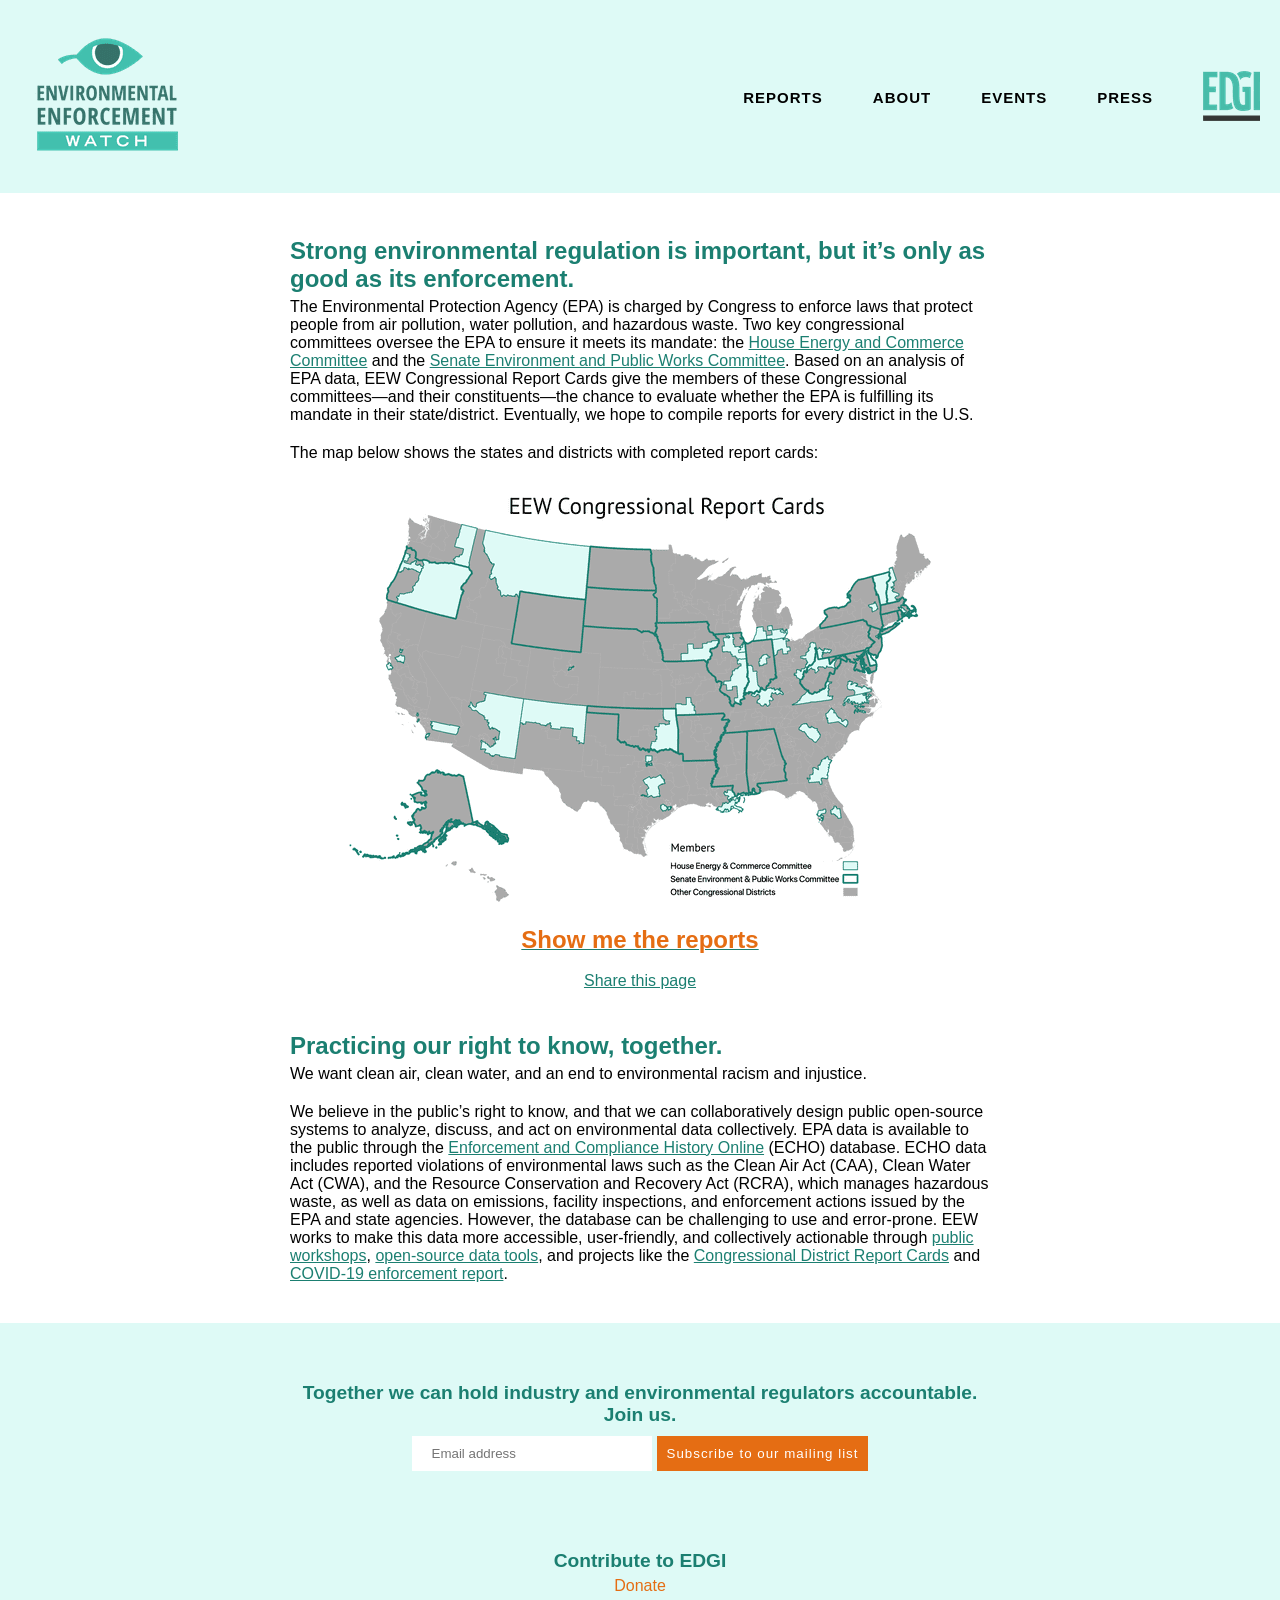
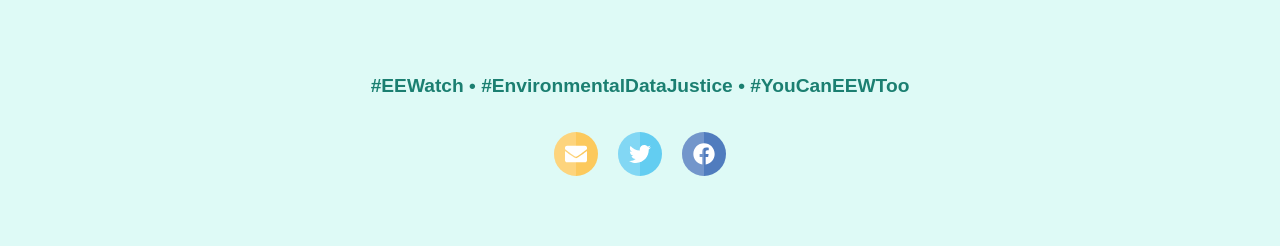
<file: index.html>
<!DOCTYPE html><html lang="en"><head><meta charSet="utf-8"/><meta http-equiv="x-ua-compatible" content="ie=edge"/><meta name="viewport" content="width=device-width, initial-scale=1, shrink-to-fit=no"/><style data-href="/styles.851127333c9728c1b866.css" id="gatsby-global-css">input{color:#2a2a2a;border:none}button,input{padding:1rem 2rem;margin-top:.5rem}button{display:inline-block;padding:1rem;margin-left:.5rem;border:none;background-image:none;background-color:#e56d13;color:#fff;letter-spacing:1px;transition:all .1s linear}button:hover{cursor:pointer;background:darken(#dd0505,15%)}.react-tabs{-webkit-tap-highlight-color:transparent}.react-tabs__tab-list{border-bottom:1px solid #aaa;margin:0 0 10px;padding:0}.react-tabs__tab{display:inline-block;border:1px solid transparent;border-bottom:none;bottom:-1px;position:relative;list-style:none;padding:6px 12px;cursor:pointer}.react-tabs__tab--selected{background:#fff;border-color:#aaa;color:#000;border-radius:5px 5px 0 0}.react-tabs__tab--disabled{color:GrayText;cursor:default}.react-tabs__tab:focus{box-shadow:0 0 5px #0188fe;border-color:#0188fe;outline:none}.react-tabs__tab:focus:after{content:"";position:absolute;height:5px;left:-4px;right:-4px;bottom:-5px;background:#fff}.react-tabs__tab-panel{display:none}.react-tabs__tab-panel--selected{display:block}.congress-module--container--3V65L{position:relative;display:flex;flex-flow:column wrap;width:400px;margin:20px;background-color:#fff}.congress-module--title--31VjE{font:20px sans-serif;font-weight:bolder;margin:7px;background-color:#fff}.congress-module--rep--1u4Kw{width:30px;padding:0 10px}.congress-module--chair--3QEgV,.congress-module--rep--1u4Kw{stroke:#ccc;stroke-width:2px;flex-wrap:wrap;height:50px;margin:2px;color:#fff;text-align:center;display:flex;align-items:center;justify-content:center}.congress-module--chair--3QEgV{width:158px}.congress-module--ranking--39ZAB{stroke:#ccc;stroke-width:2px;flex-wrap:wrap;width:105px;height:50px;margin:2px;color:#fff;text-align:center;display:flex;align-items:center;justify-content:center}.congress-module--repOnHover--2TgYT{outline:2px solid #55c0ad;cursor:pointer}.congress-module--viz--2b3fY{display:flex;flex-flow:row wrap;align-content:flex-start;position:relative;top:0;padding:5px;overflow:visible}.congress-module--unselectable--3vScr{-webkit-touch-callout:none;-webkit-user-select:none;-ms-user-select:none;user-select:none}.congress-module--tip--1y6zu{width:-webkit-fit-content;width:-moz-fit-content;width:fit-content;height:-webkit-fit-content;height:-moz-fit-content;height:fit-content;padding:7px;border:2px solid #55c0ad;white-space:pre-line;z-index:10;background:#fff}</style><meta name="generator" content="Gatsby 2.28.2"/><style data-styled="sdSme hCXlXO cajMKt jWVaeu jRoIXw hvUhmP ccQwRQ" data-styled-version="4.4.1">
/* sc-component-id: sc-bdVaJa */
.sdSme{display:-webkit-box;display:-webkit-flex;display:-ms-flexbox;display:flex;-webkit-box-pack:justify;-webkit-justify-content:space-between;-ms-flex-pack:justify;justify-content:space-between;-webkit-align-items:center;-webkit-box-align:center;-ms-flex-align:center;align-items:center;padding:2rem;background-color:#defaf6;} .sdSme a{color:#000000;-webkit-transition:color 0.2s ease;transition:color 0.2s ease;-webkit-text-decoration:none;text-decoration:none;} .sdSme a:hover{color:#e56d13;} .sdSme,.sdSme gray{color:#;}
/* sc-component-id: sc-bwzfXH */
@media only screen and (max-width:600px){.hCXlXO ul{-webkit-align-items:flex-end;-webkit-box-align:flex-end;-ms-flex-align:flex-end;align-items:flex-end;-webkit-flex-flow:column wrap;-ms-flex-flow:column wrap;flex-flow:column wrap;}.hCXlXO ul li{margin-bottom:1rem;}.hCXlXO .gatsby-image-wrapper{display:none !important;}} @media only screen and (min-width:600px){.hCXlXO ul{-webkit-align-items:center;-webkit-box-align:center;-ms-flex-align:center;align-items:center;}.hCXlXO li{font-size:1.3rem;}.hCXlXO li + li{margin-left:5rem;}.hCXlXO .text{display:none;}} .hCXlXO ul{display:-webkit-box;display:-webkit-flex;display:-ms-flexbox;display:flex;list-style:none;padding:0;} .hCXlXO ul li{margin-top:2px;text-transform:uppercase;font-size:1.5rem;font-weight:550;-webkit-letter-spacing:1px;-moz-letter-spacing:1px;-ms-letter-spacing:1px;letter-spacing:1px;}
/* sc-component-id: sc-htpNat */
.jWVaeu{display:-webkit-box;display:-webkit-flex;display:-ms-flexbox;display:flex;-webkit-box-pack:center;-webkit-justify-content:center;-ms-flex-pack:center;justify-content:center;-webkit-align-items:center;-webkit-box-align:center;-ms-flex-align:center;align-items:center;padding:4rem;background-color:#defaf6;-webkit-flex-flow:column;-ms-flex-flow:column;flex-flow:column;text-align:center;} .jWVaeu #contribute{padding:2rem;margin:4rem;width:400px;-webkit-flex-shrink:1;-ms-flex-negative:1;flex-shrink:1;} .jWVaeu #socials{margin:2rem;} .jWVaeu p{font-weight:700;} .jWVaeu a{color:#e56d13;-webkit-transition:color 0.2s ease;transition:color 0.2s ease;-webkit-text-decoration:none;text-decoration:none;} .jWVaeu a:hover{color:inherit;} .jWVaeu,.jWVaeu gray{color:#;}
/* sc-component-id: sc-bxivhb */
.jRoIXw{display:-webkit-box;display:-webkit-flex;display:-ms-flexbox;display:flex;-webkit-flex-flow:row nowrap;-ms-flex-flow:row nowrap;flex-flow:row nowrap;-webkit-align-items:center;-webkit-box-align:center;-ms-flex-align:center;align-items:center;-webkit-box-pack:center;-webkit-justify-content:center;-ms-flex-pack:center;justify-content:center;margin-left:auto;margin-right:auto;}
/* sc-component-id: sc-ifAKCX */
.hvUhmP{min-width:200px;display:block;color:#2a2a2a;}
/* sc-component-id: sc-global-1192994750 */
html,body,div,span,applet,object,iframe,h1,h2,h3,h4,h5,h6,p,blockquote,pre,a,abbr,acronym,address,big,cite,code,del,dfn,em,img,ins,kbd,q,s,samp,small,strike,strong,sub,sup,tt,var,b,u,i,center,dl,dt,dd,ol,ul,li,fieldset,form,label,legend,table,caption,tbody,tfoot,thead,tr,th,td,article,aside,canvas,details,embed,figure,figcaption,footer,header,hgroup,menu,nav,output,ruby,section,summary,time,mark,audio,video{margin:0;border:0;font-size:100%;vertical-align:baseline;} h1{font-size:150%;font-weight:bold;color:#1B7F71;padding-bottom:0.5rem;padding-top:1em;} h2{font-size:120%;font-weight:bold;color:#1B7F71;padding-bottom:0.5rem;padding-top:1em;} h3{font-size:110%;font-weight:bold;color:#1B7F71;padding-bottom:0.5rem;padding-top:1em;} article,aside,details,figcaption,figure,footer,header,hgroup,menu,nav,section{display:block;} html{font-size:62.5%;} body{font-family:-apple-system,BlinkMacSystemFont,"Segoe UI",Helvetica,Arial,sans-serif,"Apple Color Emoji","Segoe UI Emoji","Segoe UI Symbol";font-size:1.6rem;color:#000;background-color:white;-webkit-text-size-adjust:100%;-webkit-font-smoothing:antialiased;-moz-osx-font-smoothing:grayscale;text-rendering:optimizeLegibility;-webkit-font-feature-settings:"pnum";font-feature-settings:"pnum";font-variant-numeric:proportional-nums;} blockquote,q{quotes:none;} blockquote:before,blockquote:after,q:before,q:after{content:'';content:none;} table{border-collapse:collapse;border-spacing:0;} a{color:#1B7F71;} pre{display:block;padding:2rem;margin-top:4rem;overflow:auto;font-size:85%;line-height:1.45;border-radius:5px;color:#e56d13;border:1px solid #ddd;font-family:"SFMono-Regular",Consolas,"Liberation Mono",Menlo,Courier,monospace;} video{max-width:100%;} p{margin-bottom:2rem;} big{font-size:150%;font-weight:bold;color:#e56d13;}
/* sc-component-id: sc-EHOje */
.cajMKt{padding:2rem 4rem;max-width:700px;margin-left:auto;margin-right:auto;}
/* sc-component-id: sc-bZQynM */
@media only screen and (max-width:600px){.ccQwRQ .react-tabs__tab{width:50px;}} @media only screen and (min-width:600px){.ccQwRQ .react-tabs__tab{-webkit-flex:1 1 auto;-ms-flex:1 1 auto;flex:1 1 auto;max-width:100px;}} .ccQwRQ .react-tabs__tab-list{display:-webkit-box;display:-webkit-flex;display:-ms-flexbox;display:flex;-webkit-box-pack:justify;-webkit-justify-content:space-between;-ms-flex-pack:justify;justify-content:space-between;margin:0;} .ccQwRQ li figure{position:relative;top:50%;-webkit-transform:translateY(-50%);-ms-transform:translateY(-50%);transform:translateY(-50%);} .ccQwRQ .react-tabs__tab--selected{background-color:#defaf6;} .ccQwRQ .react-tabs__tab-panel{background-color:#defaf6;border:1px solid #aaa;border-top:none;padding:1.5rem 2rem;} .ccQwRQ .react-tabs__tab-panel p{margin-bottom:0;}</style><title data-react-helmet="true">Environmental Enforcement Watch: Home</title><link data-react-helmet="true" rel="canonical" href="https://environmentalenforcementwatch.org/"/><link data-react-helmet="true" href="/manifest.json" rel="manifest"/><link data-react-helmet="true" href="/icons/apple-touch-icon-57x57.png" rel="apple-touch-icon" sizes="57x57"/><link data-react-helmet="true" href="/icons/apple-touch-icon-60x60.png" rel="apple-touch-icon" sizes="60x60"/><link data-react-helmet="true" href="/icons/apple-touch-icon-72x72.png" rel="apple-touch-icon" sizes="72x72"/><link data-react-helmet="true" href="/icons/apple-touch-icon-76x76.png" rel="apple-touch-icon" sizes="76x76"/><link data-react-helmet="true" href="/icons/apple-touch-icon-114x114.png" rel="apple-touch-icon" sizes="114x114"/><link data-react-helmet="true" href="/icons/apple-touch-icon-120x120.png" rel="apple-touch-icon" sizes="120x120"/><link data-react-helmet="true" href="/icons/apple-touch-icon-144x144.png" rel="apple-touch-icon" sizes="144x144"/><link data-react-helmet="true" href="/icons/apple-touch-icon-152x152.png" rel="apple-touch-icon" sizes="152x152"/><link data-react-helmet="true" href="/icons/apple-touch-icon-167x167.png" rel="apple-touch-icon" sizes="167x167"/><link data-react-helmet="true" href="/icons/apple-touch-icon-180x180.png" rel="icon" sizes="180x180" type="image/png"/><link data-react-helmet="true" href="/icons/favicon-32x32.png" rel="icon" sizes="32x32" type="image/png"/><link data-react-helmet="true" href="/icons/favicon-16x16.png" rel="icon" sizes="16x16" type="image/png"/><link data-react-helmet="true" rel="shortcut icon" type="image/x-icon" href="favicon.ico"/><meta data-react-helmet="true" content="IE=edge" http-equiv="X-UA-Compatible"/><meta data-react-helmet="true" content="width=device-width,initial-scale=1.0,user-scalable=yes" name="viewport"/><meta data-react-helmet="true" content="Environmental Enforcement Watch" name="apple-mobile-web-app-title"/><meta data-react-helmet="true" content="Environmental Enforcement Watch: Home" property="og:title"/><meta data-react-helmet="true" content="Environmental Enforcement Watch: Home" name="twitter:title"/><meta data-react-helmet="true" content="Practicing our right to know, together." name="description"/><meta data-react-helmet="true" content="Practicing our right to know, together." property="og:description"/><meta data-react-helmet="true" content="Practicing our right to know, together." name="twitter:description"/><meta data-react-helmet="true" content="yes" name="apple-mobile-web-app-capable"/><meta data-react-helmet="true" content="black-translucent" name="apple-mobile-web-app-status-bar-style"/><meta data-react-helmet="true" content="#000" name="theme-color"/><meta data-react-helmet="true" content="Environmental Enforcement Watch" name="application-name"/><meta data-react-helmet="true" content="website" property="og:type"/><meta data-react-helmet="true" content="Environmental Enforcement Watch" property="og:site_name"/><meta data-react-helmet="true" content="summary_large_image" name="twitter:card"/><meta data-react-helmet="true" content="@EEW_Network" name="twitter:site"/><meta data-react-helmet="true" content="@EEW_Network" name="twitter:creator"/><meta data-react-helmet="true" content="Environmental Enforcement Watch: Home" name="twitter:text:title"/><meta data-react-helmet="true" content="https://environmentalenforcementwatch.org/" property="og:url"/><meta data-react-helmet="true" content="https://environmentalenforcementwatch.org/" name="twitter:url"/><meta data-react-helmet="true" content="https://environmentalenforcementwatch.org/social.png" property="og:image"/><meta data-react-helmet="true" content="1024" property="og:image:width"/><meta data-react-helmet="true" content="512" property="og:image:height"/><meta data-react-helmet="true" content="https://environmentalenforcementwatch.org/social.png" name="twitter:image"/><meta data-react-helmet="true" content="1024" name="twitter:image:width"/><meta data-react-helmet="true" content="512" name="twitter:image:height"/><meta data-react-helmet="true" content="https://environmentalenforcementwatch.org/social.png" property="og:image"/><meta data-react-helmet="true" content="1024" property="og:image:width"/><meta data-react-helmet="true" content="512" property="og:image:height"/><meta data-react-helmet="true" content="#000" name="msapplication-TileColor"/><meta data-react-helmet="true" content="/icons/mstile-70x70.png" name="msapplication-square70x70"/><meta data-react-helmet="true" content="/icons/mstile-144x144.png" name="msapplication-square144x144"/><meta data-react-helmet="true" content="/icons/mstile-150x150.png" name="msapplication-square150x150"/><meta data-react-helmet="true" content="/icons/mstile-310x150.png" name="msapplication-wide310x150"/><meta data-react-helmet="true" content="/icons/mstile-310x310.png" name="msapplication-square310x310"/><script data-react-helmet="true" type="application/ld+json">[{"@context":"http://schema.org","@type":"WebSite","url":"https://environmentalenforcementwatch.org/","name":"Environmental Enforcement Watch","alternateName":"Environmental Enforcement Watch"}]</script><script data-react-helmet="true" src="https://secure.actblue.com/cf/assets/actblue.js" async=""></script><script data-react-helmet="true" type="application/ld+json">[{"@context":"http://schema.org","@type":"WebSite","url":"https://environmentalenforcementwatch.org/","name":"Home","alternateName":"Environmental Enforcement Watch: Home"}]</script><script data-react-helmet="true" async="" src="https://www.googletagmanager.com/gtag/js?id=G-S89JKXR1BK"></script><script data-react-helmet="true">
        window.dataLayer = window.dataLayer || [];
        function gtag(){dataLayer.push(arguments);}
        gtag('js', new Date());
        gtag('config', "G-S89JKXR1BK");
      </script><link rel="icon" href="/favicon-32x32.png?v=211f6b0160bab61b70bb893449cc301e" type="image/png"/><link rel="manifest" href="/manifest.webmanifest" crossorigin="use-credentials"/><meta name="theme-color" content="#1B7F71"/><link rel="apple-touch-icon" sizes="48x48" href="/icons/icon-48x48.png?v=211f6b0160bab61b70bb893449cc301e"/><link rel="apple-touch-icon" sizes="72x72" href="/icons/icon-72x72.png?v=211f6b0160bab61b70bb893449cc301e"/><link rel="apple-touch-icon" sizes="96x96" href="/icons/icon-96x96.png?v=211f6b0160bab61b70bb893449cc301e"/><link rel="apple-touch-icon" sizes="144x144" href="/icons/icon-144x144.png?v=211f6b0160bab61b70bb893449cc301e"/><link rel="apple-touch-icon" sizes="192x192" href="/icons/icon-192x192.png?v=211f6b0160bab61b70bb893449cc301e"/><link rel="apple-touch-icon" sizes="256x256" href="/icons/icon-256x256.png?v=211f6b0160bab61b70bb893449cc301e"/><link rel="apple-touch-icon" sizes="384x384" href="/icons/icon-384x384.png?v=211f6b0160bab61b70bb893449cc301e"/><link rel="apple-touch-icon" sizes="512x512" href="/icons/icon-512x512.png?v=211f6b0160bab61b70bb893449cc301e"/><link rel="sitemap" type="application/xml" href="/sitemap.xml"/><style type="text/css">
    .anchor.before {
      position: absolute;
      top: 0;
      left: 0;
      transform: translateX(-100%);
      padding-right: 4px;
    }
    .anchor.after {
      display: inline-block;
      padding-left: 4px;
    }
    h1 .anchor svg,
    h2 .anchor svg,
    h3 .anchor svg,
    h4 .anchor svg,
    h5 .anchor svg,
    h6 .anchor svg {
      visibility: hidden;
    }
    h1:hover .anchor svg,
    h2:hover .anchor svg,
    h3:hover .anchor svg,
    h4:hover .anchor svg,
    h5:hover .anchor svg,
    h6:hover .anchor svg,
    h1 .anchor:focus svg,
    h2 .anchor:focus svg,
    h3 .anchor:focus svg,
    h4 .anchor:focus svg,
    h5 .anchor:focus svg,
    h6 .anchor:focus svg {
      visibility: visible;
    }
  </style><script>
    document.addEventListener("DOMContentLoaded", function(event) {
      var hash = window.decodeURI(location.hash.replace('#', ''))
      if (hash !== '') {
        var element = document.getElementById(hash)
        if (element) {
          var scrollTop = window.pageYOffset || document.documentElement.scrollTop || document.body.scrollTop
          var clientTop = document.documentElement.clientTop || document.body.clientTop || 0
          var offset = element.getBoundingClientRect().top + scrollTop - clientTop
          // Wait for the browser to finish rendering before scrolling.
          setTimeout((function() {
            window.scrollTo(0, offset - 0)
          }), 0)
        }
      }
    })
  </script><link as="script" rel="preload" href="/webpack-runtime-0bb987a326cf061d200b.js"/><link as="script" rel="preload" href="/framework-093277442ae50afb9478.js"/><link as="script" rel="preload" href="/app-e3657d940ddbfcd6321c.js"/><link as="script" rel="preload" href="/styles-7d4153d260c0197f0043.js"/><link as="script" rel="preload" href="/1bfc9850-0e5e1bb21ff7ce1169bc.js"/><link as="script" rel="preload" href="/4f41a045741744803247f65aff5ad1fe201cf8a1-67c18761f7e3ebc54424.js"/><link as="script" rel="preload" href="/component---src-pages-index-js-810624b8549603631310.js"/><link as="fetch" rel="preload" href="/page-data/index/page-data.json" crossorigin="anonymous"/><link as="fetch" rel="preload" href="/page-data/sq/d/1711471402.json" crossorigin="anonymous"/><link as="fetch" rel="preload" href="/page-data/sq/d/2459348571.json" crossorigin="anonymous"/><link as="fetch" rel="preload" href="/page-data/sq/d/3682878853.json" crossorigin="anonymous"/><link as="fetch" rel="preload" href="/page-data/sq/d/806416311.json" crossorigin="anonymous"/><link as="fetch" rel="preload" href="/page-data/app-data.json" crossorigin="anonymous"/></head><body><div id="___gatsby"><div style="outline:none" tabindex="-1" id="gatsby-focus-wrapper"><div><div><div><header class="sc-bdVaJa sdSme"><a aria-current="page" class="" href="/"><div class=" gatsby-image-wrapper" style="position:relative;overflow:hidden;display:inline-block;width:175px;height:149px"><img aria-hidden="true" src="[data-uri]" alt="EEW Logo" style="position:absolute;top:0;left:0;width:100%;height:100%;object-fit:cover;object-position:center;opacity:1;transition-delay:500ms"/><noscript><picture><source srcset="/static/bf7ebd06042a6474924e9b35fcf4d374/d4144/eew-logo.png 1x,
/static/bf7ebd06042a6474924e9b35fcf4d374/90171/eew-logo.png 1.5x,
/static/bf7ebd06042a6474924e9b35fcf4d374/a5370/eew-logo.png 2x" /><img loading="lazy" width="175" height="149" srcset="/static/bf7ebd06042a6474924e9b35fcf4d374/d4144/eew-logo.png 1x,
/static/bf7ebd06042a6474924e9b35fcf4d374/90171/eew-logo.png 1.5x,
/static/bf7ebd06042a6474924e9b35fcf4d374/a5370/eew-logo.png 2x" src="/static/bf7ebd06042a6474924e9b35fcf4d374/d4144/eew-logo.png" alt="EEW Logo" style="position:absolute;top:0;left:0;opacity:1;width:100%;height:100%;object-fit:cover;object-position:center"/></picture></noscript></div></a><nav class="sc-bwzfXH hCXlXO"><ul><li><a href="/reports">Reports</a></li><li><a href="/about">About</a></li><li><a href="/events">Events</a></li><li><a href="/press">Press</a></li><li><a href="https://www.envirodatagov.org"><div class="text">EDGI</div><div class=" gatsby-image-wrapper" style="position:relative;overflow:hidden;display:inline-block;width:57px;height:50px"><img aria-hidden="true" src="[data-uri]" alt="EDGI Logo" style="position:absolute;top:0;left:0;width:100%;height:100%;object-fit:cover;object-position:center;opacity:1;transition-delay:500ms"/><noscript><picture><source srcset="/static/dbe6f91a153d278e7ce0cba0571228bd/ff907/edgi-sq-logo.png 1x,
/static/dbe6f91a153d278e7ce0cba0571228bd/77150/edgi-sq-logo.png 1.5x,
/static/dbe6f91a153d278e7ce0cba0571228bd/6c838/edgi-sq-logo.png 2x" /><img loading="lazy" width="57" height="50" srcset="/static/dbe6f91a153d278e7ce0cba0571228bd/ff907/edgi-sq-logo.png 1x,
/static/dbe6f91a153d278e7ce0cba0571228bd/77150/edgi-sq-logo.png 1.5x,
/static/dbe6f91a153d278e7ce0cba0571228bd/6c838/edgi-sq-logo.png 2x" src="/static/dbe6f91a153d278e7ce0cba0571228bd/ff907/edgi-sq-logo.png" alt="EDGI Logo" style="position:absolute;top:0;left:0;opacity:1;width:100%;height:100%;object-fit:cover;object-position:center"/></picture></noscript></div></a></li></ul></nav></header></div><div class="sc-EHOje cajMKt"><div><!--This is the main content file to edit for this page. It is embedded in src/pages/index.js, which adds additional content-->
<h1 id="strong-environmental-regulation-is-important-but-its-only-as-good-as-its-enforcement" style="position:relative;">Strong environmental regulation is important, but it’s only as good as its enforcement.<a href="#strong-environmental-regulation-is-important-but-its-only-as-good-as-its-enforcement" aria-label="strong environmental regulation is important but its only as good as its enforcement permalink" class="anchor after"><svg aria-hidden="true" focusable="false" height="16" version="1.1" viewBox="0 0 16 16" width="16"><path fill-rule="evenodd" d="M4 9h1v1H4c-1.5 0-3-1.69-3-3.5S2.55 3 4 3h4c1.45 0 3 1.69 3 3.5 0 1.41-.91 2.72-2 3.25V8.59c.58-.45 1-1.27 1-2.09C10 5.22 8.98 4 8 4H4c-.98 0-2 1.22-2 2.5S3 9 4 9zm9-3h-1v1h1c1 0 2 1.22 2 2.5S13.98 12 13 12H9c-.98 0-2-1.22-2-2.5 0-.83.42-1.64 1-2.09V6.25c-1.09.53-2 1.84-2 3.25C6 11.31 7.55 13 9 13h4c1.45 0 3-1.69 3-3.5S14.5 6 13 6z"></path></svg></a></h1>
<p>The Environmental Protection Agency (EPA) is charged by Congress to enforce laws that protect people from air pollution, water pollution, and hazardous waste. Two key congressional committees oversee the EPA to ensure it meets its mandate: the <a href="https://energycommerce.house.gov/" target=_blank rel=noopener >House Energy and Commerce Committee</a> and the <a href="https://www.epw.senate.gov/public/" target=_blank rel=noopener >Senate Environment and Public Works Committee</a>. Based on an analysis of EPA data, EEW Congressional Report Cards give the members of these Congressional committees—and their constituents—the chance to evaluate whether the EPA is fulfilling its mandate in their state/district. Eventually, we hope to compile reports for every district in the U.S.</p>
<p>The map below shows the states and districts with completed report cards:</p>
<p><a href="/reports" title="EEW&#x27;s Reports Page"><span
      class="gatsby-resp-image-wrapper"
      style="position: relative; display: block; margin-left: auto; margin-right: auto; max-width: 600px; "
    >
      <span
    class="gatsby-resp-image-background-image"
    style="padding-bottom: 70.66666666666667%; position: relative; bottom: 0; left: 0; background-image: url('[data-uri]'); background-size: cover; display: block;"
  ></span>
  <img
        class="gatsby-resp-image-image"
        alt="Map of representatives on EPA oversight committees, covered by EEW Congressional Report Cards project"
        title="Map of representatives on EPA oversight committees, covered by EEW Congressional Report Cards project"
        src="/static/1feb4bbc18d765ec6cdb6040183e2820/0a47e/eew-map.png"
        srcset="/static/1feb4bbc18d765ec6cdb6040183e2820/8a4e8/eew-map.png 150w,
/static/1feb4bbc18d765ec6cdb6040183e2820/5a46d/eew-map.png 300w,
/static/1feb4bbc18d765ec6cdb6040183e2820/0a47e/eew-map.png 600w,
/static/1feb4bbc18d765ec6cdb6040183e2820/1cfc2/eew-map.png 900w,
/static/1feb4bbc18d765ec6cdb6040183e2820/c1b63/eew-map.png 1200w,
/static/1feb4bbc18d765ec6cdb6040183e2820/876e5/eew-map.png 3507w"
        sizes="(max-width: 600px) 100vw, 600px"
        style="width:100%;height:100%;margin:0;vertical-align:middle;position:absolute;top:0;left:0;"
        loading="lazy"
      />
    </span></a></p>
<center><a href="/reports"><big>Show me the reports</big></a></center>
<br />
<!--handy encoder if you want to change the tweet text: https://meyerweb.com/eric/tools/dencoder/ -->
<center><a href="https://twitter.com/intent/tweet?text=EPA%20is%20overseen%20by%20two%20congressional%20committees.%20%40EnviroDGI%20took%20a%20look%20at%20environmental%20enforcement%20in%20committee%20members%27%20home%20districts%3A%20environmentalenforcementwatch.org%20%23EEWatch" target=_blank rel=noopener >Share this page</a></center>
<br />
<h1 id="practicing-our-right-to-know-together" style="position:relative;">Practicing our right to know, together.<a href="#practicing-our-right-to-know-together" aria-label="practicing our right to know together permalink" class="anchor after"><svg aria-hidden="true" focusable="false" height="16" version="1.1" viewBox="0 0 16 16" width="16"><path fill-rule="evenodd" d="M4 9h1v1H4c-1.5 0-3-1.69-3-3.5S2.55 3 4 3h4c1.45 0 3 1.69 3 3.5 0 1.41-.91 2.72-2 3.25V8.59c.58-.45 1-1.27 1-2.09C10 5.22 8.98 4 8 4H4c-.98 0-2 1.22-2 2.5S3 9 4 9zm9-3h-1v1h1c1 0 2 1.22 2 2.5S13.98 12 13 12H9c-.98 0-2-1.22-2-2.5 0-.83.42-1.64 1-2.09V6.25c-1.09.53-2 1.84-2 3.25C6 11.31 7.55 13 9 13h4c1.45 0 3-1.69 3-3.5S14.5 6 13 6z"></path></svg></a></h1>
<p>We want clean air, clean water, and an end to environmental racism and injustice. </p>
<p>We believe in the public’s right to know, and that we can collaboratively design public open-source systems to analyze, discuss, and act on environmental data collectively. EPA data is available to the public through the <a href="https://echo.epa.gov/" target=_blank rel=noopener >Enforcement and Compliance History Online</a> (ECHO) database. ECHO data includes reported violations of environmental laws such as the Clean Air Act (CAA), Clean Water Act (CWA), and the Resource Conservation and Recovery Act (RCRA), which manages hazardous waste, as well as data on emissions, facility inspections, and enforcement actions issued by the EPA and state agencies. However, the database can be challenging to use and error-prone. EEW works to make this data more accessible, user-friendly, and collectively actionable through <a href="/events">public workshops</a>, <a href="https://github.com/edgi-govdata-archiving" target=_blank rel=noopener >open-source data tools</a>, and projects like the <a href="/reports">Congressional District Report Cards</a> and <a href="https://envirodatagov.org/more-permission-to-pollute-the-decline-of-epa-enforcement-and-industry-compliance-during-covid/" target=_blank rel=noopener >COVID-19 enforcement report</a>.</p></div></div><footer class="sc-htpNat jWVaeu"><div id="get-involved"><form><h2>Together we can hold industry and environmental regulators accountable.<br/>Join us.</h2><div class="sc-bxivhb jRoIXw"><input type="email" aria-label="Email address" name="email" placeholder="Email address" class="sc-ifAKCX hvUhmP"/><button type="submit">Subscribe to our mailing list</button></div></form></div><div id="contribute"><h2>Contribute to EDGI</h2><div data-ab-button="true" data-ab-token="MtYXR6eU4AKeV3oqqj3pdmuK" data-ab-amounts="5,10,25,50,100,250,n" data-ab-style="background-color: #4FBBA9;"><a href="https://secure.actblue.com/donate/edgi_eew">Donate</a></div></div><div id="hashtags"><h2>#EEWatch • #EnvironmentalDataJustice • #YouCanEEWToo</h2></div><div id="EDGI-logo"></div><div id="socials"><div class="css-1qq1qhc"><div class=" rcs-buttons"><button class="css-12x30ry rcs-button" aria-label="Share on Email"><svg stroke="currentColor" fill="currentColor" stroke-width="0" viewBox="0 0 512 512" height="1em" width="1em" xmlns="http://www.w3.org/2000/svg"><path d="M502.3 190.8c3.9-3.1 9.7-.2 9.7 4.7V400c0 26.5-21.5 48-48 48H48c-26.5 0-48-21.5-48-48V195.6c0-5 5.7-7.8 9.7-4.7 22.4 17.4 52.1 39.5 154.1 113.6 21.1 15.4 56.7 47.8 92.2 47.6 35.7.3 72-32.8 92.3-47.6 102-74.1 131.6-96.3 154-113.7zM256 320c23.2.4 56.6-29.2 73.4-41.4 132.7-96.3 142.8-104.7 173.4-128.7 5.8-4.5 9.2-11.5 9.2-18.9v-19c0-26.5-21.5-48-48-48H48C21.5 64 0 85.5 0 112v19c0 7.4 3.4 14.3 9.2 18.9 30.6 23.9 40.7 32.4 173.4 128.7 16.8 12.2 50.2 41.8 73.4 41.4z"></path></svg></button><button class="css-1vbh74l rcs-button" aria-label="Share on Twitter"><svg stroke="currentColor" fill="currentColor" stroke-width="0" viewBox="0 0 512 512" height="1em" width="1em" xmlns="http://www.w3.org/2000/svg"><path d="M459.37 151.716c.325 4.548.325 9.097.325 13.645 0 138.72-105.583 298.558-298.558 298.558-59.452 0-114.68-17.219-161.137-47.106 8.447.974 16.568 1.299 25.34 1.299 49.055 0 94.213-16.568 130.274-44.832-46.132-.975-84.792-31.188-98.112-72.772 6.498.974 12.995 1.624 19.818 1.624 9.421 0 18.843-1.3 27.614-3.573-48.081-9.747-84.143-51.98-84.143-102.985v-1.299c13.969 7.797 30.214 12.67 47.431 13.319-28.264-18.843-46.781-51.005-46.781-87.391 0-19.492 5.197-37.36 14.294-52.954 51.655 63.675 129.3 105.258 216.365 109.807-1.624-7.797-2.599-15.918-2.599-24.04 0-57.828 46.782-104.934 104.934-104.934 30.213 0 57.502 12.67 76.67 33.137 23.715-4.548 46.456-13.32 66.599-25.34-7.798 24.366-24.366 44.833-46.132 57.827 21.117-2.273 41.584-8.122 60.426-16.243-14.292 20.791-32.161 39.308-52.628 54.253z"></path></svg></button><button class="css-1ynib7a rcs-button" aria-label="Share on Facebook"><svg stroke="currentColor" fill="currentColor" stroke-width="0" viewBox="0 0 512 512" height="1em" width="1em" xmlns="http://www.w3.org/2000/svg"><path d="M504 256C504 119 393 8 256 8S8 119 8 256c0 123.78 90.69 226.38 209.25 245V327.69h-63V256h63v-54.64c0-62.15 37-96.48 93.67-96.48 27.14 0 55.52 4.84 55.52 4.84v61h-31.28c-30.8 0-40.41 19.12-40.41 38.73V256h68.78l-11 71.69h-57.78V501C413.31 482.38 504 379.78 504 256z"></path></svg></button></div></div></div></footer></div></div></div><div id="gatsby-announcer" style="position:absolute;top:0;width:1px;height:1px;padding:0;overflow:hidden;clip:rect(0, 0, 0, 0);white-space:nowrap;border:0" aria-live="assertive" aria-atomic="true"></div></div><script id="gatsby-script-loader">/*<![CDATA[*/window.pagePath="/";/*]]>*/</script><script id="gatsby-chunk-mapping">/*<![CDATA[*/window.___chunkMapping={"polyfill":["/polyfill-25b73876df0a2c080a82.js"],"app":["/app-e3657d940ddbfcd6321c.js"],"component---node-modules-gatsby-plugin-offline-app-shell-js":["/component---node-modules-gatsby-plugin-offline-app-shell-js-1019110dddd354e6e07c.js"],"component---src-pages-404-js":["/component---src-pages-404-js-476bf108261aee73250d.js"],"component---src-pages-about-js":["/component---src-pages-about-js-f5a8346987d6978b4293.js"],"component---src-pages-events-js":["/component---src-pages-events-js-4fd74c48a3d008304b6f.js"],"component---src-pages-index-js":["/component---src-pages-index-js-810624b8549603631310.js"],"component---src-pages-press-js":["/component---src-pages-press-js-09d24c33d05b204df43a.js"],"component---src-pages-reports-js":["/component---src-pages-reports-js-4f9b58ddc95a1807764b.js"]};/*]]>*/</script><script src="/polyfill-25b73876df0a2c080a82.js" nomodule=""></script><script src="/component---src-pages-index-js-810624b8549603631310.js" async=""></script><script src="/4f41a045741744803247f65aff5ad1fe201cf8a1-67c18761f7e3ebc54424.js" async=""></script><script src="/1bfc9850-0e5e1bb21ff7ce1169bc.js" async=""></script><script src="/styles-7d4153d260c0197f0043.js" async=""></script><script src="/app-e3657d940ddbfcd6321c.js" async=""></script><script src="/framework-093277442ae50afb9478.js" async=""></script><script src="/webpack-runtime-0bb987a326cf061d200b.js" async=""></script></body></html>
</file>
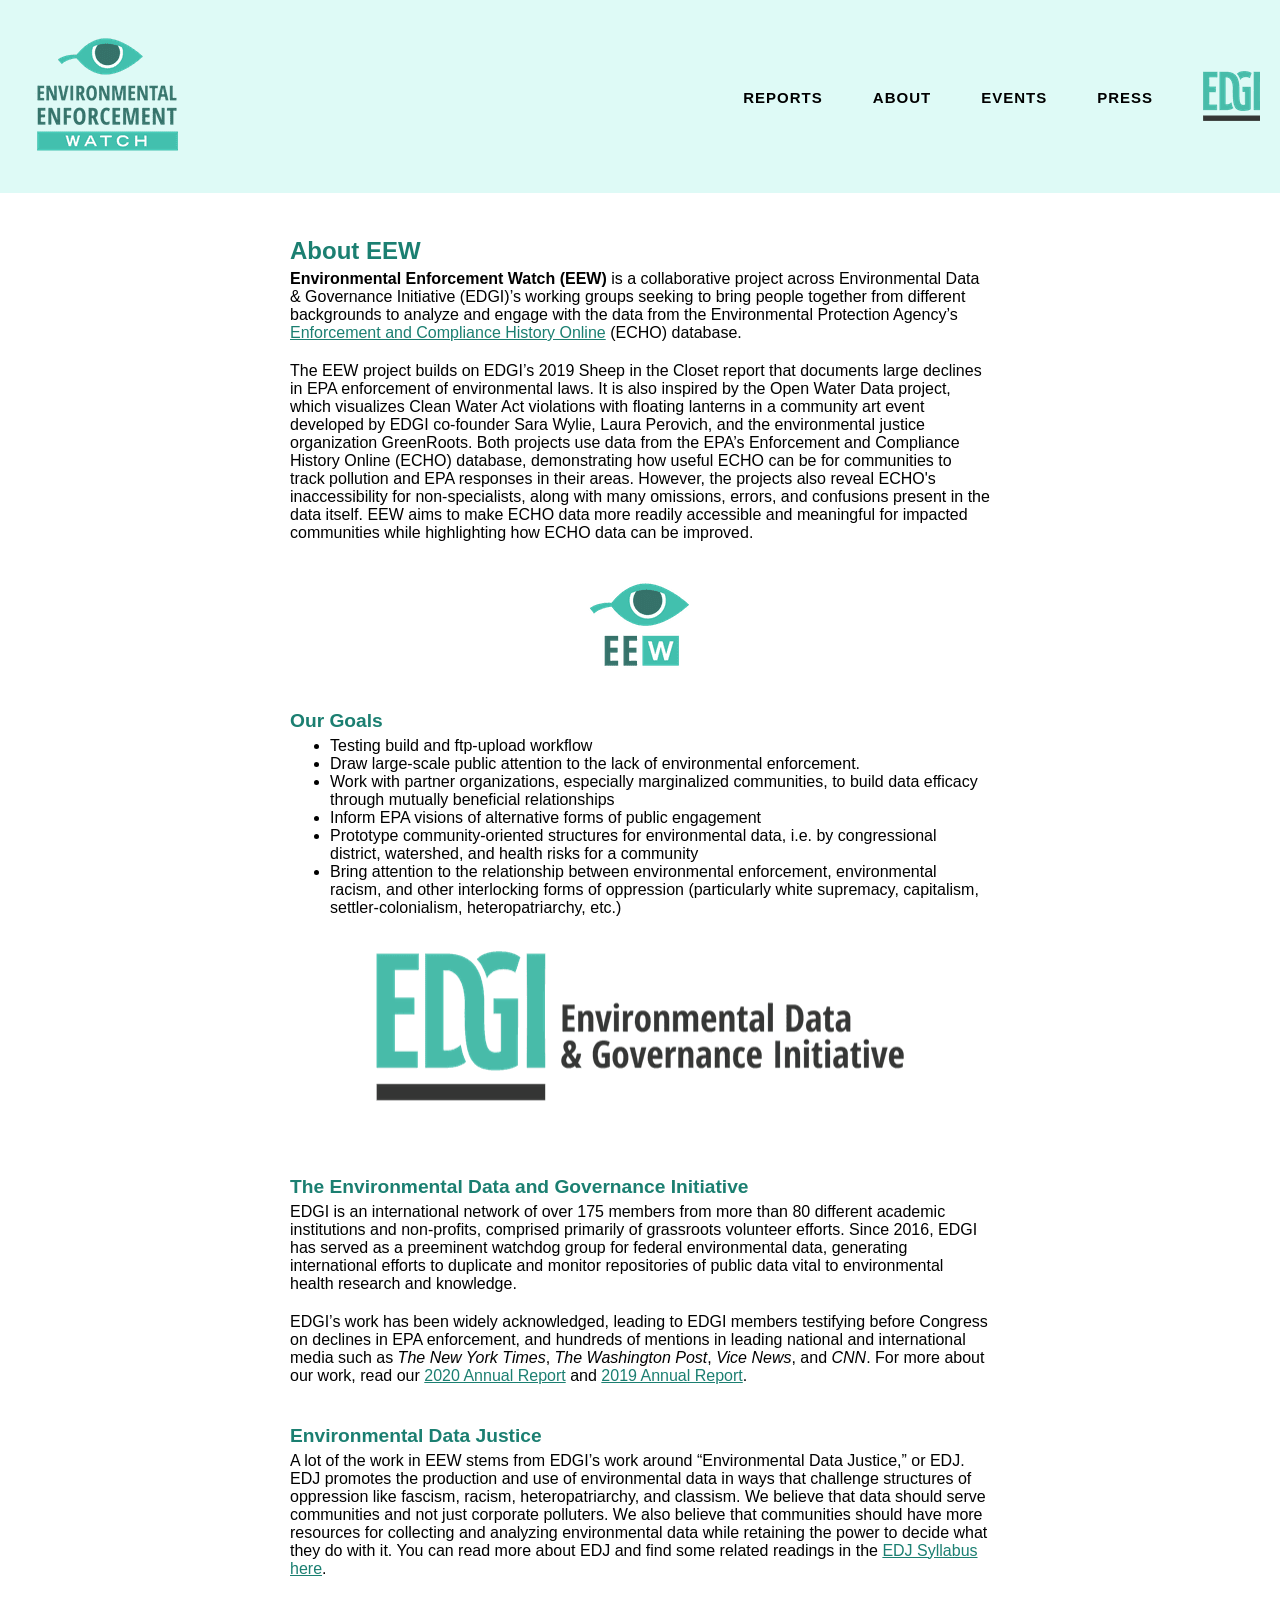
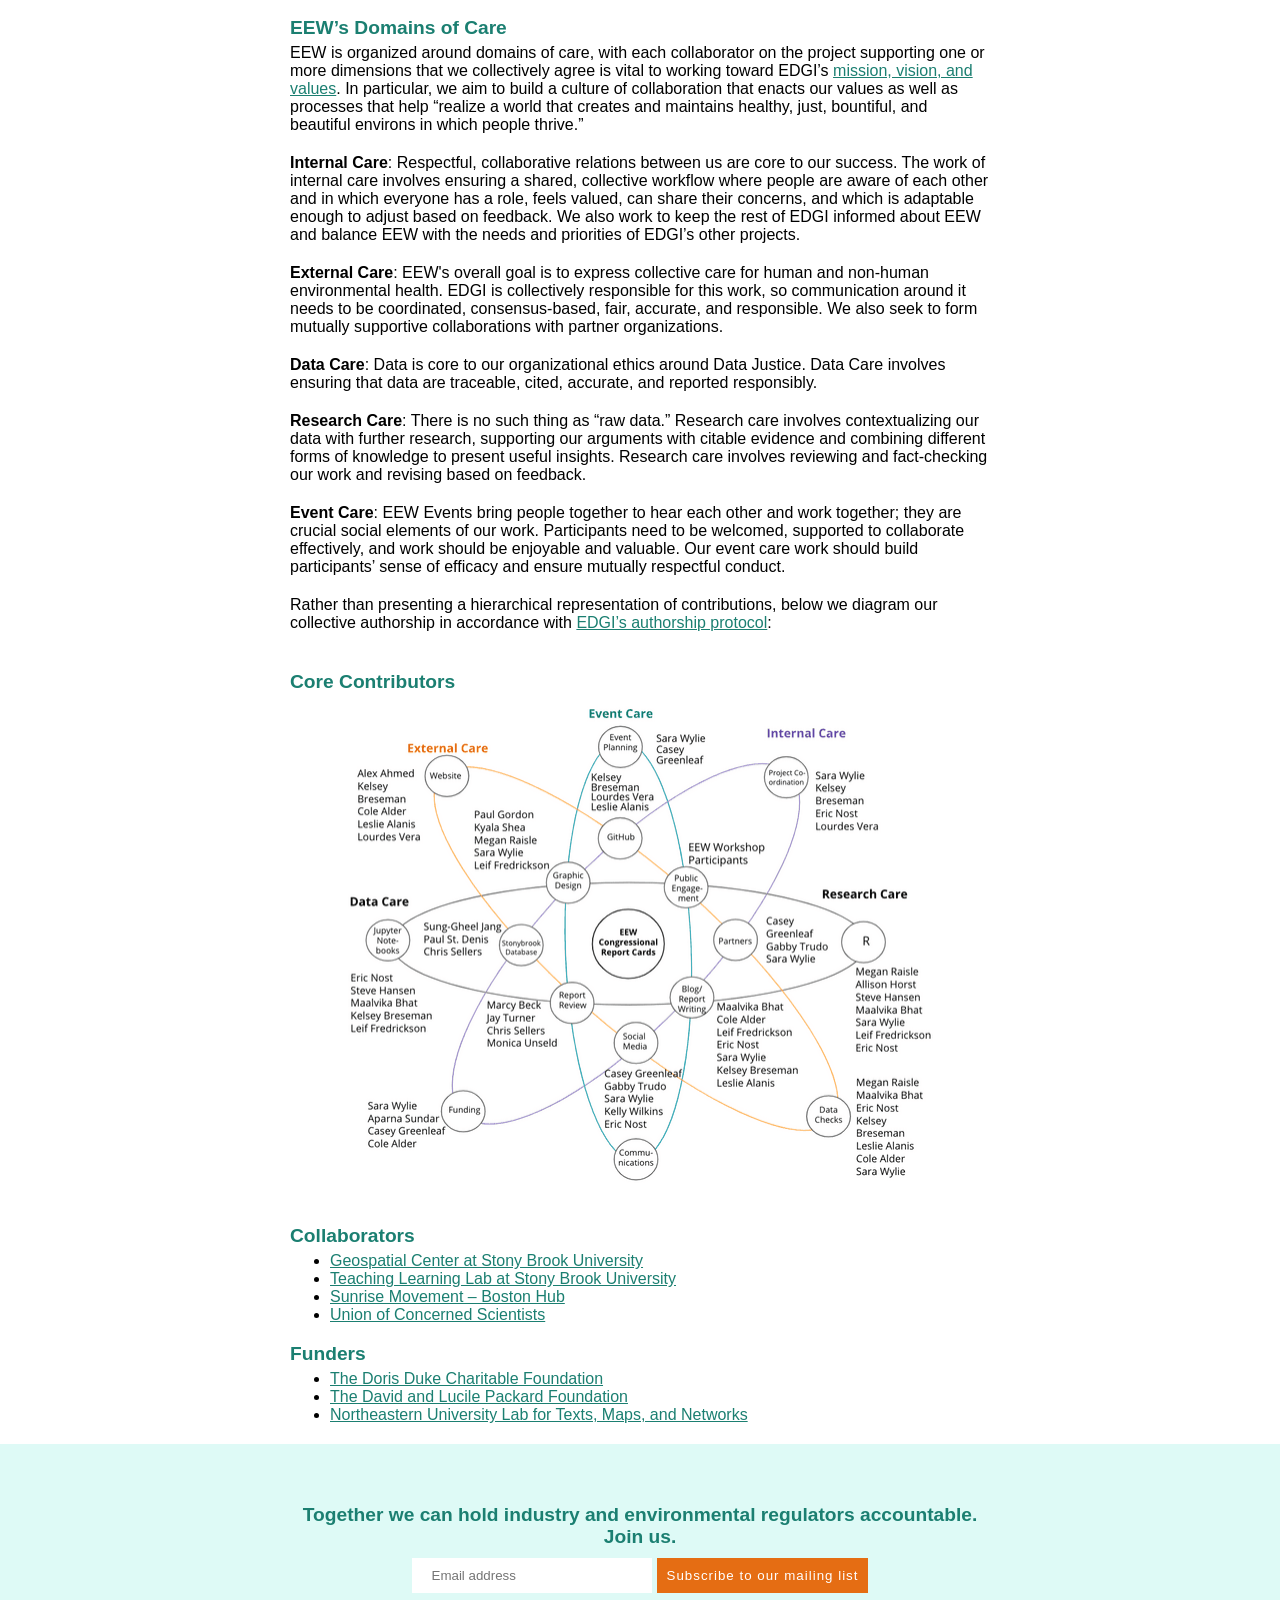
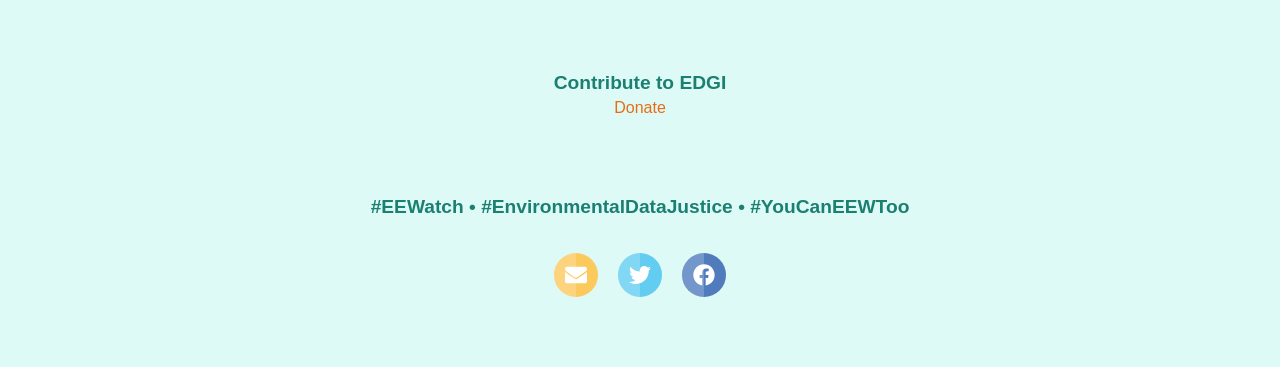
<file: about/index.html>
<!DOCTYPE html><html lang="en"><head><meta charSet="utf-8"/><meta http-equiv="x-ua-compatible" content="ie=edge"/><meta name="viewport" content="width=device-width, initial-scale=1, shrink-to-fit=no"/><style data-href="/styles.851127333c9728c1b866.css" id="gatsby-global-css">input{color:#2a2a2a;border:none}button,input{padding:1rem 2rem;margin-top:.5rem}button{display:inline-block;padding:1rem;margin-left:.5rem;border:none;background-image:none;background-color:#e56d13;color:#fff;letter-spacing:1px;transition:all .1s linear}button:hover{cursor:pointer;background:darken(#dd0505,15%)}.react-tabs{-webkit-tap-highlight-color:transparent}.react-tabs__tab-list{border-bottom:1px solid #aaa;margin:0 0 10px;padding:0}.react-tabs__tab{display:inline-block;border:1px solid transparent;border-bottom:none;bottom:-1px;position:relative;list-style:none;padding:6px 12px;cursor:pointer}.react-tabs__tab--selected{background:#fff;border-color:#aaa;color:#000;border-radius:5px 5px 0 0}.react-tabs__tab--disabled{color:GrayText;cursor:default}.react-tabs__tab:focus{box-shadow:0 0 5px #0188fe;border-color:#0188fe;outline:none}.react-tabs__tab:focus:after{content:"";position:absolute;height:5px;left:-4px;right:-4px;bottom:-5px;background:#fff}.react-tabs__tab-panel{display:none}.react-tabs__tab-panel--selected{display:block}.congress-module--container--3V65L{position:relative;display:flex;flex-flow:column wrap;width:400px;margin:20px;background-color:#fff}.congress-module--title--31VjE{font:20px sans-serif;font-weight:bolder;margin:7px;background-color:#fff}.congress-module--rep--1u4Kw{width:30px;padding:0 10px}.congress-module--chair--3QEgV,.congress-module--rep--1u4Kw{stroke:#ccc;stroke-width:2px;flex-wrap:wrap;height:50px;margin:2px;color:#fff;text-align:center;display:flex;align-items:center;justify-content:center}.congress-module--chair--3QEgV{width:158px}.congress-module--ranking--39ZAB{stroke:#ccc;stroke-width:2px;flex-wrap:wrap;width:105px;height:50px;margin:2px;color:#fff;text-align:center;display:flex;align-items:center;justify-content:center}.congress-module--repOnHover--2TgYT{outline:2px solid #55c0ad;cursor:pointer}.congress-module--viz--2b3fY{display:flex;flex-flow:row wrap;align-content:flex-start;position:relative;top:0;padding:5px;overflow:visible}.congress-module--unselectable--3vScr{-webkit-touch-callout:none;-webkit-user-select:none;-ms-user-select:none;user-select:none}.congress-module--tip--1y6zu{width:-webkit-fit-content;width:-moz-fit-content;width:fit-content;height:-webkit-fit-content;height:-moz-fit-content;height:fit-content;padding:7px;border:2px solid #55c0ad;white-space:pre-line;z-index:10;background:#fff}</style><meta name="generator" content="Gatsby 2.28.2"/><style data-styled="sdSme hCXlXO cajMKt jWVaeu jRoIXw hvUhmP" data-styled-version="4.4.1">
/* sc-component-id: sc-bdVaJa */
.sdSme{display:-webkit-box;display:-webkit-flex;display:-ms-flexbox;display:flex;-webkit-box-pack:justify;-webkit-justify-content:space-between;-ms-flex-pack:justify;justify-content:space-between;-webkit-align-items:center;-webkit-box-align:center;-ms-flex-align:center;align-items:center;padding:2rem;background-color:#defaf6;} .sdSme a{color:#000000;-webkit-transition:color 0.2s ease;transition:color 0.2s ease;-webkit-text-decoration:none;text-decoration:none;} .sdSme a:hover{color:#e56d13;} .sdSme,.sdSme gray{color:#;}
/* sc-component-id: sc-bwzfXH */
@media only screen and (max-width:600px){.hCXlXO ul{-webkit-align-items:flex-end;-webkit-box-align:flex-end;-ms-flex-align:flex-end;align-items:flex-end;-webkit-flex-flow:column wrap;-ms-flex-flow:column wrap;flex-flow:column wrap;}.hCXlXO ul li{margin-bottom:1rem;}.hCXlXO .gatsby-image-wrapper{display:none !important;}} @media only screen and (min-width:600px){.hCXlXO ul{-webkit-align-items:center;-webkit-box-align:center;-ms-flex-align:center;align-items:center;}.hCXlXO li{font-size:1.3rem;}.hCXlXO li + li{margin-left:5rem;}.hCXlXO .text{display:none;}} .hCXlXO ul{display:-webkit-box;display:-webkit-flex;display:-ms-flexbox;display:flex;list-style:none;padding:0;} .hCXlXO ul li{margin-top:2px;text-transform:uppercase;font-size:1.5rem;font-weight:550;-webkit-letter-spacing:1px;-moz-letter-spacing:1px;-ms-letter-spacing:1px;letter-spacing:1px;}
/* sc-component-id: sc-htpNat */
.jWVaeu{display:-webkit-box;display:-webkit-flex;display:-ms-flexbox;display:flex;-webkit-box-pack:center;-webkit-justify-content:center;-ms-flex-pack:center;justify-content:center;-webkit-align-items:center;-webkit-box-align:center;-ms-flex-align:center;align-items:center;padding:4rem;background-color:#defaf6;-webkit-flex-flow:column;-ms-flex-flow:column;flex-flow:column;text-align:center;} .jWVaeu #contribute{padding:2rem;margin:4rem;width:400px;-webkit-flex-shrink:1;-ms-flex-negative:1;flex-shrink:1;} .jWVaeu #socials{margin:2rem;} .jWVaeu p{font-weight:700;} .jWVaeu a{color:#e56d13;-webkit-transition:color 0.2s ease;transition:color 0.2s ease;-webkit-text-decoration:none;text-decoration:none;} .jWVaeu a:hover{color:inherit;} .jWVaeu,.jWVaeu gray{color:#;}
/* sc-component-id: sc-bxivhb */
.jRoIXw{display:-webkit-box;display:-webkit-flex;display:-ms-flexbox;display:flex;-webkit-flex-flow:row nowrap;-ms-flex-flow:row nowrap;flex-flow:row nowrap;-webkit-align-items:center;-webkit-box-align:center;-ms-flex-align:center;align-items:center;-webkit-box-pack:center;-webkit-justify-content:center;-ms-flex-pack:center;justify-content:center;margin-left:auto;margin-right:auto;}
/* sc-component-id: sc-ifAKCX */
.hvUhmP{min-width:200px;display:block;color:#2a2a2a;}
/* sc-component-id: sc-global-1192994750 */
html,body,div,span,applet,object,iframe,h1,h2,h3,h4,h5,h6,p,blockquote,pre,a,abbr,acronym,address,big,cite,code,del,dfn,em,img,ins,kbd,q,s,samp,small,strike,strong,sub,sup,tt,var,b,u,i,center,dl,dt,dd,ol,ul,li,fieldset,form,label,legend,table,caption,tbody,tfoot,thead,tr,th,td,article,aside,canvas,details,embed,figure,figcaption,footer,header,hgroup,menu,nav,output,ruby,section,summary,time,mark,audio,video{margin:0;border:0;font-size:100%;vertical-align:baseline;} h1{font-size:150%;font-weight:bold;color:#1B7F71;padding-bottom:0.5rem;padding-top:1em;} h2{font-size:120%;font-weight:bold;color:#1B7F71;padding-bottom:0.5rem;padding-top:1em;} h3{font-size:110%;font-weight:bold;color:#1B7F71;padding-bottom:0.5rem;padding-top:1em;} article,aside,details,figcaption,figure,footer,header,hgroup,menu,nav,section{display:block;} html{font-size:62.5%;} body{font-family:-apple-system,BlinkMacSystemFont,"Segoe UI",Helvetica,Arial,sans-serif,"Apple Color Emoji","Segoe UI Emoji","Segoe UI Symbol";font-size:1.6rem;color:#000;background-color:white;-webkit-text-size-adjust:100%;-webkit-font-smoothing:antialiased;-moz-osx-font-smoothing:grayscale;text-rendering:optimizeLegibility;-webkit-font-feature-settings:"pnum";font-feature-settings:"pnum";font-variant-numeric:proportional-nums;} blockquote,q{quotes:none;} blockquote:before,blockquote:after,q:before,q:after{content:'';content:none;} table{border-collapse:collapse;border-spacing:0;} a{color:#1B7F71;} pre{display:block;padding:2rem;margin-top:4rem;overflow:auto;font-size:85%;line-height:1.45;border-radius:5px;color:#e56d13;border:1px solid #ddd;font-family:"SFMono-Regular",Consolas,"Liberation Mono",Menlo,Courier,monospace;} video{max-width:100%;} p{margin-bottom:2rem;} big{font-size:150%;font-weight:bold;color:#e56d13;}
/* sc-component-id: sc-EHOje */
.cajMKt{padding:2rem 4rem;max-width:700px;margin-left:auto;margin-right:auto;}</style><title data-react-helmet="true">Environmental Enforcement Watch: About EEW</title><link data-react-helmet="true" rel="canonical" href="https://environmentalenforcementwatch.org/about/"/><link data-react-helmet="true" href="/manifest.json" rel="manifest"/><link data-react-helmet="true" href="/icons/apple-touch-icon-57x57.png" rel="apple-touch-icon" sizes="57x57"/><link data-react-helmet="true" href="/icons/apple-touch-icon-60x60.png" rel="apple-touch-icon" sizes="60x60"/><link data-react-helmet="true" href="/icons/apple-touch-icon-72x72.png" rel="apple-touch-icon" sizes="72x72"/><link data-react-helmet="true" href="/icons/apple-touch-icon-76x76.png" rel="apple-touch-icon" sizes="76x76"/><link data-react-helmet="true" href="/icons/apple-touch-icon-114x114.png" rel="apple-touch-icon" sizes="114x114"/><link data-react-helmet="true" href="/icons/apple-touch-icon-120x120.png" rel="apple-touch-icon" sizes="120x120"/><link data-react-helmet="true" href="/icons/apple-touch-icon-144x144.png" rel="apple-touch-icon" sizes="144x144"/><link data-react-helmet="true" href="/icons/apple-touch-icon-152x152.png" rel="apple-touch-icon" sizes="152x152"/><link data-react-helmet="true" href="/icons/apple-touch-icon-167x167.png" rel="apple-touch-icon" sizes="167x167"/><link data-react-helmet="true" href="/icons/apple-touch-icon-180x180.png" rel="icon" sizes="180x180" type="image/png"/><link data-react-helmet="true" href="/icons/favicon-32x32.png" rel="icon" sizes="32x32" type="image/png"/><link data-react-helmet="true" href="/icons/favicon-16x16.png" rel="icon" sizes="16x16" type="image/png"/><link data-react-helmet="true" rel="shortcut icon" type="image/x-icon" href="favicon.ico"/><meta data-react-helmet="true" content="IE=edge" http-equiv="X-UA-Compatible"/><meta data-react-helmet="true" content="width=device-width,initial-scale=1.0,user-scalable=yes" name="viewport"/><meta data-react-helmet="true" content="Environmental Enforcement Watch" name="apple-mobile-web-app-title"/><meta data-react-helmet="true" content="Environmental Enforcement Watch: About EEW" property="og:title"/><meta data-react-helmet="true" content="Environmental Enforcement Watch: About EEW" name="twitter:title"/><meta data-react-helmet="true" content="Practicing our right to know, together." name="description"/><meta data-react-helmet="true" content="Practicing our right to know, together." property="og:description"/><meta data-react-helmet="true" content="Practicing our right to know, together." name="twitter:description"/><meta data-react-helmet="true" content="yes" name="apple-mobile-web-app-capable"/><meta data-react-helmet="true" content="black-translucent" name="apple-mobile-web-app-status-bar-style"/><meta data-react-helmet="true" content="#000" name="theme-color"/><meta data-react-helmet="true" content="Environmental Enforcement Watch" name="application-name"/><meta data-react-helmet="true" content="website" property="og:type"/><meta data-react-helmet="true" content="Environmental Enforcement Watch" property="og:site_name"/><meta data-react-helmet="true" content="summary_large_image" name="twitter:card"/><meta data-react-helmet="true" content="@EEW_Network" name="twitter:site"/><meta data-react-helmet="true" content="@EEW_Network" name="twitter:creator"/><meta data-react-helmet="true" content="Environmental Enforcement Watch: About EEW" name="twitter:text:title"/><meta data-react-helmet="true" content="https://environmentalenforcementwatch.org/about/" property="og:url"/><meta data-react-helmet="true" content="https://environmentalenforcementwatch.org/about/" name="twitter:url"/><meta data-react-helmet="true" content="https://environmentalenforcementwatch.org/social.png" property="og:image"/><meta data-react-helmet="true" content="1024" property="og:image:width"/><meta data-react-helmet="true" content="512" property="og:image:height"/><meta data-react-helmet="true" content="https://environmentalenforcementwatch.org/social.png" name="twitter:image"/><meta data-react-helmet="true" content="1024" name="twitter:image:width"/><meta data-react-helmet="true" content="512" name="twitter:image:height"/><meta data-react-helmet="true" content="https://environmentalenforcementwatch.org/social.png" property="og:image"/><meta data-react-helmet="true" content="1024" property="og:image:width"/><meta data-react-helmet="true" content="512" property="og:image:height"/><meta data-react-helmet="true" content="#000" name="msapplication-TileColor"/><meta data-react-helmet="true" content="/icons/mstile-70x70.png" name="msapplication-square70x70"/><meta data-react-helmet="true" content="/icons/mstile-144x144.png" name="msapplication-square144x144"/><meta data-react-helmet="true" content="/icons/mstile-150x150.png" name="msapplication-square150x150"/><meta data-react-helmet="true" content="/icons/mstile-310x150.png" name="msapplication-wide310x150"/><meta data-react-helmet="true" content="/icons/mstile-310x310.png" name="msapplication-square310x310"/><script data-react-helmet="true" type="application/ld+json">[{"@context":"http://schema.org","@type":"WebSite","url":"https://environmentalenforcementwatch.org/about/","name":"Environmental Enforcement Watch","alternateName":"Environmental Enforcement Watch"}]</script><script data-react-helmet="true" src="https://secure.actblue.com/cf/assets/actblue.js" async=""></script><script data-react-helmet="true" type="application/ld+json">[{"@context":"http://schema.org","@type":"WebSite","url":"https://environmentalenforcementwatch.org/about/","name":"About EEW","alternateName":"Environmental Enforcement Watch: About EEW"},{"@context":"http://schema.org","@type":"BreadcrumbList","itemListElement":[{"@type":"ListItem","position":1,"item":{"@id":"https://environmentalenforcementwatch.org","name":"Environmental Enforcement Watch"}},{"@type":"ListItem","position":2,"item":{"@id":"https://environmentalenforcementwatch.org/about/","name":"About EEW"}}]}]</script><script data-react-helmet="true" async="" src="https://www.googletagmanager.com/gtag/js?id=G-S89JKXR1BK"></script><script data-react-helmet="true">
        window.dataLayer = window.dataLayer || [];
        function gtag(){dataLayer.push(arguments);}
        gtag('js', new Date());
        gtag('config', "G-S89JKXR1BK");
      </script><link rel="icon" href="/favicon-32x32.png?v=211f6b0160bab61b70bb893449cc301e" type="image/png"/><link rel="manifest" href="/manifest.webmanifest" crossorigin="use-credentials"/><meta name="theme-color" content="#1B7F71"/><link rel="apple-touch-icon" sizes="48x48" href="/icons/icon-48x48.png?v=211f6b0160bab61b70bb893449cc301e"/><link rel="apple-touch-icon" sizes="72x72" href="/icons/icon-72x72.png?v=211f6b0160bab61b70bb893449cc301e"/><link rel="apple-touch-icon" sizes="96x96" href="/icons/icon-96x96.png?v=211f6b0160bab61b70bb893449cc301e"/><link rel="apple-touch-icon" sizes="144x144" href="/icons/icon-144x144.png?v=211f6b0160bab61b70bb893449cc301e"/><link rel="apple-touch-icon" sizes="192x192" href="/icons/icon-192x192.png?v=211f6b0160bab61b70bb893449cc301e"/><link rel="apple-touch-icon" sizes="256x256" href="/icons/icon-256x256.png?v=211f6b0160bab61b70bb893449cc301e"/><link rel="apple-touch-icon" sizes="384x384" href="/icons/icon-384x384.png?v=211f6b0160bab61b70bb893449cc301e"/><link rel="apple-touch-icon" sizes="512x512" href="/icons/icon-512x512.png?v=211f6b0160bab61b70bb893449cc301e"/><link rel="sitemap" type="application/xml" href="/sitemap.xml"/><style type="text/css">
    .anchor.before {
      position: absolute;
      top: 0;
      left: 0;
      transform: translateX(-100%);
      padding-right: 4px;
    }
    .anchor.after {
      display: inline-block;
      padding-left: 4px;
    }
    h1 .anchor svg,
    h2 .anchor svg,
    h3 .anchor svg,
    h4 .anchor svg,
    h5 .anchor svg,
    h6 .anchor svg {
      visibility: hidden;
    }
    h1:hover .anchor svg,
    h2:hover .anchor svg,
    h3:hover .anchor svg,
    h4:hover .anchor svg,
    h5:hover .anchor svg,
    h6:hover .anchor svg,
    h1 .anchor:focus svg,
    h2 .anchor:focus svg,
    h3 .anchor:focus svg,
    h4 .anchor:focus svg,
    h5 .anchor:focus svg,
    h6 .anchor:focus svg {
      visibility: visible;
    }
  </style><script>
    document.addEventListener("DOMContentLoaded", function(event) {
      var hash = window.decodeURI(location.hash.replace('#', ''))
      if (hash !== '') {
        var element = document.getElementById(hash)
        if (element) {
          var scrollTop = window.pageYOffset || document.documentElement.scrollTop || document.body.scrollTop
          var clientTop = document.documentElement.clientTop || document.body.clientTop || 0
          var offset = element.getBoundingClientRect().top + scrollTop - clientTop
          // Wait for the browser to finish rendering before scrolling.
          setTimeout((function() {
            window.scrollTo(0, offset - 0)
          }), 0)
        }
      }
    })
  </script><link as="script" rel="preload" href="/webpack-runtime-0bb987a326cf061d200b.js"/><link as="script" rel="preload" href="/framework-093277442ae50afb9478.js"/><link as="script" rel="preload" href="/app-e3657d940ddbfcd6321c.js"/><link as="script" rel="preload" href="/styles-7d4153d260c0197f0043.js"/><link as="script" rel="preload" href="/1bfc9850-0e5e1bb21ff7ce1169bc.js"/><link as="script" rel="preload" href="/4f41a045741744803247f65aff5ad1fe201cf8a1-67c18761f7e3ebc54424.js"/><link as="script" rel="preload" href="/component---src-pages-about-js-f5a8346987d6978b4293.js"/><link as="fetch" rel="preload" href="/page-data/about/page-data.json" crossorigin="anonymous"/><link as="fetch" rel="preload" href="/page-data/sq/d/1711471402.json" crossorigin="anonymous"/><link as="fetch" rel="preload" href="/page-data/sq/d/2459348571.json" crossorigin="anonymous"/><link as="fetch" rel="preload" href="/page-data/sq/d/3682878853.json" crossorigin="anonymous"/><link as="fetch" rel="preload" href="/page-data/sq/d/806416311.json" crossorigin="anonymous"/><link as="fetch" rel="preload" href="/page-data/app-data.json" crossorigin="anonymous"/></head><body><div id="___gatsby"><div style="outline:none" tabindex="-1" id="gatsby-focus-wrapper"><div><div><div><header class="sc-bdVaJa sdSme"><a href="/"><div class=" gatsby-image-wrapper" style="position:relative;overflow:hidden;display:inline-block;width:175px;height:149px"><img aria-hidden="true" src="[data-uri]" alt="EEW Logo" style="position:absolute;top:0;left:0;width:100%;height:100%;object-fit:cover;object-position:center;opacity:1;transition-delay:500ms"/><noscript><picture><source srcset="/static/bf7ebd06042a6474924e9b35fcf4d374/d4144/eew-logo.png 1x,
/static/bf7ebd06042a6474924e9b35fcf4d374/90171/eew-logo.png 1.5x,
/static/bf7ebd06042a6474924e9b35fcf4d374/a5370/eew-logo.png 2x" /><img loading="lazy" width="175" height="149" srcset="/static/bf7ebd06042a6474924e9b35fcf4d374/d4144/eew-logo.png 1x,
/static/bf7ebd06042a6474924e9b35fcf4d374/90171/eew-logo.png 1.5x,
/static/bf7ebd06042a6474924e9b35fcf4d374/a5370/eew-logo.png 2x" src="/static/bf7ebd06042a6474924e9b35fcf4d374/d4144/eew-logo.png" alt="EEW Logo" style="position:absolute;top:0;left:0;opacity:1;width:100%;height:100%;object-fit:cover;object-position:center"/></picture></noscript></div></a><nav class="sc-bwzfXH hCXlXO"><ul><li><a href="/reports">Reports</a></li><li><a href="/about">About</a></li><li><a href="/events">Events</a></li><li><a href="/press">Press</a></li><li><a href="https://www.envirodatagov.org"><div class="text">EDGI</div><div class=" gatsby-image-wrapper" style="position:relative;overflow:hidden;display:inline-block;width:57px;height:50px"><img aria-hidden="true" src="[data-uri]" alt="EDGI Logo" style="position:absolute;top:0;left:0;width:100%;height:100%;object-fit:cover;object-position:center;opacity:1;transition-delay:500ms"/><noscript><picture><source srcset="/static/dbe6f91a153d278e7ce0cba0571228bd/ff907/edgi-sq-logo.png 1x,
/static/dbe6f91a153d278e7ce0cba0571228bd/77150/edgi-sq-logo.png 1.5x,
/static/dbe6f91a153d278e7ce0cba0571228bd/6c838/edgi-sq-logo.png 2x" /><img loading="lazy" width="57" height="50" srcset="/static/dbe6f91a153d278e7ce0cba0571228bd/ff907/edgi-sq-logo.png 1x,
/static/dbe6f91a153d278e7ce0cba0571228bd/77150/edgi-sq-logo.png 1.5x,
/static/dbe6f91a153d278e7ce0cba0571228bd/6c838/edgi-sq-logo.png 2x" src="/static/dbe6f91a153d278e7ce0cba0571228bd/ff907/edgi-sq-logo.png" alt="EDGI Logo" style="position:absolute;top:0;left:0;opacity:1;width:100%;height:100%;object-fit:cover;object-position:center"/></picture></noscript></div></a></li></ul></nav></header></div><div class="sc-EHOje cajMKt"><h1>About EEW</h1><div><!--This snippet goes above the main content in `about-content.md` in this folder-->
<p><strong>Environmental Enforcement Watch (EEW)</strong> is a collaborative project across Environmental Data &#x26; Governance Initiative (EDGI)’s working groups seeking to bring people together from different backgrounds to analyze and engage with the data from the Environmental Protection Agency’s <a href="https://echo.epa.gov/" target=_blank rel=noopener >Enforcement and Compliance History Online</a> (ECHO) database.</p>
<p>The EEW project builds on EDGI’s 2019 Sheep in the Closet report that documents large declines in EPA enforcement of environmental laws. It is also inspired by the Open Water Data project, which visualizes Clean Water Act violations with floating lanterns in a community art event developed by EDGI co-founder Sara Wylie, Laura Perovich, and the environmental justice organization GreenRoots. Both projects use data from the EPA’s Enforcement and Compliance History Online (ECHO) database, demonstrating how useful ECHO can be for communities to track pollution and EPA responses in their areas. However, the projects also reveal ECHO's inaccessibility for non-specialists, along with many omissions, errors, and confusions present in the data itself. EEW aims to make ECHO data more readily accessible and meaningful for impacted communities while highlighting how ECHO data can be improved.</p></div><center><div class=" gatsby-image-wrapper" style="position:relative;overflow:hidden;display:inline-block;width:125px;height:125px"><img aria-hidden="true" src="[data-uri]" alt="" style="position:absolute;top:0;left:0;width:100%;height:100%;object-fit:cover;object-position:center;opacity:1;transition-delay:500ms"/><noscript><picture><source srcset="/static/211f6b0160bab61b70bb893449cc301e/905ea/eew-icon-web.png 1x,
/static/211f6b0160bab61b70bb893449cc301e/f26d1/eew-icon-web.png 1.5x,
/static/211f6b0160bab61b70bb893449cc301e/1b5b9/eew-icon-web.png 2x" /><img loading="lazy" width="125" height="125" srcset="/static/211f6b0160bab61b70bb893449cc301e/905ea/eew-icon-web.png 1x,
/static/211f6b0160bab61b70bb893449cc301e/f26d1/eew-icon-web.png 1.5x,
/static/211f6b0160bab61b70bb893449cc301e/1b5b9/eew-icon-web.png 2x" src="/static/211f6b0160bab61b70bb893449cc301e/905ea/eew-icon-web.png" alt="" style="position:absolute;top:0;left:0;opacity:1;width:100%;height:100%;object-fit:cover;object-position:center"/></picture></noscript></div></center><div><!--This is the main content file to edit for this page. It is embedded in src/pages/about.js. The page title comes from the .json in this same folder.-->
<!--The text at the top of this page is pulled from `eew-desc.md` in this folder-->
<h2 id="our-goals" style="position:relative;">Our Goals<a href="#our-goals" aria-label="our goals permalink" class="anchor after"><svg aria-hidden="true" focusable="false" height="16" version="1.1" viewBox="0 0 16 16" width="16"><path fill-rule="evenodd" d="M4 9h1v1H4c-1.5 0-3-1.69-3-3.5S2.55 3 4 3h4c1.45 0 3 1.69 3 3.5 0 1.41-.91 2.72-2 3.25V8.59c.58-.45 1-1.27 1-2.09C10 5.22 8.98 4 8 4H4c-.98 0-2 1.22-2 2.5S3 9 4 9zm9-3h-1v1h1c1 0 2 1.22 2 2.5S13.98 12 13 12H9c-.98 0-2-1.22-2-2.5 0-.83.42-1.64 1-2.09V6.25c-1.09.53-2 1.84-2 3.25C6 11.31 7.55 13 9 13h4c1.45 0 3-1.69 3-3.5S14.5 6 13 6z"></path></svg></a></h2>
<ul>
<li>Testing build and ftp-upload workflow</li>
<li>Draw large-scale public attention to the lack of environmental enforcement.</li>
<li>Work with partner organizations, especially marginalized communities, to build data efficacy through mutually beneficial relationships</li>
<li>Inform EPA visions of alternative forms of public engagement</li>
<li>Prototype community-oriented structures for environmental data, i.e. by congressional district, watershed, and health risks for a community</li>
<li>Bring attention to the relationship between environmental enforcement, environmental racism, and other interlocking forms of oppression (particularly white supremacy, capitalism, settler-colonialism, heteropatriarchy, etc.)</li>
</ul>
<p><span
      class="gatsby-resp-image-wrapper"
      style="position: relative; display: block; margin-left: auto; margin-right: auto; max-width: 600px; "
    >
      <a
    class="gatsby-resp-image-link"
    href="/static/7d9c6fc570ac68ba09490863863fe628/294fc/EDGI-logo.png"
    style="display: block"
    target="_blank"
    rel="noopener"
  >
    <span
    class="gatsby-resp-image-background-image"
    style="padding-bottom: 36.66666666666667%; position: relative; bottom: 0; left: 0; background-image: url('[data-uri]'); background-size: cover; display: block;"
  ></span>
  <img
        class="gatsby-resp-image-image"
        alt="Environmental Data and Governance Initiative logo"
        title="Environmental Data and Governance Initiative logo"
        src="/static/7d9c6fc570ac68ba09490863863fe628/0a47e/EDGI-logo.png"
        srcset="/static/7d9c6fc570ac68ba09490863863fe628/8a4e8/EDGI-logo.png 150w,
/static/7d9c6fc570ac68ba09490863863fe628/5a46d/EDGI-logo.png 300w,
/static/7d9c6fc570ac68ba09490863863fe628/0a47e/EDGI-logo.png 600w,
/static/7d9c6fc570ac68ba09490863863fe628/1cfc2/EDGI-logo.png 900w,
/static/7d9c6fc570ac68ba09490863863fe628/c1b63/EDGI-logo.png 1200w,
/static/7d9c6fc570ac68ba09490863863fe628/294fc/EDGI-logo.png 4500w"
        sizes="(max-width: 600px) 100vw, 600px"
        style="width:100%;height:100%;margin:0;vertical-align:middle;position:absolute;top:0;left:0;"
        loading="lazy"
      />
  </a>
    </span></p>
<h2 id="the-environmental-data-and-governance-initiative" style="position:relative;">The Environmental Data and Governance Initiative<a href="#the-environmental-data-and-governance-initiative" aria-label="the environmental data and governance initiative permalink" class="anchor after"><svg aria-hidden="true" focusable="false" height="16" version="1.1" viewBox="0 0 16 16" width="16"><path fill-rule="evenodd" d="M4 9h1v1H4c-1.5 0-3-1.69-3-3.5S2.55 3 4 3h4c1.45 0 3 1.69 3 3.5 0 1.41-.91 2.72-2 3.25V8.59c.58-.45 1-1.27 1-2.09C10 5.22 8.98 4 8 4H4c-.98 0-2 1.22-2 2.5S3 9 4 9zm9-3h-1v1h1c1 0 2 1.22 2 2.5S13.98 12 13 12H9c-.98 0-2-1.22-2-2.5 0-.83.42-1.64 1-2.09V6.25c-1.09.53-2 1.84-2 3.25C6 11.31 7.55 13 9 13h4c1.45 0 3-1.69 3-3.5S14.5 6 13 6z"></path></svg></a></h2>
<p>EDGI is an international network of over 175 members from more than 80 different academic institutions and non-profits, comprised primarily of grassroots volunteer efforts. Since 2016, EDGI has served as a preeminent watchdog group for federal environmental data, generating international efforts to duplicate and monitor repositories of public data vital to environmental health research and knowledge.</p>
<p>EDGI’s work has been widely acknowledged, leading to EDGI members testifying before Congress on declines in EPA enforcement, and hundreds of mentions in leading national and international media such as <em>The New York Times</em>, <em>The Washington Post</em>, <em>Vice News</em>, and <em>CNN</em>. For more about our work, read our <a href="https://envirodatagov.org/publication/edgi-annual-report-2020/" target=_blank rel=noopener >2020 Annual Report</a> and <a href="https://envirodatagov.org/publication/edgi-annual-report-2019/" target=_blank rel=noopener >2019 Annual Report</a>. </p>
<h2 id="environmental-data-justice" style="position:relative;">Environmental Data Justice<a href="#environmental-data-justice" aria-label="environmental data justice permalink" class="anchor after"><svg aria-hidden="true" focusable="false" height="16" version="1.1" viewBox="0 0 16 16" width="16"><path fill-rule="evenodd" d="M4 9h1v1H4c-1.5 0-3-1.69-3-3.5S2.55 3 4 3h4c1.45 0 3 1.69 3 3.5 0 1.41-.91 2.72-2 3.25V8.59c.58-.45 1-1.27 1-2.09C10 5.22 8.98 4 8 4H4c-.98 0-2 1.22-2 2.5S3 9 4 9zm9-3h-1v1h1c1 0 2 1.22 2 2.5S13.98 12 13 12H9c-.98 0-2-1.22-2-2.5 0-.83.42-1.64 1-2.09V6.25c-1.09.53-2 1.84-2 3.25C6 11.31 7.55 13 9 13h4c1.45 0 3-1.69 3-3.5S14.5 6 13 6z"></path></svg></a></h2>
<p>A lot of the work in EEW stems from EDGI’s work around “Environmental Data Justice,” or EDJ. EDJ promotes the production and use of environmental data in ways that challenge structures of oppression like fascism, racism, heteropatriarchy, and classism. We believe that data should serve communities and not just corporate polluters. We also believe that communities should have more resources for collecting and analyzing environmental data while retaining the power to decide what they do with it. You can read more about EDJ and find some related readings in the <a href="https://drive.google.com/drive/folders/1F0N3NOxcZBmlDW57IyAnSTQ8XZtESEn1" target=_blank rel=noopener >EDJ Syllabus here</a>.</p>
<h2 id="eews-domains-of-care" style="position:relative;">EEW’s Domains of Care<a href="#eews-domains-of-care" aria-label="eews domains of care permalink" class="anchor after"><svg aria-hidden="true" focusable="false" height="16" version="1.1" viewBox="0 0 16 16" width="16"><path fill-rule="evenodd" d="M4 9h1v1H4c-1.5 0-3-1.69-3-3.5S2.55 3 4 3h4c1.45 0 3 1.69 3 3.5 0 1.41-.91 2.72-2 3.25V8.59c.58-.45 1-1.27 1-2.09C10 5.22 8.98 4 8 4H4c-.98 0-2 1.22-2 2.5S3 9 4 9zm9-3h-1v1h1c1 0 2 1.22 2 2.5S13.98 12 13 12H9c-.98 0-2-1.22-2-2.5 0-.83.42-1.64 1-2.09V6.25c-1.09.53-2 1.84-2 3.25C6 11.31 7.55 13 9 13h4c1.45 0 3-1.69 3-3.5S14.5 6 13 6z"></path></svg></a></h2>
<p>EEW is organized around domains of care, with each collaborator on the project supporting one or more dimensions that we collectively agree is vital to working toward EDGI’s <a href="https://envirodatagov.org/about/mission-vision-values/#:~:text=EDGI%20fosters%20the%20stewardship%20and,enable%20government%20and%20industry%20accountability." target=_blank rel=noopener >mission, vision, and values</a>. In particular, we aim to build a culture of collaboration that enacts our values as well as processes that help “realize a world that creates and maintains healthy, just, bountiful, and beautiful environs in which people thrive.” </p>
<p><strong>Internal Care</strong>: Respectful, collaborative relations between us are core to our success. The work of internal care involves ensuring a shared, collective workflow where people are aware of each other and in which everyone has a role, feels valued, can share their concerns, and which is adaptable enough to adjust based on feedback. We also work to keep the rest of EDGI informed about EEW and balance EEW with the needs and priorities of EDGI’s other projects.</p>
<p><strong>External Care</strong>: EEW's overall goal is to express collective care for human and non-human environmental health. EDGI is collectively responsible for this work, so communication around it needs to be coordinated, consensus-based, fair, accurate, and responsible. We also seek to form mutually supportive collaborations with partner organizations.</p>
<p><strong>Data Care</strong>: Data is core to our organizational ethics around Data Justice. Data Care involves ensuring that data are traceable, cited, accurate, and reported responsibly.</p>
<p><strong>Research Care</strong>: There is no such thing as “raw data.” Research care involves contextualizing our data with further research, supporting our arguments with citable evidence and combining different forms of knowledge to present useful insights. Research care involves reviewing and fact-checking our work and revising based on feedback.</p>
<p><strong>Event Care</strong>: EEW Events bring people together to hear each other and work together; they are crucial social elements of our work. Participants need to be welcomed, supported to collaborate effectively, and work should be enjoyable and valuable. Our event care work should build participants’ sense of efficacy and ensure mutually respectful conduct.</p>
<p>Rather than presenting a hierarchical representation of contributions, below we diagram our collective authorship in accordance with <a href="https://docs.google.com/document/d/1SZeIVuJ4kjosq9GXTx8AauEF4RJYOftYyuPsj68kVck/edit#heading=h.k0ozbm3wj762" target=_blank rel=noopener >EDGI’s authorship protocol</a>: </p>
<h2 id="core-contributors" style="position:relative;">Core Contributors<a href="#core-contributors" aria-label="core contributors permalink" class="anchor after"><svg aria-hidden="true" focusable="false" height="16" version="1.1" viewBox="0 0 16 16" width="16"><path fill-rule="evenodd" d="M4 9h1v1H4c-1.5 0-3-1.69-3-3.5S2.55 3 4 3h4c1.45 0 3 1.69 3 3.5 0 1.41-.91 2.72-2 3.25V8.59c.58-.45 1-1.27 1-2.09C10 5.22 8.98 4 8 4H4c-.98 0-2 1.22-2 2.5S3 9 4 9zm9-3h-1v1h1c1 0 2 1.22 2 2.5S13.98 12 13 12H9c-.98 0-2-1.22-2-2.5 0-.83.42-1.64 1-2.09V6.25c-1.09.53-2 1.84-2 3.25C6 11.31 7.55 13 9 13h4c1.45 0 3-1.69 3-3.5S14.5 6 13 6z"></path></svg></a></h2>
<p><span
      class="gatsby-resp-image-wrapper"
      style="position: relative; display: block; margin-left: auto; margin-right: auto; max-width: 600px; "
    >
      <a
    class="gatsby-resp-image-link"
    href="/static/4145c0e335a7014537f21e447e79031f/302a4/EEW-Authorship.png"
    style="display: block"
    target="_blank"
    rel="noopener"
  >
    <span
    class="gatsby-resp-image-background-image"
    style="padding-bottom: 81.33333333333333%; position: relative; bottom: 0; left: 0; background-image: url('[data-uri]'); background-size: cover; display: block;"
  ></span>
  <img
        class="gatsby-resp-image-image"
        alt="Diagram listing the names of core contributors on the EEW project, arranged by fields of care (data care, external care, event care, internal care, and research care)"
        title="Diagram listing the names of core contributors on the EEW project, arranged by fields of care (data care, external care, event care, internal care, and research care)"
        src="/static/4145c0e335a7014537f21e447e79031f/0a47e/EEW-Authorship.png"
        srcset="/static/4145c0e335a7014537f21e447e79031f/8a4e8/EEW-Authorship.png 150w,
/static/4145c0e335a7014537f21e447e79031f/5a46d/EEW-Authorship.png 300w,
/static/4145c0e335a7014537f21e447e79031f/0a47e/EEW-Authorship.png 600w,
/static/4145c0e335a7014537f21e447e79031f/1cfc2/EEW-Authorship.png 900w,
/static/4145c0e335a7014537f21e447e79031f/302a4/EEW-Authorship.png 1080w"
        sizes="(max-width: 600px) 100vw, 600px"
        style="width:100%;height:100%;margin:0;vertical-align:middle;position:absolute;top:0;left:0;"
        loading="lazy"
      />
  </a>
    </span></p>
<h2 id="collaborators" style="position:relative;">Collaborators<a href="#collaborators" aria-label="collaborators permalink" class="anchor after"><svg aria-hidden="true" focusable="false" height="16" version="1.1" viewBox="0 0 16 16" width="16"><path fill-rule="evenodd" d="M4 9h1v1H4c-1.5 0-3-1.69-3-3.5S2.55 3 4 3h4c1.45 0 3 1.69 3 3.5 0 1.41-.91 2.72-2 3.25V8.59c.58-.45 1-1.27 1-2.09C10 5.22 8.98 4 8 4H4c-.98 0-2 1.22-2 2.5S3 9 4 9zm9-3h-1v1h1c1 0 2 1.22 2 2.5S13.98 12 13 12H9c-.98 0-2-1.22-2-2.5 0-.83.42-1.64 1-2.09V6.25c-1.09.53-2 1.84-2 3.25C6 11.31 7.55 13 9 13h4c1.45 0 3-1.69 3-3.5S14.5 6 13 6z"></path></svg></a></h2>
<ul>
<li><a href="https://www.stonybrook.edu/commcms/gss/" target=_blank rel=noopener >Geospatial Center at Stony Brook University</a></li>
<li><a href="http://apps.tlt.stonybrook.edu/" target=_blank rel=noopener >Teaching Learning Lab at Stony Brook University</a></li>
<li><a href="http://www.facebook.com/SunriseBoston/" target=_blank rel=noopener >Sunrise Movement – Boston Hub</a></li>
<li><a href="https://www.ucsusa.org//" target=_blank rel=noopener >Union of Concerned Scientists</a></li>
</ul>
<h2 id="funders" style="position:relative;">Funders<a href="#funders" aria-label="funders permalink" class="anchor after"><svg aria-hidden="true" focusable="false" height="16" version="1.1" viewBox="0 0 16 16" width="16"><path fill-rule="evenodd" d="M4 9h1v1H4c-1.5 0-3-1.69-3-3.5S2.55 3 4 3h4c1.45 0 3 1.69 3 3.5 0 1.41-.91 2.72-2 3.25V8.59c.58-.45 1-1.27 1-2.09C10 5.22 8.98 4 8 4H4c-.98 0-2 1.22-2 2.5S3 9 4 9zm9-3h-1v1h1c1 0 2 1.22 2 2.5S13.98 12 13 12H9c-.98 0-2-1.22-2-2.5 0-.83.42-1.64 1-2.09V6.25c-1.09.53-2 1.84-2 3.25C6 11.31 7.55 13 9 13h4c1.45 0 3-1.69 3-3.5S14.5 6 13 6z"></path></svg></a></h2>
<ul>
<li><a href="https://www.ddcf.org/" target=_blank rel=noopener >The Doris Duke Charitable Foundation</a></li>
<li><a href="https://www.packard.org/" target=_blank rel=noopener >The David and Lucile Packard Foundation</a></li>
<li><a href="https://web.northeastern.edu/nulab/" target=_blank rel=noopener >Northeastern University Lab for Texts, Maps, and Networks</a></li>
</ul></div></div><footer class="sc-htpNat jWVaeu"><div id="get-involved"><form><h2>Together we can hold industry and environmental regulators accountable.<br/>Join us.</h2><div class="sc-bxivhb jRoIXw"><input type="email" aria-label="Email address" name="email" placeholder="Email address" class="sc-ifAKCX hvUhmP"/><button type="submit">Subscribe to our mailing list</button></div></form></div><div id="contribute"><h2>Contribute to EDGI</h2><div data-ab-button="true" data-ab-token="MtYXR6eU4AKeV3oqqj3pdmuK" data-ab-amounts="5,10,25,50,100,250,n" data-ab-style="background-color: #4FBBA9;"><a href="https://secure.actblue.com/donate/edgi_eew">Donate</a></div></div><div id="hashtags"><h2>#EEWatch • #EnvironmentalDataJustice • #YouCanEEWToo</h2></div><div id="EDGI-logo"></div><div id="socials"><div class="css-1qq1qhc"><div class=" rcs-buttons"><button class="css-12x30ry rcs-button" aria-label="Share on Email"><svg stroke="currentColor" fill="currentColor" stroke-width="0" viewBox="0 0 512 512" height="1em" width="1em" xmlns="http://www.w3.org/2000/svg"><path d="M502.3 190.8c3.9-3.1 9.7-.2 9.7 4.7V400c0 26.5-21.5 48-48 48H48c-26.5 0-48-21.5-48-48V195.6c0-5 5.7-7.8 9.7-4.7 22.4 17.4 52.1 39.5 154.1 113.6 21.1 15.4 56.7 47.8 92.2 47.6 35.7.3 72-32.8 92.3-47.6 102-74.1 131.6-96.3 154-113.7zM256 320c23.2.4 56.6-29.2 73.4-41.4 132.7-96.3 142.8-104.7 173.4-128.7 5.8-4.5 9.2-11.5 9.2-18.9v-19c0-26.5-21.5-48-48-48H48C21.5 64 0 85.5 0 112v19c0 7.4 3.4 14.3 9.2 18.9 30.6 23.9 40.7 32.4 173.4 128.7 16.8 12.2 50.2 41.8 73.4 41.4z"></path></svg></button><button class="css-1vbh74l rcs-button" aria-label="Share on Twitter"><svg stroke="currentColor" fill="currentColor" stroke-width="0" viewBox="0 0 512 512" height="1em" width="1em" xmlns="http://www.w3.org/2000/svg"><path d="M459.37 151.716c.325 4.548.325 9.097.325 13.645 0 138.72-105.583 298.558-298.558 298.558-59.452 0-114.68-17.219-161.137-47.106 8.447.974 16.568 1.299 25.34 1.299 49.055 0 94.213-16.568 130.274-44.832-46.132-.975-84.792-31.188-98.112-72.772 6.498.974 12.995 1.624 19.818 1.624 9.421 0 18.843-1.3 27.614-3.573-48.081-9.747-84.143-51.98-84.143-102.985v-1.299c13.969 7.797 30.214 12.67 47.431 13.319-28.264-18.843-46.781-51.005-46.781-87.391 0-19.492 5.197-37.36 14.294-52.954 51.655 63.675 129.3 105.258 216.365 109.807-1.624-7.797-2.599-15.918-2.599-24.04 0-57.828 46.782-104.934 104.934-104.934 30.213 0 57.502 12.67 76.67 33.137 23.715-4.548 46.456-13.32 66.599-25.34-7.798 24.366-24.366 44.833-46.132 57.827 21.117-2.273 41.584-8.122 60.426-16.243-14.292 20.791-32.161 39.308-52.628 54.253z"></path></svg></button><button class="css-1ynib7a rcs-button" aria-label="Share on Facebook"><svg stroke="currentColor" fill="currentColor" stroke-width="0" viewBox="0 0 512 512" height="1em" width="1em" xmlns="http://www.w3.org/2000/svg"><path d="M504 256C504 119 393 8 256 8S8 119 8 256c0 123.78 90.69 226.38 209.25 245V327.69h-63V256h63v-54.64c0-62.15 37-96.48 93.67-96.48 27.14 0 55.52 4.84 55.52 4.84v61h-31.28c-30.8 0-40.41 19.12-40.41 38.73V256h68.78l-11 71.69h-57.78V501C413.31 482.38 504 379.78 504 256z"></path></svg></button></div></div></div></footer></div></div></div><div id="gatsby-announcer" style="position:absolute;top:0;width:1px;height:1px;padding:0;overflow:hidden;clip:rect(0, 0, 0, 0);white-space:nowrap;border:0" aria-live="assertive" aria-atomic="true"></div></div><script id="gatsby-script-loader">/*<![CDATA[*/window.pagePath="/about/";/*]]>*/</script><script id="gatsby-chunk-mapping">/*<![CDATA[*/window.___chunkMapping={"polyfill":["/polyfill-25b73876df0a2c080a82.js"],"app":["/app-e3657d940ddbfcd6321c.js"],"component---node-modules-gatsby-plugin-offline-app-shell-js":["/component---node-modules-gatsby-plugin-offline-app-shell-js-1019110dddd354e6e07c.js"],"component---src-pages-404-js":["/component---src-pages-404-js-476bf108261aee73250d.js"],"component---src-pages-about-js":["/component---src-pages-about-js-f5a8346987d6978b4293.js"],"component---src-pages-events-js":["/component---src-pages-events-js-4fd74c48a3d008304b6f.js"],"component---src-pages-index-js":["/component---src-pages-index-js-810624b8549603631310.js"],"component---src-pages-press-js":["/component---src-pages-press-js-09d24c33d05b204df43a.js"],"component---src-pages-reports-js":["/component---src-pages-reports-js-4f9b58ddc95a1807764b.js"]};/*]]>*/</script><script src="/polyfill-25b73876df0a2c080a82.js" nomodule=""></script><script src="/component---src-pages-about-js-f5a8346987d6978b4293.js" async=""></script><script src="/4f41a045741744803247f65aff5ad1fe201cf8a1-67c18761f7e3ebc54424.js" async=""></script><script src="/1bfc9850-0e5e1bb21ff7ce1169bc.js" async=""></script><script src="/styles-7d4153d260c0197f0043.js" async=""></script><script src="/app-e3657d940ddbfcd6321c.js" async=""></script><script src="/framework-093277442ae50afb9478.js" async=""></script><script src="/webpack-runtime-0bb987a326cf061d200b.js" async=""></script></body></html>
</file>
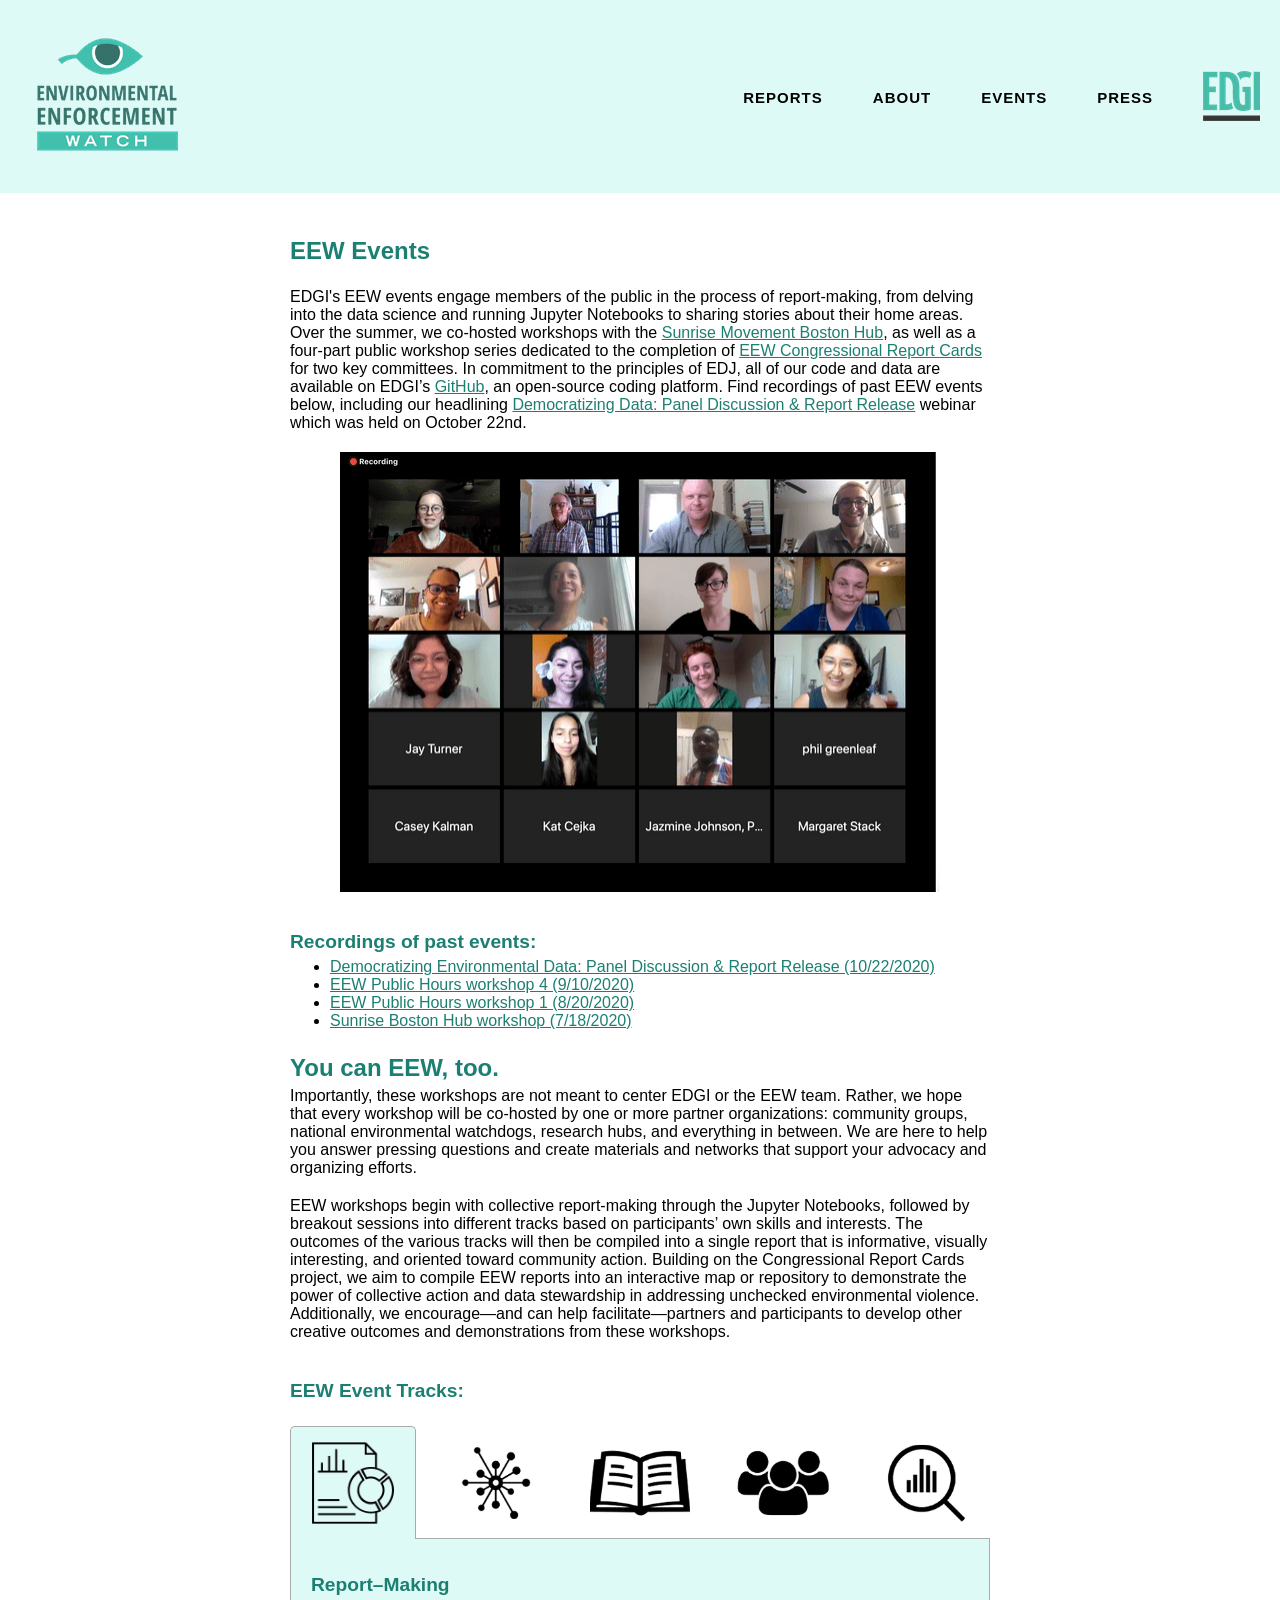
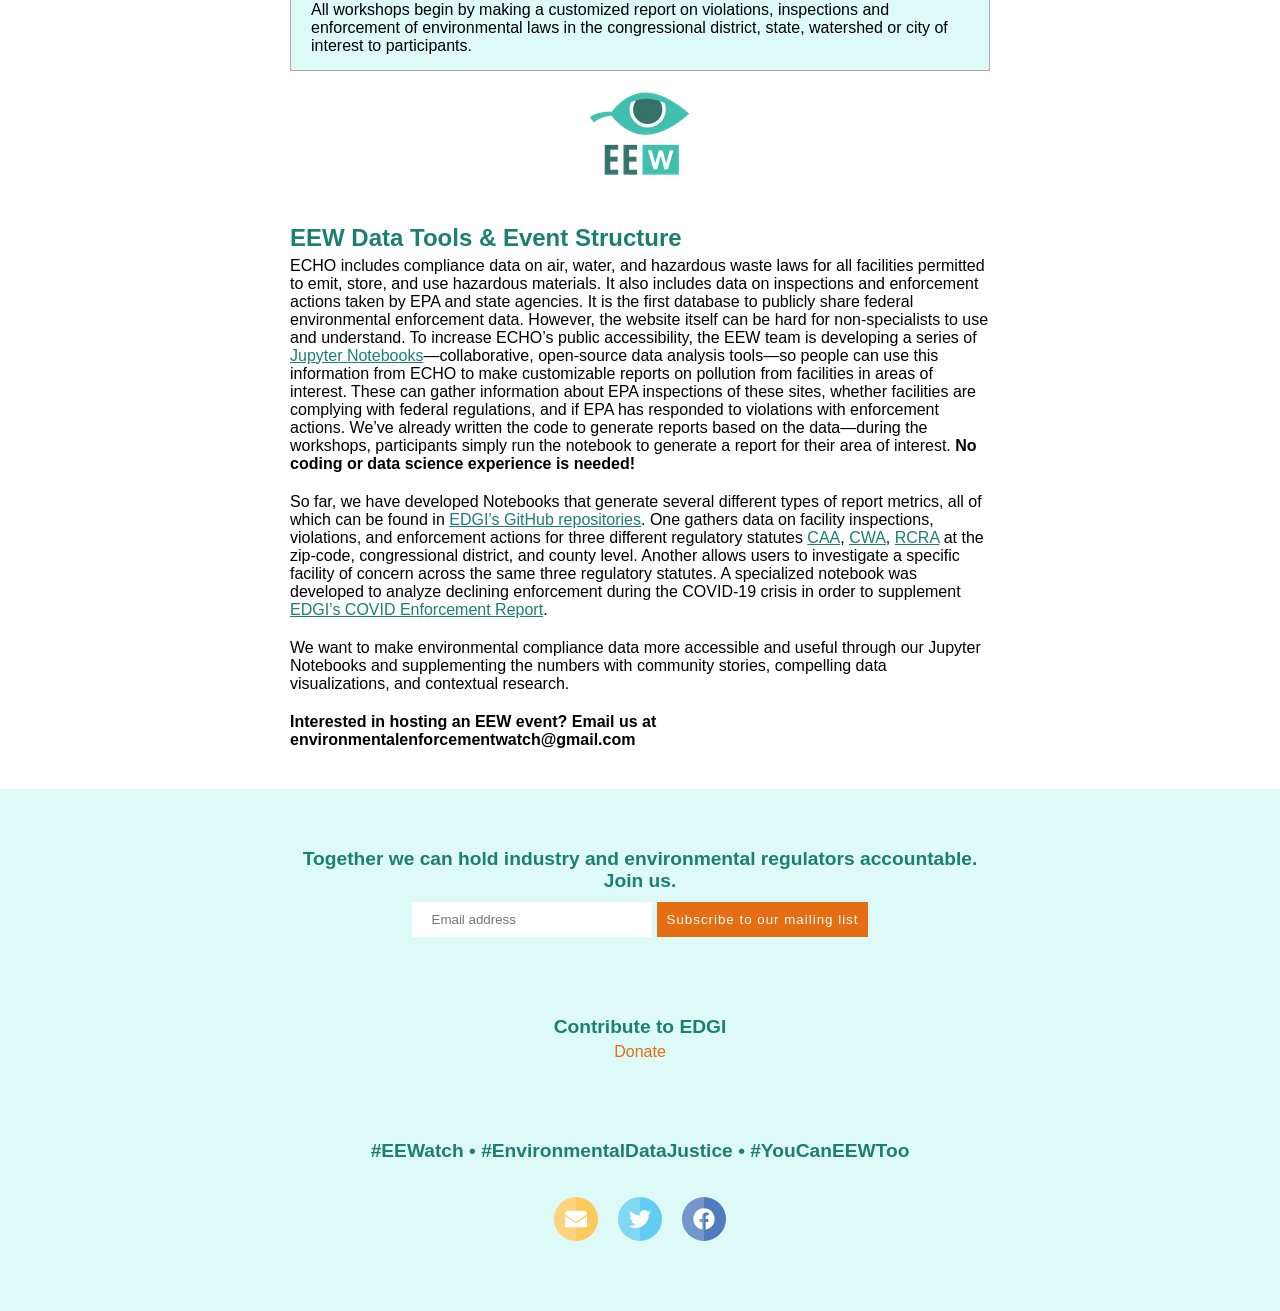
<file: events/index.html>
<!DOCTYPE html><html lang="en"><head><meta charSet="utf-8"/><meta http-equiv="x-ua-compatible" content="ie=edge"/><meta name="viewport" content="width=device-width, initial-scale=1, shrink-to-fit=no"/><style data-href="/styles.851127333c9728c1b866.css" id="gatsby-global-css">input{color:#2a2a2a;border:none}button,input{padding:1rem 2rem;margin-top:.5rem}button{display:inline-block;padding:1rem;margin-left:.5rem;border:none;background-image:none;background-color:#e56d13;color:#fff;letter-spacing:1px;transition:all .1s linear}button:hover{cursor:pointer;background:darken(#dd0505,15%)}.react-tabs{-webkit-tap-highlight-color:transparent}.react-tabs__tab-list{border-bottom:1px solid #aaa;margin:0 0 10px;padding:0}.react-tabs__tab{display:inline-block;border:1px solid transparent;border-bottom:none;bottom:-1px;position:relative;list-style:none;padding:6px 12px;cursor:pointer}.react-tabs__tab--selected{background:#fff;border-color:#aaa;color:#000;border-radius:5px 5px 0 0}.react-tabs__tab--disabled{color:GrayText;cursor:default}.react-tabs__tab:focus{box-shadow:0 0 5px #0188fe;border-color:#0188fe;outline:none}.react-tabs__tab:focus:after{content:"";position:absolute;height:5px;left:-4px;right:-4px;bottom:-5px;background:#fff}.react-tabs__tab-panel{display:none}.react-tabs__tab-panel--selected{display:block}.congress-module--container--3V65L{position:relative;display:flex;flex-flow:column wrap;width:400px;margin:20px;background-color:#fff}.congress-module--title--31VjE{font:20px sans-serif;font-weight:bolder;margin:7px;background-color:#fff}.congress-module--rep--1u4Kw{width:30px;padding:0 10px}.congress-module--chair--3QEgV,.congress-module--rep--1u4Kw{stroke:#ccc;stroke-width:2px;flex-wrap:wrap;height:50px;margin:2px;color:#fff;text-align:center;display:flex;align-items:center;justify-content:center}.congress-module--chair--3QEgV{width:158px}.congress-module--ranking--39ZAB{stroke:#ccc;stroke-width:2px;flex-wrap:wrap;width:105px;height:50px;margin:2px;color:#fff;text-align:center;display:flex;align-items:center;justify-content:center}.congress-module--repOnHover--2TgYT{outline:2px solid #55c0ad;cursor:pointer}.congress-module--viz--2b3fY{display:flex;flex-flow:row wrap;align-content:flex-start;position:relative;top:0;padding:5px;overflow:visible}.congress-module--unselectable--3vScr{-webkit-touch-callout:none;-webkit-user-select:none;-ms-user-select:none;user-select:none}.congress-module--tip--1y6zu{width:-webkit-fit-content;width:-moz-fit-content;width:fit-content;height:-webkit-fit-content;height:-moz-fit-content;height:fit-content;padding:7px;border:2px solid #55c0ad;white-space:pre-line;z-index:10;background:#fff}</style><meta name="generator" content="Gatsby 2.28.2"/><style data-styled="sdSme hCXlXO cajMKt jWVaeu jRoIXw hvUhmP ccQwRQ" data-styled-version="4.4.1">
/* sc-component-id: sc-bdVaJa */
.sdSme{display:-webkit-box;display:-webkit-flex;display:-ms-flexbox;display:flex;-webkit-box-pack:justify;-webkit-justify-content:space-between;-ms-flex-pack:justify;justify-content:space-between;-webkit-align-items:center;-webkit-box-align:center;-ms-flex-align:center;align-items:center;padding:2rem;background-color:#defaf6;} .sdSme a{color:#000000;-webkit-transition:color 0.2s ease;transition:color 0.2s ease;-webkit-text-decoration:none;text-decoration:none;} .sdSme a:hover{color:#e56d13;} .sdSme,.sdSme gray{color:#;}
/* sc-component-id: sc-bwzfXH */
@media only screen and (max-width:600px){.hCXlXO ul{-webkit-align-items:flex-end;-webkit-box-align:flex-end;-ms-flex-align:flex-end;align-items:flex-end;-webkit-flex-flow:column wrap;-ms-flex-flow:column wrap;flex-flow:column wrap;}.hCXlXO ul li{margin-bottom:1rem;}.hCXlXO .gatsby-image-wrapper{display:none !important;}} @media only screen and (min-width:600px){.hCXlXO ul{-webkit-align-items:center;-webkit-box-align:center;-ms-flex-align:center;align-items:center;}.hCXlXO li{font-size:1.3rem;}.hCXlXO li + li{margin-left:5rem;}.hCXlXO .text{display:none;}} .hCXlXO ul{display:-webkit-box;display:-webkit-flex;display:-ms-flexbox;display:flex;list-style:none;padding:0;} .hCXlXO ul li{margin-top:2px;text-transform:uppercase;font-size:1.5rem;font-weight:550;-webkit-letter-spacing:1px;-moz-letter-spacing:1px;-ms-letter-spacing:1px;letter-spacing:1px;}
/* sc-component-id: sc-htpNat */
.jWVaeu{display:-webkit-box;display:-webkit-flex;display:-ms-flexbox;display:flex;-webkit-box-pack:center;-webkit-justify-content:center;-ms-flex-pack:center;justify-content:center;-webkit-align-items:center;-webkit-box-align:center;-ms-flex-align:center;align-items:center;padding:4rem;background-color:#defaf6;-webkit-flex-flow:column;-ms-flex-flow:column;flex-flow:column;text-align:center;} .jWVaeu #contribute{padding:2rem;margin:4rem;width:400px;-webkit-flex-shrink:1;-ms-flex-negative:1;flex-shrink:1;} .jWVaeu #socials{margin:2rem;} .jWVaeu p{font-weight:700;} .jWVaeu a{color:#e56d13;-webkit-transition:color 0.2s ease;transition:color 0.2s ease;-webkit-text-decoration:none;text-decoration:none;} .jWVaeu a:hover{color:inherit;} .jWVaeu,.jWVaeu gray{color:#;}
/* sc-component-id: sc-bxivhb */
.jRoIXw{display:-webkit-box;display:-webkit-flex;display:-ms-flexbox;display:flex;-webkit-flex-flow:row nowrap;-ms-flex-flow:row nowrap;flex-flow:row nowrap;-webkit-align-items:center;-webkit-box-align:center;-ms-flex-align:center;align-items:center;-webkit-box-pack:center;-webkit-justify-content:center;-ms-flex-pack:center;justify-content:center;margin-left:auto;margin-right:auto;}
/* sc-component-id: sc-ifAKCX */
.hvUhmP{min-width:200px;display:block;color:#2a2a2a;}
/* sc-component-id: sc-global-1192994750 */
html,body,div,span,applet,object,iframe,h1,h2,h3,h4,h5,h6,p,blockquote,pre,a,abbr,acronym,address,big,cite,code,del,dfn,em,img,ins,kbd,q,s,samp,small,strike,strong,sub,sup,tt,var,b,u,i,center,dl,dt,dd,ol,ul,li,fieldset,form,label,legend,table,caption,tbody,tfoot,thead,tr,th,td,article,aside,canvas,details,embed,figure,figcaption,footer,header,hgroup,menu,nav,output,ruby,section,summary,time,mark,audio,video{margin:0;border:0;font-size:100%;vertical-align:baseline;} h1{font-size:150%;font-weight:bold;color:#1B7F71;padding-bottom:0.5rem;padding-top:1em;} h2{font-size:120%;font-weight:bold;color:#1B7F71;padding-bottom:0.5rem;padding-top:1em;} h3{font-size:110%;font-weight:bold;color:#1B7F71;padding-bottom:0.5rem;padding-top:1em;} article,aside,details,figcaption,figure,footer,header,hgroup,menu,nav,section{display:block;} html{font-size:62.5%;} body{font-family:-apple-system,BlinkMacSystemFont,"Segoe UI",Helvetica,Arial,sans-serif,"Apple Color Emoji","Segoe UI Emoji","Segoe UI Symbol";font-size:1.6rem;color:#000;background-color:white;-webkit-text-size-adjust:100%;-webkit-font-smoothing:antialiased;-moz-osx-font-smoothing:grayscale;text-rendering:optimizeLegibility;-webkit-font-feature-settings:"pnum";font-feature-settings:"pnum";font-variant-numeric:proportional-nums;} blockquote,q{quotes:none;} blockquote:before,blockquote:after,q:before,q:after{content:'';content:none;} table{border-collapse:collapse;border-spacing:0;} a{color:#1B7F71;} pre{display:block;padding:2rem;margin-top:4rem;overflow:auto;font-size:85%;line-height:1.45;border-radius:5px;color:#e56d13;border:1px solid #ddd;font-family:"SFMono-Regular",Consolas,"Liberation Mono",Menlo,Courier,monospace;} video{max-width:100%;} p{margin-bottom:2rem;} big{font-size:150%;font-weight:bold;color:#e56d13;}
/* sc-component-id: sc-EHOje */
.cajMKt{padding:2rem 4rem;max-width:700px;margin-left:auto;margin-right:auto;}
/* sc-component-id: sc-bZQynM */
@media only screen and (max-width:600px){.ccQwRQ .react-tabs__tab{width:50px;}} @media only screen and (min-width:600px){.ccQwRQ .react-tabs__tab{-webkit-flex:1 1 auto;-ms-flex:1 1 auto;flex:1 1 auto;max-width:100px;}} .ccQwRQ .react-tabs__tab-list{display:-webkit-box;display:-webkit-flex;display:-ms-flexbox;display:flex;-webkit-box-pack:justify;-webkit-justify-content:space-between;-ms-flex-pack:justify;justify-content:space-between;margin:0;} .ccQwRQ li figure{position:relative;top:50%;-webkit-transform:translateY(-50%);-ms-transform:translateY(-50%);transform:translateY(-50%);} .ccQwRQ .react-tabs__tab--selected{background-color:#defaf6;} .ccQwRQ .react-tabs__tab-panel{background-color:#defaf6;border:1px solid #aaa;border-top:none;padding:1.5rem 2rem;} .ccQwRQ .react-tabs__tab-panel p{margin-bottom:0;}</style><title data-react-helmet="true">Environmental Enforcement Watch: EEW Events</title><link data-react-helmet="true" rel="canonical" href="https://environmentalenforcementwatch.org/events/"/><link data-react-helmet="true" href="/manifest.json" rel="manifest"/><link data-react-helmet="true" href="/icons/apple-touch-icon-57x57.png" rel="apple-touch-icon" sizes="57x57"/><link data-react-helmet="true" href="/icons/apple-touch-icon-60x60.png" rel="apple-touch-icon" sizes="60x60"/><link data-react-helmet="true" href="/icons/apple-touch-icon-72x72.png" rel="apple-touch-icon" sizes="72x72"/><link data-react-helmet="true" href="/icons/apple-touch-icon-76x76.png" rel="apple-touch-icon" sizes="76x76"/><link data-react-helmet="true" href="/icons/apple-touch-icon-114x114.png" rel="apple-touch-icon" sizes="114x114"/><link data-react-helmet="true" href="/icons/apple-touch-icon-120x120.png" rel="apple-touch-icon" sizes="120x120"/><link data-react-helmet="true" href="/icons/apple-touch-icon-144x144.png" rel="apple-touch-icon" sizes="144x144"/><link data-react-helmet="true" href="/icons/apple-touch-icon-152x152.png" rel="apple-touch-icon" sizes="152x152"/><link data-react-helmet="true" href="/icons/apple-touch-icon-167x167.png" rel="apple-touch-icon" sizes="167x167"/><link data-react-helmet="true" href="/icons/apple-touch-icon-180x180.png" rel="icon" sizes="180x180" type="image/png"/><link data-react-helmet="true" href="/icons/favicon-32x32.png" rel="icon" sizes="32x32" type="image/png"/><link data-react-helmet="true" href="/icons/favicon-16x16.png" rel="icon" sizes="16x16" type="image/png"/><link data-react-helmet="true" rel="shortcut icon" type="image/x-icon" href="favicon.ico"/><meta data-react-helmet="true" content="IE=edge" http-equiv="X-UA-Compatible"/><meta data-react-helmet="true" content="width=device-width,initial-scale=1.0,user-scalable=yes" name="viewport"/><meta data-react-helmet="true" content="Environmental Enforcement Watch" name="apple-mobile-web-app-title"/><meta data-react-helmet="true" content="Environmental Enforcement Watch: EEW Events" property="og:title"/><meta data-react-helmet="true" content="Environmental Enforcement Watch: EEW Events" name="twitter:title"/><meta data-react-helmet="true" content="Practicing our right to know, together." name="description"/><meta data-react-helmet="true" content="Practicing our right to know, together." property="og:description"/><meta data-react-helmet="true" content="Practicing our right to know, together." name="twitter:description"/><meta data-react-helmet="true" content="yes" name="apple-mobile-web-app-capable"/><meta data-react-helmet="true" content="black-translucent" name="apple-mobile-web-app-status-bar-style"/><meta data-react-helmet="true" content="#000" name="theme-color"/><meta data-react-helmet="true" content="Environmental Enforcement Watch" name="application-name"/><meta data-react-helmet="true" content="website" property="og:type"/><meta data-react-helmet="true" content="Environmental Enforcement Watch" property="og:site_name"/><meta data-react-helmet="true" content="summary_large_image" name="twitter:card"/><meta data-react-helmet="true" content="@EEW_Network" name="twitter:site"/><meta data-react-helmet="true" content="@EEW_Network" name="twitter:creator"/><meta data-react-helmet="true" content="Environmental Enforcement Watch: EEW Events" name="twitter:text:title"/><meta data-react-helmet="true" content="https://environmentalenforcementwatch.org/events/" property="og:url"/><meta data-react-helmet="true" content="https://environmentalenforcementwatch.org/events/" name="twitter:url"/><meta data-react-helmet="true" content="https://environmentalenforcementwatch.org/social.png" property="og:image"/><meta data-react-helmet="true" content="1024" property="og:image:width"/><meta data-react-helmet="true" content="512" property="og:image:height"/><meta data-react-helmet="true" content="https://environmentalenforcementwatch.org/social.png" name="twitter:image"/><meta data-react-helmet="true" content="1024" name="twitter:image:width"/><meta data-react-helmet="true" content="512" name="twitter:image:height"/><meta data-react-helmet="true" content="https://environmentalenforcementwatch.org/social.png" property="og:image"/><meta data-react-helmet="true" content="1024" property="og:image:width"/><meta data-react-helmet="true" content="512" property="og:image:height"/><meta data-react-helmet="true" content="#000" name="msapplication-TileColor"/><meta data-react-helmet="true" content="/icons/mstile-70x70.png" name="msapplication-square70x70"/><meta data-react-helmet="true" content="/icons/mstile-144x144.png" name="msapplication-square144x144"/><meta data-react-helmet="true" content="/icons/mstile-150x150.png" name="msapplication-square150x150"/><meta data-react-helmet="true" content="/icons/mstile-310x150.png" name="msapplication-wide310x150"/><meta data-react-helmet="true" content="/icons/mstile-310x310.png" name="msapplication-square310x310"/><script data-react-helmet="true" type="application/ld+json">[{"@context":"http://schema.org","@type":"WebSite","url":"https://environmentalenforcementwatch.org/events/","name":"Environmental Enforcement Watch","alternateName":"Environmental Enforcement Watch"}]</script><script data-react-helmet="true" src="https://secure.actblue.com/cf/assets/actblue.js" async=""></script><script data-react-helmet="true" type="application/ld+json">[{"@context":"http://schema.org","@type":"WebSite","url":"https://environmentalenforcementwatch.org/events/","name":"EEW Events","alternateName":"Environmental Enforcement Watch: EEW Events"},{"@context":"http://schema.org","@type":"BreadcrumbList","itemListElement":[{"@type":"ListItem","position":1,"item":{"@id":"https://environmentalenforcementwatch.org","name":"Environmental Enforcement Watch"}},{"@type":"ListItem","position":2,"item":{"@id":"https://environmentalenforcementwatch.org/events/","name":"EEW Events"}}]}]</script><script data-react-helmet="true" async="" src="https://www.googletagmanager.com/gtag/js?id=G-S89JKXR1BK"></script><script data-react-helmet="true">
        window.dataLayer = window.dataLayer || [];
        function gtag(){dataLayer.push(arguments);}
        gtag('js', new Date());
        gtag('config', "G-S89JKXR1BK");
      </script><link rel="icon" href="/favicon-32x32.png?v=211f6b0160bab61b70bb893449cc301e" type="image/png"/><link rel="manifest" href="/manifest.webmanifest" crossorigin="use-credentials"/><meta name="theme-color" content="#1B7F71"/><link rel="apple-touch-icon" sizes="48x48" href="/icons/icon-48x48.png?v=211f6b0160bab61b70bb893449cc301e"/><link rel="apple-touch-icon" sizes="72x72" href="/icons/icon-72x72.png?v=211f6b0160bab61b70bb893449cc301e"/><link rel="apple-touch-icon" sizes="96x96" href="/icons/icon-96x96.png?v=211f6b0160bab61b70bb893449cc301e"/><link rel="apple-touch-icon" sizes="144x144" href="/icons/icon-144x144.png?v=211f6b0160bab61b70bb893449cc301e"/><link rel="apple-touch-icon" sizes="192x192" href="/icons/icon-192x192.png?v=211f6b0160bab61b70bb893449cc301e"/><link rel="apple-touch-icon" sizes="256x256" href="/icons/icon-256x256.png?v=211f6b0160bab61b70bb893449cc301e"/><link rel="apple-touch-icon" sizes="384x384" href="/icons/icon-384x384.png?v=211f6b0160bab61b70bb893449cc301e"/><link rel="apple-touch-icon" sizes="512x512" href="/icons/icon-512x512.png?v=211f6b0160bab61b70bb893449cc301e"/><link rel="sitemap" type="application/xml" href="/sitemap.xml"/><style type="text/css">
    .anchor.before {
      position: absolute;
      top: 0;
      left: 0;
      transform: translateX(-100%);
      padding-right: 4px;
    }
    .anchor.after {
      display: inline-block;
      padding-left: 4px;
    }
    h1 .anchor svg,
    h2 .anchor svg,
    h3 .anchor svg,
    h4 .anchor svg,
    h5 .anchor svg,
    h6 .anchor svg {
      visibility: hidden;
    }
    h1:hover .anchor svg,
    h2:hover .anchor svg,
    h3:hover .anchor svg,
    h4:hover .anchor svg,
    h5:hover .anchor svg,
    h6:hover .anchor svg,
    h1 .anchor:focus svg,
    h2 .anchor:focus svg,
    h3 .anchor:focus svg,
    h4 .anchor:focus svg,
    h5 .anchor:focus svg,
    h6 .anchor:focus svg {
      visibility: visible;
    }
  </style><script>
    document.addEventListener("DOMContentLoaded", function(event) {
      var hash = window.decodeURI(location.hash.replace('#', ''))
      if (hash !== '') {
        var element = document.getElementById(hash)
        if (element) {
          var scrollTop = window.pageYOffset || document.documentElement.scrollTop || document.body.scrollTop
          var clientTop = document.documentElement.clientTop || document.body.clientTop || 0
          var offset = element.getBoundingClientRect().top + scrollTop - clientTop
          // Wait for the browser to finish rendering before scrolling.
          setTimeout((function() {
            window.scrollTo(0, offset - 0)
          }), 0)
        }
      }
    })
  </script><link as="script" rel="preload" href="/webpack-runtime-0bb987a326cf061d200b.js"/><link as="script" rel="preload" href="/framework-093277442ae50afb9478.js"/><link as="script" rel="preload" href="/app-e3657d940ddbfcd6321c.js"/><link as="script" rel="preload" href="/styles-7d4153d260c0197f0043.js"/><link as="script" rel="preload" href="/1bfc9850-0e5e1bb21ff7ce1169bc.js"/><link as="script" rel="preload" href="/4f41a045741744803247f65aff5ad1fe201cf8a1-67c18761f7e3ebc54424.js"/><link as="script" rel="preload" href="/component---src-pages-events-js-4fd74c48a3d008304b6f.js"/><link as="fetch" rel="preload" href="/page-data/events/page-data.json" crossorigin="anonymous"/><link as="fetch" rel="preload" href="/page-data/sq/d/1711471402.json" crossorigin="anonymous"/><link as="fetch" rel="preload" href="/page-data/sq/d/2459348571.json" crossorigin="anonymous"/><link as="fetch" rel="preload" href="/page-data/sq/d/3682878853.json" crossorigin="anonymous"/><link as="fetch" rel="preload" href="/page-data/sq/d/806416311.json" crossorigin="anonymous"/><link as="fetch" rel="preload" href="/page-data/app-data.json" crossorigin="anonymous"/></head><body><div id="___gatsby"><div style="outline:none" tabindex="-1" id="gatsby-focus-wrapper"><div><div><div><header class="sc-bdVaJa sdSme"><a href="/"><div class=" gatsby-image-wrapper" style="position:relative;overflow:hidden;display:inline-block;width:175px;height:149px"><img aria-hidden="true" src="[data-uri]" alt="EEW Logo" style="position:absolute;top:0;left:0;width:100%;height:100%;object-fit:cover;object-position:center;opacity:1;transition-delay:500ms"/><noscript><picture><source srcset="/static/bf7ebd06042a6474924e9b35fcf4d374/d4144/eew-logo.png 1x,
/static/bf7ebd06042a6474924e9b35fcf4d374/90171/eew-logo.png 1.5x,
/static/bf7ebd06042a6474924e9b35fcf4d374/a5370/eew-logo.png 2x" /><img loading="lazy" width="175" height="149" srcset="/static/bf7ebd06042a6474924e9b35fcf4d374/d4144/eew-logo.png 1x,
/static/bf7ebd06042a6474924e9b35fcf4d374/90171/eew-logo.png 1.5x,
/static/bf7ebd06042a6474924e9b35fcf4d374/a5370/eew-logo.png 2x" src="/static/bf7ebd06042a6474924e9b35fcf4d374/d4144/eew-logo.png" alt="EEW Logo" style="position:absolute;top:0;left:0;opacity:1;width:100%;height:100%;object-fit:cover;object-position:center"/></picture></noscript></div></a><nav class="sc-bwzfXH hCXlXO"><ul><li><a href="/reports">Reports</a></li><li><a href="/about">About</a></li><li><a href="/events">Events</a></li><li><a href="/press">Press</a></li><li><a href="https://www.envirodatagov.org"><div class="text">EDGI</div><div class=" gatsby-image-wrapper" style="position:relative;overflow:hidden;display:inline-block;width:57px;height:50px"><img aria-hidden="true" src="[data-uri]" alt="EDGI Logo" style="position:absolute;top:0;left:0;width:100%;height:100%;object-fit:cover;object-position:center;opacity:1;transition-delay:500ms"/><noscript><picture><source srcset="/static/dbe6f91a153d278e7ce0cba0571228bd/ff907/edgi-sq-logo.png 1x,
/static/dbe6f91a153d278e7ce0cba0571228bd/77150/edgi-sq-logo.png 1.5x,
/static/dbe6f91a153d278e7ce0cba0571228bd/6c838/edgi-sq-logo.png 2x" /><img loading="lazy" width="57" height="50" srcset="/static/dbe6f91a153d278e7ce0cba0571228bd/ff907/edgi-sq-logo.png 1x,
/static/dbe6f91a153d278e7ce0cba0571228bd/77150/edgi-sq-logo.png 1.5x,
/static/dbe6f91a153d278e7ce0cba0571228bd/6c838/edgi-sq-logo.png 2x" src="/static/dbe6f91a153d278e7ce0cba0571228bd/ff907/edgi-sq-logo.png" alt="EDGI Logo" style="position:absolute;top:0;left:0;opacity:1;width:100%;height:100%;object-fit:cover;object-position:center"/></picture></noscript></div></a></li></ul></nav></header></div><div class="sc-EHOje cajMKt"><h1>EEW Events</h1><br/><div><!--This snippet goes above the main content in `events-content.md` in this folder-->
<p>EDGI's EEW events engage members of the public in the process of report-making, from delving into the data science and running Jupyter Notebooks to sharing stories about their home areas. Over the summer, we co-hosted workshops with the <a href="http://www.facebook.com/SunriseBoston/">Sunrise Movement Boston Hub</a>, as well as a four-part public workshop series dedicated to the completion of <a href="https://www.environmentalenforcementwatch.org/reports">EEW Congressional Report Cards</a> for two key committees. In commitment to the principles of EDJ, all of our code and data are available on EDGI’s <a href="https://github.com/edgi-govdata-archiving/ECHO-Cross-Program">GitHub</a>, an open-source coding platform. Find recordings of past EEW events below, including our headlining <a href="https://youtu.be/9Ot7uFA4ucQ">Democratizing Data: Panel Discussion &#x26; Report Release</a> webinar which was held on October 22nd.</p>
<p><span
      class="gatsby-resp-image-wrapper"
      style="position: relative; display: block; margin-left: auto; margin-right: auto; max-width: 600px; "
    >
      <a
    class="gatsby-resp-image-link"
    href="/static/228c84a62fe4f66a73d1b8b8d73652cd/a88f6/eew-public-workshop.png"
    style="display: block"
    target="_blank"
    rel="noopener"
  >
    <span
    class="gatsby-resp-image-background-image"
    style="padding-bottom: 73.33333333333334%; position: relative; bottom: 0; left: 0; background-image: url('[data-uri]'); background-size: cover; display: block;"
  ></span>
  <img
        class="gatsby-resp-image-image"
        alt="A screenshot of participants from one of our events."
        title="A screenshot of participants from one of our events."
        src="/static/228c84a62fe4f66a73d1b8b8d73652cd/0a47e/eew-public-workshop.png"
        srcset="/static/228c84a62fe4f66a73d1b8b8d73652cd/8a4e8/eew-public-workshop.png 150w,
/static/228c84a62fe4f66a73d1b8b8d73652cd/5a46d/eew-public-workshop.png 300w,
/static/228c84a62fe4f66a73d1b8b8d73652cd/0a47e/eew-public-workshop.png 600w,
/static/228c84a62fe4f66a73d1b8b8d73652cd/1cfc2/eew-public-workshop.png 900w,
/static/228c84a62fe4f66a73d1b8b8d73652cd/c1b63/eew-public-workshop.png 1200w,
/static/228c84a62fe4f66a73d1b8b8d73652cd/a88f6/eew-public-workshop.png 1900w"
        sizes="(max-width: 600px) 100vw, 600px"
        style="width:100%;height:100%;margin:0;vertical-align:middle;position:absolute;top:0;left:0;"
        loading="lazy"
      />
  </a>
    </span></p>
<h2 id="recordings-of-past-events" style="position:relative;">Recordings of past events:<a href="#recordings-of-past-events" aria-label="recordings of past events permalink" class="anchor after"><svg aria-hidden="true" focusable="false" height="16" version="1.1" viewBox="0 0 16 16" width="16"><path fill-rule="evenodd" d="M4 9h1v1H4c-1.5 0-3-1.69-3-3.5S2.55 3 4 3h4c1.45 0 3 1.69 3 3.5 0 1.41-.91 2.72-2 3.25V8.59c.58-.45 1-1.27 1-2.09C10 5.22 8.98 4 8 4H4c-.98 0-2 1.22-2 2.5S3 9 4 9zm9-3h-1v1h1c1 0 2 1.22 2 2.5S13.98 12 13 12H9c-.98 0-2-1.22-2-2.5 0-.83.42-1.64 1-2.09V6.25c-1.09.53-2 1.84-2 3.25C6 11.31 7.55 13 9 13h4c1.45 0 3-1.69 3-3.5S14.5 6 13 6z"></path></svg></a></h2>
<ul>
<li><a href="https://youtu.be/9Ot7uFA4ucQ">Democratizing Environmental Data: Panel Discussion &#x26; Report Release (10/22/2020)</a></li>
<li><a href="https://www.youtube.com/watch?v=dUV3NweSWTs&#x26;list=PLtsP3g9LafVv78TIa42xr591-4CfKMYQO&#x26;index=21&#x26;t=212s">EEW Public Hours workshop 4 (9/10/2020)</a></li>
<li><a href="https://www.youtube.com/watch?v=Gp1aDeXMays&#x26;list=PLtsP3g9LafVv78TIa42xr591-4CfKMYQO&#x26;index=31">EEW Public Hours workshop 1 (8/20/2020)</a></li>
<li><a href="https://www.youtube.com/watch?v=rCs35rmDo9c&#x26;list=PLtsP3g9LafVv78TIa42xr591-4CfKMYQO&#x26;index=49&#x26;t=1678s">Sunrise Boston Hub workshop (7/18/2020)</a></li>
</ul>
<h1 id="you-can-eew-too" style="position:relative;">You can EEW, too.<a href="#you-can-eew-too" aria-label="you can eew too permalink" class="anchor after"><svg aria-hidden="true" focusable="false" height="16" version="1.1" viewBox="0 0 16 16" width="16"><path fill-rule="evenodd" d="M4 9h1v1H4c-1.5 0-3-1.69-3-3.5S2.55 3 4 3h4c1.45 0 3 1.69 3 3.5 0 1.41-.91 2.72-2 3.25V8.59c.58-.45 1-1.27 1-2.09C10 5.22 8.98 4 8 4H4c-.98 0-2 1.22-2 2.5S3 9 4 9zm9-3h-1v1h1c1 0 2 1.22 2 2.5S13.98 12 13 12H9c-.98 0-2-1.22-2-2.5 0-.83.42-1.64 1-2.09V6.25c-1.09.53-2 1.84-2 3.25C6 11.31 7.55 13 9 13h4c1.45 0 3-1.69 3-3.5S14.5 6 13 6z"></path></svg></a></h1>
<p>Importantly, these workshops are not meant to center EDGI or the EEW team. Rather, we hope that every workshop will be co-hosted by one or more partner organizations: community groups, national environmental watchdogs, research hubs, and everything in between. We are here to help you answer pressing questions and create materials and networks that support your advocacy and organizing efforts.</p>
<p>EEW workshops begin with collective report-making through the Jupyter Notebooks, followed by breakout sessions into different tracks based on participants’ own skills and interests. The outcomes of the various tracks will then be compiled into a single report that is informative, visually interesting, and oriented toward community action. Building on the Congressional Report Cards project, we aim to compile EEW reports into an interactive map or repository to demonstrate the power of collective action and data stewardship in addressing unchecked environmental violence. Additionally, we encourage—and can help facilitate—partners and participants to develop other creative outcomes and demonstrations from these workshops.</p>
<!--This page has a javascript element in src/pages/events.js, then content continues in events-content.md in this same folder--></div><h2>EEW Event Tracks:</h2><br/><div class="sc-bZQynM ccQwRQ"><div class="react-tabs" data-tabs="true"><ul class="react-tabs__tab-list" role="tablist"><li class="react-tabs__tab react-tabs__tab--selected" role="tab" id="react-tabs-0" aria-selected="true" aria-disabled="false" aria-controls="react-tabs-1" tabindex="0"><figure><div class=" gatsby-image-wrapper" style="position:relative;overflow:hidden"><div aria-hidden="true" style="width:100%;padding-bottom:100%"></div><img aria-hidden="true" src="[data-uri]" alt="Report–Making" style="position:absolute;top:0;left:0;width:100%;height:100%;object-fit:cover;object-position:center;opacity:1;transition-delay:500ms"/><noscript><picture><source srcset="/static/61518324bdd4f3a3bb1696fadf9f4eb6/94657/report-making.png 38w,
/static/61518324bdd4f3a3bb1696fadf9f4eb6/5db04/report-making.png 75w,
/static/61518324bdd4f3a3bb1696fadf9f4eb6/de665/report-making.png 110w" sizes="(max-width: 110px) 100vw, 110px" /><img loading="lazy" sizes="(max-width: 110px) 100vw, 110px" srcset="/static/61518324bdd4f3a3bb1696fadf9f4eb6/94657/report-making.png 38w,
/static/61518324bdd4f3a3bb1696fadf9f4eb6/5db04/report-making.png 75w,
/static/61518324bdd4f3a3bb1696fadf9f4eb6/de665/report-making.png 110w" src="/static/61518324bdd4f3a3bb1696fadf9f4eb6/de665/report-making.png" alt="Report–Making" style="position:absolute;top:0;left:0;opacity:1;width:100%;height:100%;object-fit:cover;object-position:center"/></picture></noscript></div></figure></li><li class="react-tabs__tab" role="tab" id="react-tabs-2" aria-selected="false" aria-disabled="false" aria-controls="react-tabs-3"><figure><div class=" gatsby-image-wrapper" style="position:relative;overflow:hidden"><div aria-hidden="true" style="width:100%;padding-bottom:76.31578947368422%"></div><img aria-hidden="true" src="[data-uri]" alt="Data Visualization" style="position:absolute;top:0;left:0;width:100%;height:100%;object-fit:cover;object-position:center;opacity:1;transition-delay:500ms"/><noscript><picture><source srcset="/static/758a107f33c8d305ade9ae15eb41f327/94657/data-viz.png 38w,
/static/758a107f33c8d305ade9ae15eb41f327/5db04/data-viz.png 75w,
/static/758a107f33c8d305ade9ae15eb41f327/6d161/data-viz.png 150w,
/static/758a107f33c8d305ade9ae15eb41f327/161d4/data-viz.png 155w" sizes="(max-width: 150px) 100vw, 150px" /><img loading="lazy" sizes="(max-width: 150px) 100vw, 150px" srcset="/static/758a107f33c8d305ade9ae15eb41f327/94657/data-viz.png 38w,
/static/758a107f33c8d305ade9ae15eb41f327/5db04/data-viz.png 75w,
/static/758a107f33c8d305ade9ae15eb41f327/6d161/data-viz.png 150w,
/static/758a107f33c8d305ade9ae15eb41f327/161d4/data-viz.png 155w" src="/static/758a107f33c8d305ade9ae15eb41f327/6d161/data-viz.png" alt="Data Visualization" style="position:absolute;top:0;left:0;opacity:1;width:100%;height:100%;object-fit:cover;object-position:center"/></picture></noscript></div></figure></li><li class="react-tabs__tab" role="tab" id="react-tabs-4" aria-selected="false" aria-disabled="false" aria-controls="react-tabs-5"><figure><div class=" gatsby-image-wrapper" style="position:relative;overflow:hidden"><div aria-hidden="true" style="width:100%;padding-bottom:76.31578947368422%"></div><img aria-hidden="true" src="[data-uri]" alt="Research Contextualization" style="position:absolute;top:0;left:0;width:100%;height:100%;object-fit:cover;object-position:center;opacity:1;transition-delay:500ms"/><noscript><picture><source srcset="/static/721ec539ddd581482cbd4ebdf08ce951/94657/research-tracks.png 38w,
/static/721ec539ddd581482cbd4ebdf08ce951/5db04/research-tracks.png 75w,
/static/721ec539ddd581482cbd4ebdf08ce951/6d161/research-tracks.png 150w,
/static/721ec539ddd581482cbd4ebdf08ce951/161d4/research-tracks.png 155w" sizes="(max-width: 150px) 100vw, 150px" /><img loading="lazy" sizes="(max-width: 150px) 100vw, 150px" srcset="/static/721ec539ddd581482cbd4ebdf08ce951/94657/research-tracks.png 38w,
/static/721ec539ddd581482cbd4ebdf08ce951/5db04/research-tracks.png 75w,
/static/721ec539ddd581482cbd4ebdf08ce951/6d161/research-tracks.png 150w,
/static/721ec539ddd581482cbd4ebdf08ce951/161d4/research-tracks.png 155w" src="/static/721ec539ddd581482cbd4ebdf08ce951/6d161/research-tracks.png" alt="Research Contextualization" style="position:absolute;top:0;left:0;opacity:1;width:100%;height:100%;object-fit:cover;object-position:center"/></picture></noscript></div></figure></li><li class="react-tabs__tab" role="tab" id="react-tabs-6" aria-selected="false" aria-disabled="false" aria-controls="react-tabs-7"><figure><div class=" gatsby-image-wrapper" style="position:relative;overflow:hidden"><div aria-hidden="true" style="width:100%;padding-bottom:76.31578947368422%"></div><img aria-hidden="true" src="[data-uri]" alt="Story Gathering" style="position:absolute;top:0;left:0;width:100%;height:100%;object-fit:cover;object-position:center;opacity:1;transition-delay:500ms"/><noscript><picture><source srcset="/static/51ad1853e1e63a0c738f6f9aa257becf/94657/story-gathering.png 38w,
/static/51ad1853e1e63a0c738f6f9aa257becf/5db04/story-gathering.png 75w,
/static/51ad1853e1e63a0c738f6f9aa257becf/6d161/story-gathering.png 150w,
/static/51ad1853e1e63a0c738f6f9aa257becf/161d4/story-gathering.png 155w" sizes="(max-width: 150px) 100vw, 150px" /><img loading="lazy" sizes="(max-width: 150px) 100vw, 150px" srcset="/static/51ad1853e1e63a0c738f6f9aa257becf/94657/story-gathering.png 38w,
/static/51ad1853e1e63a0c738f6f9aa257becf/5db04/story-gathering.png 75w,
/static/51ad1853e1e63a0c738f6f9aa257becf/6d161/story-gathering.png 150w,
/static/51ad1853e1e63a0c738f6f9aa257becf/161d4/story-gathering.png 155w" src="/static/51ad1853e1e63a0c738f6f9aa257becf/6d161/story-gathering.png" alt="Story Gathering" style="position:absolute;top:0;left:0;opacity:1;width:100%;height:100%;object-fit:cover;object-position:center"/></picture></noscript></div></figure></li><li class="react-tabs__tab" role="tab" id="react-tabs-8" aria-selected="false" aria-disabled="false" aria-controls="react-tabs-9"><figure><div class=" gatsby-image-wrapper" style="position:relative;overflow:hidden"><div aria-hidden="true" style="width:100%;padding-bottom:76.31578947368422%"></div><img aria-hidden="true" src="[data-uri]" alt="Data Science" style="position:absolute;top:0;left:0;width:100%;height:100%;object-fit:cover;object-position:center;opacity:1;transition-delay:500ms"/><noscript><picture><source srcset="/static/b226d487f6ada25b8cbfe51f1541d93e/94657/data-science.png 38w,
/static/b226d487f6ada25b8cbfe51f1541d93e/5db04/data-science.png 75w,
/static/b226d487f6ada25b8cbfe51f1541d93e/6d161/data-science.png 150w,
/static/b226d487f6ada25b8cbfe51f1541d93e/161d4/data-science.png 155w" sizes="(max-width: 150px) 100vw, 150px" /><img loading="lazy" sizes="(max-width: 150px) 100vw, 150px" srcset="/static/b226d487f6ada25b8cbfe51f1541d93e/94657/data-science.png 38w,
/static/b226d487f6ada25b8cbfe51f1541d93e/5db04/data-science.png 75w,
/static/b226d487f6ada25b8cbfe51f1541d93e/6d161/data-science.png 150w,
/static/b226d487f6ada25b8cbfe51f1541d93e/161d4/data-science.png 155w" src="/static/b226d487f6ada25b8cbfe51f1541d93e/6d161/data-science.png" alt="Data Science" style="position:absolute;top:0;left:0;opacity:1;width:100%;height:100%;object-fit:cover;object-position:center"/></picture></noscript></div></figure></li></ul><div class="react-tabs__tab-panel react-tabs__tab-panel--selected" role="tabpanel" id="react-tabs-1" aria-labelledby="react-tabs-0"><h2>Report–Making</h2><p>All workshops begin by making a customized report on violations, inspections and enforcement of environmental laws in the congressional district, state, watershed or city of interest to participants.</p></div><div class="react-tabs__tab-panel" role="tabpanel" id="react-tabs-3" aria-labelledby="react-tabs-2"></div><div class="react-tabs__tab-panel" role="tabpanel" id="react-tabs-5" aria-labelledby="react-tabs-4"></div><div class="react-tabs__tab-panel" role="tabpanel" id="react-tabs-7" aria-labelledby="react-tabs-6"></div><div class="react-tabs__tab-panel" role="tabpanel" id="react-tabs-9" aria-labelledby="react-tabs-8"></div></div></div><center><div class=" gatsby-image-wrapper" style="position:relative;overflow:hidden;display:inline-block;width:125px;height:125px"><img aria-hidden="true" src="[data-uri]" alt="" style="position:absolute;top:0;left:0;width:100%;height:100%;object-fit:cover;object-position:center;opacity:1;transition-delay:500ms"/><noscript><picture><source srcset="/static/211f6b0160bab61b70bb893449cc301e/905ea/eew-icon-web.png 1x,
/static/211f6b0160bab61b70bb893449cc301e/f26d1/eew-icon-web.png 1.5x,
/static/211f6b0160bab61b70bb893449cc301e/1b5b9/eew-icon-web.png 2x" /><img loading="lazy" width="125" height="125" srcset="/static/211f6b0160bab61b70bb893449cc301e/905ea/eew-icon-web.png 1x,
/static/211f6b0160bab61b70bb893449cc301e/f26d1/eew-icon-web.png 1.5x,
/static/211f6b0160bab61b70bb893449cc301e/1b5b9/eew-icon-web.png 2x" src="/static/211f6b0160bab61b70bb893449cc301e/905ea/eew-icon-web.png" alt="" style="position:absolute;top:0;left:0;opacity:1;width:100%;height:100%;object-fit:cover;object-position:center"/></picture></noscript></div></center><div><!--This is the main content file to edit for this page. It is embedded in src/pages/events.js. The page title comes from the .json in this same folder.-->
<!--The text at the top of this page is pulled from `events-snippet.md` in this folder-->
<h1 id="eew-data-tools--event-structure" style="position:relative;">EEW Data Tools &#x26; Event Structure<a href="#eew-data-tools--event-structure" aria-label="eew data tools  event structure permalink" class="anchor after"><svg aria-hidden="true" focusable="false" height="16" version="1.1" viewBox="0 0 16 16" width="16"><path fill-rule="evenodd" d="M4 9h1v1H4c-1.5 0-3-1.69-3-3.5S2.55 3 4 3h4c1.45 0 3 1.69 3 3.5 0 1.41-.91 2.72-2 3.25V8.59c.58-.45 1-1.27 1-2.09C10 5.22 8.98 4 8 4H4c-.98 0-2 1.22-2 2.5S3 9 4 9zm9-3h-1v1h1c1 0 2 1.22 2 2.5S13.98 12 13 12H9c-.98 0-2-1.22-2-2.5 0-.83.42-1.64 1-2.09V6.25c-1.09.53-2 1.84-2 3.25C6 11.31 7.55 13 9 13h4c1.45 0 3-1.69 3-3.5S14.5 6 13 6z"></path></svg></a></h1>
<p>ECHO includes compliance data on air, water, and hazardous waste laws for all facilities permitted to emit, store, and use hazardous materials. It also includes data on inspections and enforcement actions taken by EPA and state agencies. It is the first database to publicly share federal environmental enforcement data. However, the website itself can be hard for non-specialists to use and understand. To increase ECHO’s public accessibility, the EEW team is developing a series of <a href="https://docs.google.com/document/d/1fAWoUbsISSV-tFZvASbTDE6KRl6Hkeu4p-N2jpQFmt0/edit">Jupyter Notebooks</a>—collaborative, open-source data analysis tools—so people can use this information from ECHO to make customizable reports on pollution from facilities in areas of interest.
These can gather information about EPA inspections of these sites, whether facilities are complying with federal regulations, and if EPA has responded to violations with enforcement actions. We’ve already written the code to generate reports based on the data—during the workshops, participants simply run the notebook to generate a report for their area of interest. <strong>No coding or data science experience is needed!</strong></p>
<p>So far, we have developed Notebooks that generate several different types of report metrics, all of which can be found in <a href="https://github.com/edgi-govdata-archiving/ECHO-Cross-Program">EDGI’s GitHub repositories</a>. One gathers data on facility inspections, violations, and enforcement actions for three different regulatory statutes <a href="https://www.epa.gov/laws-regulations/summary-clean-air-act">CAA</a>, <a href="https://www.epa.gov/laws-regulations/summary-clean-water-act">CWA</a>, <a href="https://www.epa.gov/laws-regulations/summary-resource-conservation-and-recovery-act">RCRA</a> at the zip-code, congressional district, and county level. Another allows users to investigate a specific facility of concern across the same three regulatory statutes. A specialized notebook was developed to analyze declining enforcement during the COVID-19 crisis in order to supplement <a href="https://envirodatagov.org/more-permission-to-pollute-the-decline-of-epa-enforcement-and-industry-compliance-during-covid/">EDGI’s COVID Enforcement Report</a>.</p>
<p>We want to make environmental compliance data more accessible and useful through our Jupyter Notebooks and supplementing the numbers with community stories, compelling data visualizations, and contextual research. </p>
<p><strong>Interested in hosting an EEW event? Email us at environmentalenforcementwatch@gmail.com</strong></p></div></div><footer class="sc-htpNat jWVaeu"><div id="get-involved"><form><h2>Together we can hold industry and environmental regulators accountable.<br/>Join us.</h2><div class="sc-bxivhb jRoIXw"><input type="email" aria-label="Email address" name="email" placeholder="Email address" class="sc-ifAKCX hvUhmP"/><button type="submit">Subscribe to our mailing list</button></div></form></div><div id="contribute"><h2>Contribute to EDGI</h2><div data-ab-button="true" data-ab-token="MtYXR6eU4AKeV3oqqj3pdmuK" data-ab-amounts="5,10,25,50,100,250,n" data-ab-style="background-color: #4FBBA9;"><a href="https://secure.actblue.com/donate/edgi_eew">Donate</a></div></div><div id="hashtags"><h2>#EEWatch • #EnvironmentalDataJustice • #YouCanEEWToo</h2></div><div id="EDGI-logo"></div><div id="socials"><div class="css-1qq1qhc"><div class=" rcs-buttons"><button class="css-12x30ry rcs-button" aria-label="Share on Email"><svg stroke="currentColor" fill="currentColor" stroke-width="0" viewBox="0 0 512 512" height="1em" width="1em" xmlns="http://www.w3.org/2000/svg"><path d="M502.3 190.8c3.9-3.1 9.7-.2 9.7 4.7V400c0 26.5-21.5 48-48 48H48c-26.5 0-48-21.5-48-48V195.6c0-5 5.7-7.8 9.7-4.7 22.4 17.4 52.1 39.5 154.1 113.6 21.1 15.4 56.7 47.8 92.2 47.6 35.7.3 72-32.8 92.3-47.6 102-74.1 131.6-96.3 154-113.7zM256 320c23.2.4 56.6-29.2 73.4-41.4 132.7-96.3 142.8-104.7 173.4-128.7 5.8-4.5 9.2-11.5 9.2-18.9v-19c0-26.5-21.5-48-48-48H48C21.5 64 0 85.5 0 112v19c0 7.4 3.4 14.3 9.2 18.9 30.6 23.9 40.7 32.4 173.4 128.7 16.8 12.2 50.2 41.8 73.4 41.4z"></path></svg></button><button class="css-1vbh74l rcs-button" aria-label="Share on Twitter"><svg stroke="currentColor" fill="currentColor" stroke-width="0" viewBox="0 0 512 512" height="1em" width="1em" xmlns="http://www.w3.org/2000/svg"><path d="M459.37 151.716c.325 4.548.325 9.097.325 13.645 0 138.72-105.583 298.558-298.558 298.558-59.452 0-114.68-17.219-161.137-47.106 8.447.974 16.568 1.299 25.34 1.299 49.055 0 94.213-16.568 130.274-44.832-46.132-.975-84.792-31.188-98.112-72.772 6.498.974 12.995 1.624 19.818 1.624 9.421 0 18.843-1.3 27.614-3.573-48.081-9.747-84.143-51.98-84.143-102.985v-1.299c13.969 7.797 30.214 12.67 47.431 13.319-28.264-18.843-46.781-51.005-46.781-87.391 0-19.492 5.197-37.36 14.294-52.954 51.655 63.675 129.3 105.258 216.365 109.807-1.624-7.797-2.599-15.918-2.599-24.04 0-57.828 46.782-104.934 104.934-104.934 30.213 0 57.502 12.67 76.67 33.137 23.715-4.548 46.456-13.32 66.599-25.34-7.798 24.366-24.366 44.833-46.132 57.827 21.117-2.273 41.584-8.122 60.426-16.243-14.292 20.791-32.161 39.308-52.628 54.253z"></path></svg></button><button class="css-1ynib7a rcs-button" aria-label="Share on Facebook"><svg stroke="currentColor" fill="currentColor" stroke-width="0" viewBox="0 0 512 512" height="1em" width="1em" xmlns="http://www.w3.org/2000/svg"><path d="M504 256C504 119 393 8 256 8S8 119 8 256c0 123.78 90.69 226.38 209.25 245V327.69h-63V256h63v-54.64c0-62.15 37-96.48 93.67-96.48 27.14 0 55.52 4.84 55.52 4.84v61h-31.28c-30.8 0-40.41 19.12-40.41 38.73V256h68.78l-11 71.69h-57.78V501C413.31 482.38 504 379.78 504 256z"></path></svg></button></div></div></div></footer></div></div></div><div id="gatsby-announcer" style="position:absolute;top:0;width:1px;height:1px;padding:0;overflow:hidden;clip:rect(0, 0, 0, 0);white-space:nowrap;border:0" aria-live="assertive" aria-atomic="true"></div></div><script id="gatsby-script-loader">/*<![CDATA[*/window.pagePath="/events/";/*]]>*/</script><script id="gatsby-chunk-mapping">/*<![CDATA[*/window.___chunkMapping={"polyfill":["/polyfill-25b73876df0a2c080a82.js"],"app":["/app-e3657d940ddbfcd6321c.js"],"component---node-modules-gatsby-plugin-offline-app-shell-js":["/component---node-modules-gatsby-plugin-offline-app-shell-js-1019110dddd354e6e07c.js"],"component---src-pages-404-js":["/component---src-pages-404-js-476bf108261aee73250d.js"],"component---src-pages-about-js":["/component---src-pages-about-js-f5a8346987d6978b4293.js"],"component---src-pages-events-js":["/component---src-pages-events-js-4fd74c48a3d008304b6f.js"],"component---src-pages-index-js":["/component---src-pages-index-js-810624b8549603631310.js"],"component---src-pages-press-js":["/component---src-pages-press-js-09d24c33d05b204df43a.js"],"component---src-pages-reports-js":["/component---src-pages-reports-js-4f9b58ddc95a1807764b.js"]};/*]]>*/</script><script src="/polyfill-25b73876df0a2c080a82.js" nomodule=""></script><script src="/component---src-pages-events-js-4fd74c48a3d008304b6f.js" async=""></script><script src="/4f41a045741744803247f65aff5ad1fe201cf8a1-67c18761f7e3ebc54424.js" async=""></script><script src="/1bfc9850-0e5e1bb21ff7ce1169bc.js" async=""></script><script src="/styles-7d4153d260c0197f0043.js" async=""></script><script src="/app-e3657d940ddbfcd6321c.js" async=""></script><script src="/framework-093277442ae50afb9478.js" async=""></script><script src="/webpack-runtime-0bb987a326cf061d200b.js" async=""></script></body></html>
</file>
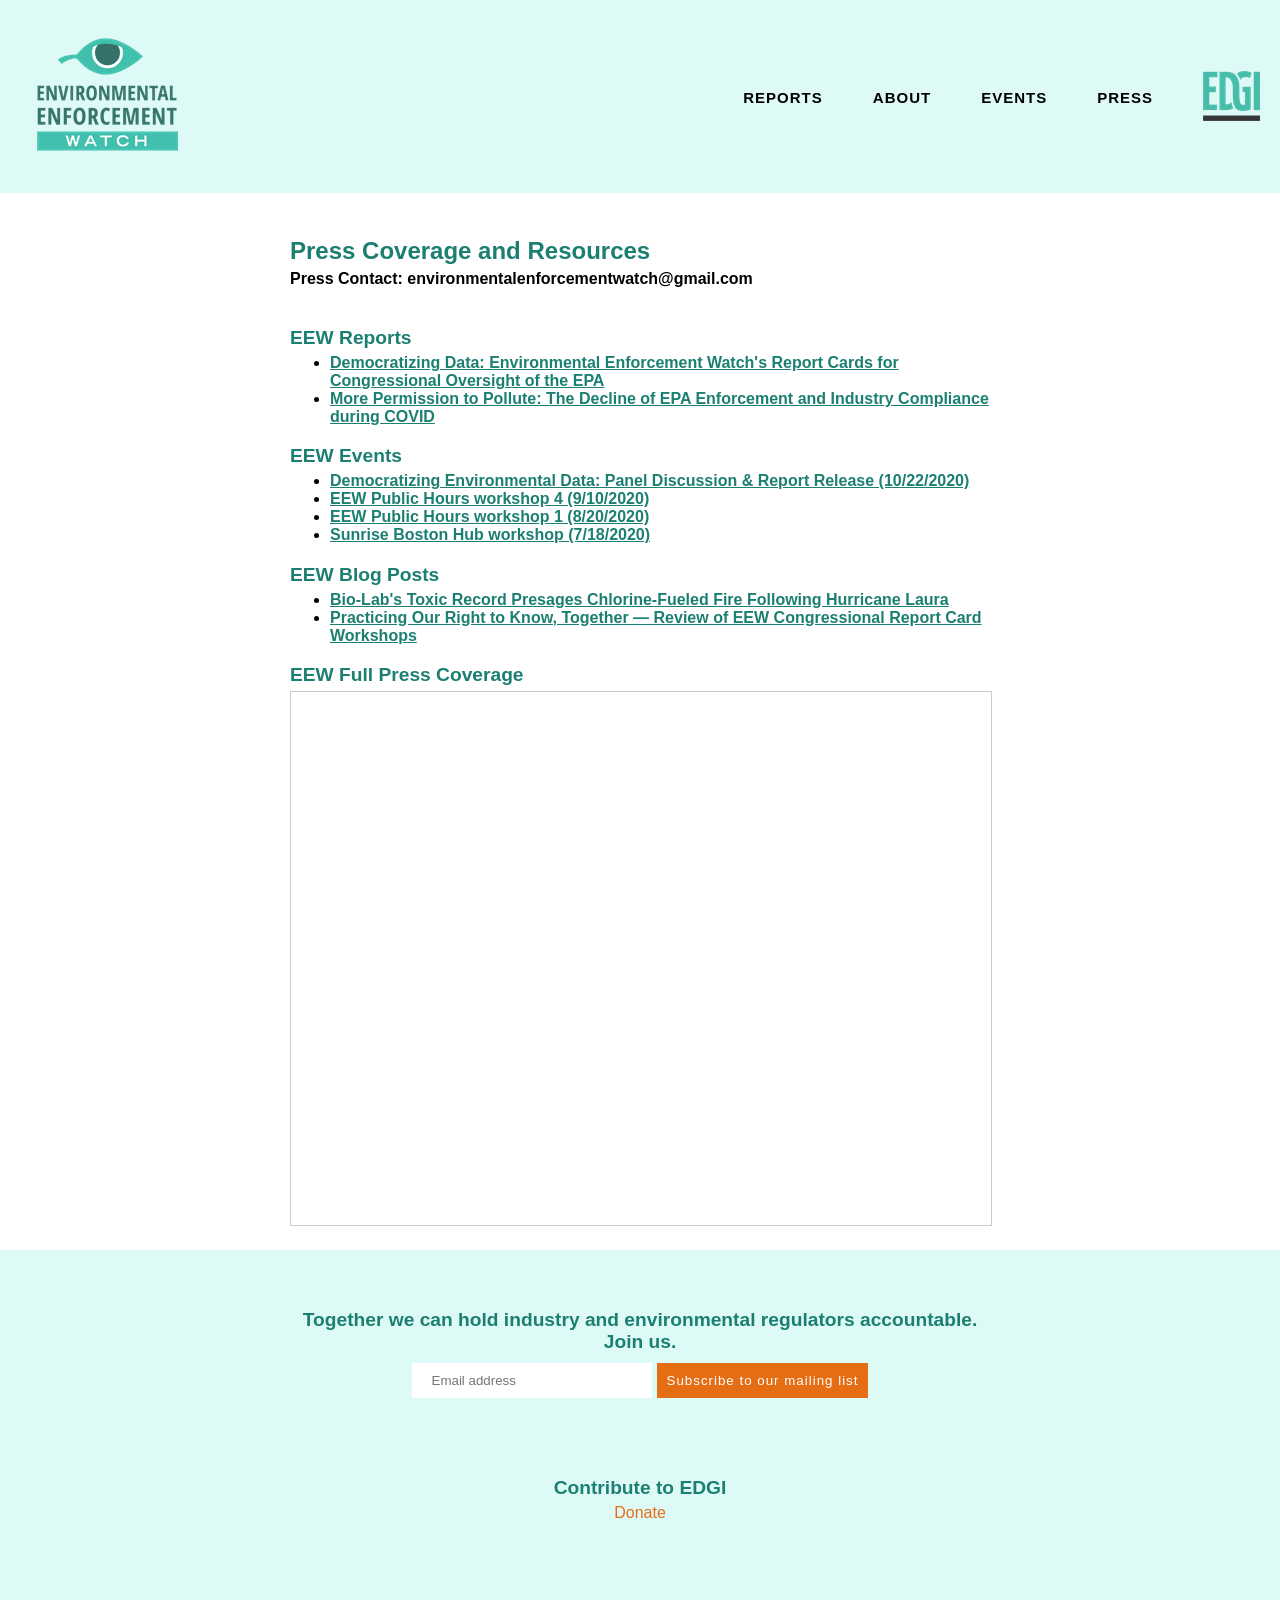
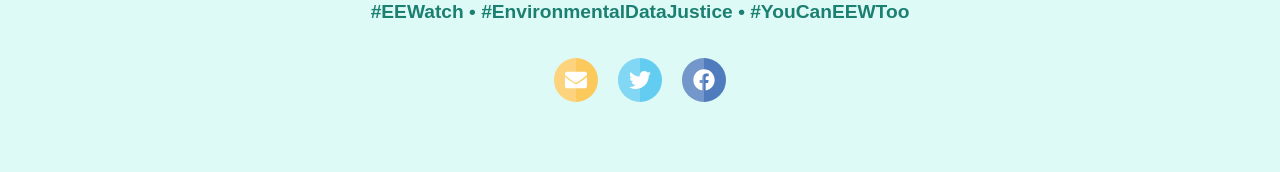
<file: press/index.html>
<!DOCTYPE html><html lang="en"><head><meta charSet="utf-8"/><meta http-equiv="x-ua-compatible" content="ie=edge"/><meta name="viewport" content="width=device-width, initial-scale=1, shrink-to-fit=no"/><style data-href="/styles.851127333c9728c1b866.css" id="gatsby-global-css">input{color:#2a2a2a;border:none}button,input{padding:1rem 2rem;margin-top:.5rem}button{display:inline-block;padding:1rem;margin-left:.5rem;border:none;background-image:none;background-color:#e56d13;color:#fff;letter-spacing:1px;transition:all .1s linear}button:hover{cursor:pointer;background:darken(#dd0505,15%)}.react-tabs{-webkit-tap-highlight-color:transparent}.react-tabs__tab-list{border-bottom:1px solid #aaa;margin:0 0 10px;padding:0}.react-tabs__tab{display:inline-block;border:1px solid transparent;border-bottom:none;bottom:-1px;position:relative;list-style:none;padding:6px 12px;cursor:pointer}.react-tabs__tab--selected{background:#fff;border-color:#aaa;color:#000;border-radius:5px 5px 0 0}.react-tabs__tab--disabled{color:GrayText;cursor:default}.react-tabs__tab:focus{box-shadow:0 0 5px #0188fe;border-color:#0188fe;outline:none}.react-tabs__tab:focus:after{content:"";position:absolute;height:5px;left:-4px;right:-4px;bottom:-5px;background:#fff}.react-tabs__tab-panel{display:none}.react-tabs__tab-panel--selected{display:block}.congress-module--container--3V65L{position:relative;display:flex;flex-flow:column wrap;width:400px;margin:20px;background-color:#fff}.congress-module--title--31VjE{font:20px sans-serif;font-weight:bolder;margin:7px;background-color:#fff}.congress-module--rep--1u4Kw{width:30px;padding:0 10px}.congress-module--chair--3QEgV,.congress-module--rep--1u4Kw{stroke:#ccc;stroke-width:2px;flex-wrap:wrap;height:50px;margin:2px;color:#fff;text-align:center;display:flex;align-items:center;justify-content:center}.congress-module--chair--3QEgV{width:158px}.congress-module--ranking--39ZAB{stroke:#ccc;stroke-width:2px;flex-wrap:wrap;width:105px;height:50px;margin:2px;color:#fff;text-align:center;display:flex;align-items:center;justify-content:center}.congress-module--repOnHover--2TgYT{outline:2px solid #55c0ad;cursor:pointer}.congress-module--viz--2b3fY{display:flex;flex-flow:row wrap;align-content:flex-start;position:relative;top:0;padding:5px;overflow:visible}.congress-module--unselectable--3vScr{-webkit-touch-callout:none;-webkit-user-select:none;-ms-user-select:none;user-select:none}.congress-module--tip--1y6zu{width:-webkit-fit-content;width:-moz-fit-content;width:fit-content;height:-webkit-fit-content;height:-moz-fit-content;height:fit-content;padding:7px;border:2px solid #55c0ad;white-space:pre-line;z-index:10;background:#fff}</style><meta name="generator" content="Gatsby 2.28.2"/><style data-styled="sdSme hCXlXO cajMKt jWVaeu jRoIXw hvUhmP ccQwRQ" data-styled-version="4.4.1">
/* sc-component-id: sc-bdVaJa */
.sdSme{display:-webkit-box;display:-webkit-flex;display:-ms-flexbox;display:flex;-webkit-box-pack:justify;-webkit-justify-content:space-between;-ms-flex-pack:justify;justify-content:space-between;-webkit-align-items:center;-webkit-box-align:center;-ms-flex-align:center;align-items:center;padding:2rem;background-color:#defaf6;} .sdSme a{color:#000000;-webkit-transition:color 0.2s ease;transition:color 0.2s ease;-webkit-text-decoration:none;text-decoration:none;} .sdSme a:hover{color:#e56d13;} .sdSme,.sdSme gray{color:#;}
/* sc-component-id: sc-bwzfXH */
@media only screen and (max-width:600px){.hCXlXO ul{-webkit-align-items:flex-end;-webkit-box-align:flex-end;-ms-flex-align:flex-end;align-items:flex-end;-webkit-flex-flow:column wrap;-ms-flex-flow:column wrap;flex-flow:column wrap;}.hCXlXO ul li{margin-bottom:1rem;}.hCXlXO .gatsby-image-wrapper{display:none !important;}} @media only screen and (min-width:600px){.hCXlXO ul{-webkit-align-items:center;-webkit-box-align:center;-ms-flex-align:center;align-items:center;}.hCXlXO li{font-size:1.3rem;}.hCXlXO li + li{margin-left:5rem;}.hCXlXO .text{display:none;}} .hCXlXO ul{display:-webkit-box;display:-webkit-flex;display:-ms-flexbox;display:flex;list-style:none;padding:0;} .hCXlXO ul li{margin-top:2px;text-transform:uppercase;font-size:1.5rem;font-weight:550;-webkit-letter-spacing:1px;-moz-letter-spacing:1px;-ms-letter-spacing:1px;letter-spacing:1px;}
/* sc-component-id: sc-htpNat */
.jWVaeu{display:-webkit-box;display:-webkit-flex;display:-ms-flexbox;display:flex;-webkit-box-pack:center;-webkit-justify-content:center;-ms-flex-pack:center;justify-content:center;-webkit-align-items:center;-webkit-box-align:center;-ms-flex-align:center;align-items:center;padding:4rem;background-color:#defaf6;-webkit-flex-flow:column;-ms-flex-flow:column;flex-flow:column;text-align:center;} .jWVaeu #contribute{padding:2rem;margin:4rem;width:400px;-webkit-flex-shrink:1;-ms-flex-negative:1;flex-shrink:1;} .jWVaeu #socials{margin:2rem;} .jWVaeu p{font-weight:700;} .jWVaeu a{color:#e56d13;-webkit-transition:color 0.2s ease;transition:color 0.2s ease;-webkit-text-decoration:none;text-decoration:none;} .jWVaeu a:hover{color:inherit;} .jWVaeu,.jWVaeu gray{color:#;}
/* sc-component-id: sc-bxivhb */
.jRoIXw{display:-webkit-box;display:-webkit-flex;display:-ms-flexbox;display:flex;-webkit-flex-flow:row nowrap;-ms-flex-flow:row nowrap;flex-flow:row nowrap;-webkit-align-items:center;-webkit-box-align:center;-ms-flex-align:center;align-items:center;-webkit-box-pack:center;-webkit-justify-content:center;-ms-flex-pack:center;justify-content:center;margin-left:auto;margin-right:auto;}
/* sc-component-id: sc-ifAKCX */
.hvUhmP{min-width:200px;display:block;color:#2a2a2a;}
/* sc-component-id: sc-global-1192994750 */
html,body,div,span,applet,object,iframe,h1,h2,h3,h4,h5,h6,p,blockquote,pre,a,abbr,acronym,address,big,cite,code,del,dfn,em,img,ins,kbd,q,s,samp,small,strike,strong,sub,sup,tt,var,b,u,i,center,dl,dt,dd,ol,ul,li,fieldset,form,label,legend,table,caption,tbody,tfoot,thead,tr,th,td,article,aside,canvas,details,embed,figure,figcaption,footer,header,hgroup,menu,nav,output,ruby,section,summary,time,mark,audio,video{margin:0;border:0;font-size:100%;vertical-align:baseline;} h1{font-size:150%;font-weight:bold;color:#1B7F71;padding-bottom:0.5rem;padding-top:1em;} h2{font-size:120%;font-weight:bold;color:#1B7F71;padding-bottom:0.5rem;padding-top:1em;} h3{font-size:110%;font-weight:bold;color:#1B7F71;padding-bottom:0.5rem;padding-top:1em;} article,aside,details,figcaption,figure,footer,header,hgroup,menu,nav,section{display:block;} html{font-size:62.5%;} body{font-family:-apple-system,BlinkMacSystemFont,"Segoe UI",Helvetica,Arial,sans-serif,"Apple Color Emoji","Segoe UI Emoji","Segoe UI Symbol";font-size:1.6rem;color:#000;background-color:white;-webkit-text-size-adjust:100%;-webkit-font-smoothing:antialiased;-moz-osx-font-smoothing:grayscale;text-rendering:optimizeLegibility;-webkit-font-feature-settings:"pnum";font-feature-settings:"pnum";font-variant-numeric:proportional-nums;} blockquote,q{quotes:none;} blockquote:before,blockquote:after,q:before,q:after{content:'';content:none;} table{border-collapse:collapse;border-spacing:0;} a{color:#1B7F71;} pre{display:block;padding:2rem;margin-top:4rem;overflow:auto;font-size:85%;line-height:1.45;border-radius:5px;color:#e56d13;border:1px solid #ddd;font-family:"SFMono-Regular",Consolas,"Liberation Mono",Menlo,Courier,monospace;} video{max-width:100%;} p{margin-bottom:2rem;} big{font-size:150%;font-weight:bold;color:#e56d13;}
/* sc-component-id: sc-EHOje */
.cajMKt{padding:2rem 4rem;max-width:700px;margin-left:auto;margin-right:auto;}
/* sc-component-id: sc-bZQynM */
@media only screen and (max-width:600px){.ccQwRQ .react-tabs__tab{width:50px;}} @media only screen and (min-width:600px){.ccQwRQ .react-tabs__tab{-webkit-flex:1 1 auto;-ms-flex:1 1 auto;flex:1 1 auto;max-width:100px;}} .ccQwRQ .react-tabs__tab-list{display:-webkit-box;display:-webkit-flex;display:-ms-flexbox;display:flex;-webkit-box-pack:justify;-webkit-justify-content:space-between;-ms-flex-pack:justify;justify-content:space-between;margin:0;} .ccQwRQ li figure{position:relative;top:50%;-webkit-transform:translateY(-50%);-ms-transform:translateY(-50%);transform:translateY(-50%);} .ccQwRQ .react-tabs__tab--selected{background-color:#defaf6;} .ccQwRQ .react-tabs__tab-panel{background-color:#defaf6;border:1px solid #aaa;border-top:none;padding:1.5rem 2rem;} .ccQwRQ .react-tabs__tab-panel p{margin-bottom:0;}</style><title data-react-helmet="true">Environmental Enforcement Watch: Press Coverage and Resources</title><link data-react-helmet="true" rel="canonical" href="https://environmentalenforcementwatch.org/press/"/><link data-react-helmet="true" href="/manifest.json" rel="manifest"/><link data-react-helmet="true" href="/icons/apple-touch-icon-57x57.png" rel="apple-touch-icon" sizes="57x57"/><link data-react-helmet="true" href="/icons/apple-touch-icon-60x60.png" rel="apple-touch-icon" sizes="60x60"/><link data-react-helmet="true" href="/icons/apple-touch-icon-72x72.png" rel="apple-touch-icon" sizes="72x72"/><link data-react-helmet="true" href="/icons/apple-touch-icon-76x76.png" rel="apple-touch-icon" sizes="76x76"/><link data-react-helmet="true" href="/icons/apple-touch-icon-114x114.png" rel="apple-touch-icon" sizes="114x114"/><link data-react-helmet="true" href="/icons/apple-touch-icon-120x120.png" rel="apple-touch-icon" sizes="120x120"/><link data-react-helmet="true" href="/icons/apple-touch-icon-144x144.png" rel="apple-touch-icon" sizes="144x144"/><link data-react-helmet="true" href="/icons/apple-touch-icon-152x152.png" rel="apple-touch-icon" sizes="152x152"/><link data-react-helmet="true" href="/icons/apple-touch-icon-167x167.png" rel="apple-touch-icon" sizes="167x167"/><link data-react-helmet="true" href="/icons/apple-touch-icon-180x180.png" rel="icon" sizes="180x180" type="image/png"/><link data-react-helmet="true" href="/icons/favicon-32x32.png" rel="icon" sizes="32x32" type="image/png"/><link data-react-helmet="true" href="/icons/favicon-16x16.png" rel="icon" sizes="16x16" type="image/png"/><link data-react-helmet="true" rel="shortcut icon" type="image/x-icon" href="favicon.ico"/><meta data-react-helmet="true" content="IE=edge" http-equiv="X-UA-Compatible"/><meta data-react-helmet="true" content="width=device-width,initial-scale=1.0,user-scalable=yes" name="viewport"/><meta data-react-helmet="true" content="Environmental Enforcement Watch" name="apple-mobile-web-app-title"/><meta data-react-helmet="true" content="Environmental Enforcement Watch: Press Coverage and Resources" property="og:title"/><meta data-react-helmet="true" content="Environmental Enforcement Watch: Press Coverage and Resources" name="twitter:title"/><meta data-react-helmet="true" content="Practicing our right to know, together." name="description"/><meta data-react-helmet="true" content="Practicing our right to know, together." property="og:description"/><meta data-react-helmet="true" content="Practicing our right to know, together." name="twitter:description"/><meta data-react-helmet="true" content="yes" name="apple-mobile-web-app-capable"/><meta data-react-helmet="true" content="black-translucent" name="apple-mobile-web-app-status-bar-style"/><meta data-react-helmet="true" content="#000" name="theme-color"/><meta data-react-helmet="true" content="Environmental Enforcement Watch" name="application-name"/><meta data-react-helmet="true" content="website" property="og:type"/><meta data-react-helmet="true" content="Environmental Enforcement Watch" property="og:site_name"/><meta data-react-helmet="true" content="summary_large_image" name="twitter:card"/><meta data-react-helmet="true" content="@EEW_Network" name="twitter:site"/><meta data-react-helmet="true" content="@EEW_Network" name="twitter:creator"/><meta data-react-helmet="true" content="Environmental Enforcement Watch: Press Coverage and Resources" name="twitter:text:title"/><meta data-react-helmet="true" content="https://environmentalenforcementwatch.org/press/" property="og:url"/><meta data-react-helmet="true" content="https://environmentalenforcementwatch.org/press/" name="twitter:url"/><meta data-react-helmet="true" content="https://environmentalenforcementwatch.org/social.png" property="og:image"/><meta data-react-helmet="true" content="1024" property="og:image:width"/><meta data-react-helmet="true" content="512" property="og:image:height"/><meta data-react-helmet="true" content="https://environmentalenforcementwatch.org/social.png" name="twitter:image"/><meta data-react-helmet="true" content="1024" name="twitter:image:width"/><meta data-react-helmet="true" content="512" name="twitter:image:height"/><meta data-react-helmet="true" content="https://environmentalenforcementwatch.org/social.png" property="og:image"/><meta data-react-helmet="true" content="1024" property="og:image:width"/><meta data-react-helmet="true" content="512" property="og:image:height"/><meta data-react-helmet="true" content="#000" name="msapplication-TileColor"/><meta data-react-helmet="true" content="/icons/mstile-70x70.png" name="msapplication-square70x70"/><meta data-react-helmet="true" content="/icons/mstile-144x144.png" name="msapplication-square144x144"/><meta data-react-helmet="true" content="/icons/mstile-150x150.png" name="msapplication-square150x150"/><meta data-react-helmet="true" content="/icons/mstile-310x150.png" name="msapplication-wide310x150"/><meta data-react-helmet="true" content="/icons/mstile-310x310.png" name="msapplication-square310x310"/><script data-react-helmet="true" type="application/ld+json">[{"@context":"http://schema.org","@type":"WebSite","url":"https://environmentalenforcementwatch.org/press/","name":"Environmental Enforcement Watch","alternateName":"Environmental Enforcement Watch"}]</script><script data-react-helmet="true" src="https://secure.actblue.com/cf/assets/actblue.js" async=""></script><script data-react-helmet="true" type="application/ld+json">[{"@context":"http://schema.org","@type":"WebSite","url":"https://environmentalenforcementwatch.org/press/","name":"Press Coverage and Resources","alternateName":"Environmental Enforcement Watch: Press Coverage and Resources"},{"@context":"http://schema.org","@type":"BreadcrumbList","itemListElement":[{"@type":"ListItem","position":1,"item":{"@id":"https://environmentalenforcementwatch.org","name":"Environmental Enforcement Watch"}},{"@type":"ListItem","position":2,"item":{"@id":"https://environmentalenforcementwatch.org/press/","name":"Press Coverage and Resources"}}]}]</script><script data-react-helmet="true" async="" src="https://www.googletagmanager.com/gtag/js?id=G-S89JKXR1BK"></script><script data-react-helmet="true">
        window.dataLayer = window.dataLayer || [];
        function gtag(){dataLayer.push(arguments);}
        gtag('js', new Date());
        gtag('config', "G-S89JKXR1BK");
      </script><link rel="icon" href="/favicon-32x32.png?v=211f6b0160bab61b70bb893449cc301e" type="image/png"/><link rel="manifest" href="/manifest.webmanifest" crossorigin="use-credentials"/><meta name="theme-color" content="#1B7F71"/><link rel="apple-touch-icon" sizes="48x48" href="/icons/icon-48x48.png?v=211f6b0160bab61b70bb893449cc301e"/><link rel="apple-touch-icon" sizes="72x72" href="/icons/icon-72x72.png?v=211f6b0160bab61b70bb893449cc301e"/><link rel="apple-touch-icon" sizes="96x96" href="/icons/icon-96x96.png?v=211f6b0160bab61b70bb893449cc301e"/><link rel="apple-touch-icon" sizes="144x144" href="/icons/icon-144x144.png?v=211f6b0160bab61b70bb893449cc301e"/><link rel="apple-touch-icon" sizes="192x192" href="/icons/icon-192x192.png?v=211f6b0160bab61b70bb893449cc301e"/><link rel="apple-touch-icon" sizes="256x256" href="/icons/icon-256x256.png?v=211f6b0160bab61b70bb893449cc301e"/><link rel="apple-touch-icon" sizes="384x384" href="/icons/icon-384x384.png?v=211f6b0160bab61b70bb893449cc301e"/><link rel="apple-touch-icon" sizes="512x512" href="/icons/icon-512x512.png?v=211f6b0160bab61b70bb893449cc301e"/><link rel="sitemap" type="application/xml" href="/sitemap.xml"/><style type="text/css">
    .anchor.before {
      position: absolute;
      top: 0;
      left: 0;
      transform: translateX(-100%);
      padding-right: 4px;
    }
    .anchor.after {
      display: inline-block;
      padding-left: 4px;
    }
    h1 .anchor svg,
    h2 .anchor svg,
    h3 .anchor svg,
    h4 .anchor svg,
    h5 .anchor svg,
    h6 .anchor svg {
      visibility: hidden;
    }
    h1:hover .anchor svg,
    h2:hover .anchor svg,
    h3:hover .anchor svg,
    h4:hover .anchor svg,
    h5:hover .anchor svg,
    h6:hover .anchor svg,
    h1 .anchor:focus svg,
    h2 .anchor:focus svg,
    h3 .anchor:focus svg,
    h4 .anchor:focus svg,
    h5 .anchor:focus svg,
    h6 .anchor:focus svg {
      visibility: visible;
    }
  </style><script>
    document.addEventListener("DOMContentLoaded", function(event) {
      var hash = window.decodeURI(location.hash.replace('#', ''))
      if (hash !== '') {
        var element = document.getElementById(hash)
        if (element) {
          var scrollTop = window.pageYOffset || document.documentElement.scrollTop || document.body.scrollTop
          var clientTop = document.documentElement.clientTop || document.body.clientTop || 0
          var offset = element.getBoundingClientRect().top + scrollTop - clientTop
          // Wait for the browser to finish rendering before scrolling.
          setTimeout((function() {
            window.scrollTo(0, offset - 0)
          }), 0)
        }
      }
    })
  </script><link as="script" rel="preload" href="/webpack-runtime-0bb987a326cf061d200b.js"/><link as="script" rel="preload" href="/framework-093277442ae50afb9478.js"/><link as="script" rel="preload" href="/app-e3657d940ddbfcd6321c.js"/><link as="script" rel="preload" href="/styles-7d4153d260c0197f0043.js"/><link as="script" rel="preload" href="/1bfc9850-0e5e1bb21ff7ce1169bc.js"/><link as="script" rel="preload" href="/4f41a045741744803247f65aff5ad1fe201cf8a1-67c18761f7e3ebc54424.js"/><link as="script" rel="preload" href="/component---src-pages-press-js-09d24c33d05b204df43a.js"/><link as="fetch" rel="preload" href="/page-data/press/page-data.json" crossorigin="anonymous"/><link as="fetch" rel="preload" href="/page-data/sq/d/1711471402.json" crossorigin="anonymous"/><link as="fetch" rel="preload" href="/page-data/sq/d/2459348571.json" crossorigin="anonymous"/><link as="fetch" rel="preload" href="/page-data/sq/d/3682878853.json" crossorigin="anonymous"/><link as="fetch" rel="preload" href="/page-data/sq/d/806416311.json" crossorigin="anonymous"/><link as="fetch" rel="preload" href="/page-data/app-data.json" crossorigin="anonymous"/></head><body><div id="___gatsby"><div style="outline:none" tabindex="-1" id="gatsby-focus-wrapper"><div><div><div><header class="sc-bdVaJa sdSme"><a href="/"><div class=" gatsby-image-wrapper" style="position:relative;overflow:hidden;display:inline-block;width:175px;height:149px"><img aria-hidden="true" src="[data-uri]" alt="EEW Logo" style="position:absolute;top:0;left:0;width:100%;height:100%;object-fit:cover;object-position:center;opacity:1;transition-delay:500ms"/><noscript><picture><source srcset="/static/bf7ebd06042a6474924e9b35fcf4d374/d4144/eew-logo.png 1x,
/static/bf7ebd06042a6474924e9b35fcf4d374/90171/eew-logo.png 1.5x,
/static/bf7ebd06042a6474924e9b35fcf4d374/a5370/eew-logo.png 2x" /><img loading="lazy" width="175" height="149" srcset="/static/bf7ebd06042a6474924e9b35fcf4d374/d4144/eew-logo.png 1x,
/static/bf7ebd06042a6474924e9b35fcf4d374/90171/eew-logo.png 1.5x,
/static/bf7ebd06042a6474924e9b35fcf4d374/a5370/eew-logo.png 2x" src="/static/bf7ebd06042a6474924e9b35fcf4d374/d4144/eew-logo.png" alt="EEW Logo" style="position:absolute;top:0;left:0;opacity:1;width:100%;height:100%;object-fit:cover;object-position:center"/></picture></noscript></div></a><nav class="sc-bwzfXH hCXlXO"><ul><li><a href="/reports">Reports</a></li><li><a href="/about">About</a></li><li><a href="/events">Events</a></li><li><a href="/press">Press</a></li><li><a href="https://www.envirodatagov.org"><div class="text">EDGI</div><div class=" gatsby-image-wrapper" style="position:relative;overflow:hidden;display:inline-block;width:57px;height:50px"><img aria-hidden="true" src="[data-uri]" alt="EDGI Logo" style="position:absolute;top:0;left:0;width:100%;height:100%;object-fit:cover;object-position:center;opacity:1;transition-delay:500ms"/><noscript><picture><source srcset="/static/dbe6f91a153d278e7ce0cba0571228bd/ff907/edgi-sq-logo.png 1x,
/static/dbe6f91a153d278e7ce0cba0571228bd/77150/edgi-sq-logo.png 1.5x,
/static/dbe6f91a153d278e7ce0cba0571228bd/6c838/edgi-sq-logo.png 2x" /><img loading="lazy" width="57" height="50" srcset="/static/dbe6f91a153d278e7ce0cba0571228bd/ff907/edgi-sq-logo.png 1x,
/static/dbe6f91a153d278e7ce0cba0571228bd/77150/edgi-sq-logo.png 1.5x,
/static/dbe6f91a153d278e7ce0cba0571228bd/6c838/edgi-sq-logo.png 2x" src="/static/dbe6f91a153d278e7ce0cba0571228bd/ff907/edgi-sq-logo.png" alt="EDGI Logo" style="position:absolute;top:0;left:0;opacity:1;width:100%;height:100%;object-fit:cover;object-position:center"/></picture></noscript></div></a></li></ul></nav></header></div><div class="sc-EHOje cajMKt"><h1>Press Coverage and Resources</h1><div><!--This is the main content file to edit for this page. It is embedded in src/pages/press.js-->
<p><strong>Press Contact: environmentalenforcementwatch@gmail.com</strong></p>
<!--Remove '<!--' and similar-looking closing tag below to uncomment when we have some coverage -->
<!--# Press Coverage of Congressional Committee Reports-->
<h2 id="eew-reports" style="position:relative;">EEW Reports<a href="#eew-reports" aria-label="eew reports permalink" class="anchor after"><svg aria-hidden="true" focusable="false" height="16" version="1.1" viewBox="0 0 16 16" width="16"><path fill-rule="evenodd" d="M4 9h1v1H4c-1.5 0-3-1.69-3-3.5S2.55 3 4 3h4c1.45 0 3 1.69 3 3.5 0 1.41-.91 2.72-2 3.25V8.59c.58-.45 1-1.27 1-2.09C10 5.22 8.98 4 8 4H4c-.98 0-2 1.22-2 2.5S3 9 4 9zm9-3h-1v1h1c1 0 2 1.22 2 2.5S13.98 12 13 12H9c-.98 0-2-1.22-2-2.5 0-.83.42-1.64 1-2.09V6.25c-1.09.53-2 1.84-2 3.25C6 11.31 7.55 13 9 13h4c1.45 0 3-1.69 3-3.5S14.5 6 13 6z"></path></svg></a></h2>
<ul>
<li><strong><a href="https://envirodatagov.org/?post_type=publication&#x26;p=6167&#x26;preview=true">Democratizing Data: Environmental Enforcement Watch's Report Cards for Congressional Oversight of the EPA</a></strong></li>
<li><strong><a href="https://envirodatagov.org/more-permission-to-pollute-the-decline-of-epa-enforcement-and-industry-compliance-during-covid/">More Permission to Pollute: The Decline of EPA Enforcement and Industry Compliance during COVID</a></strong> </li>
</ul>
<h2 id="eew-events" style="position:relative;">EEW Events<a href="#eew-events" aria-label="eew events permalink" class="anchor after"><svg aria-hidden="true" focusable="false" height="16" version="1.1" viewBox="0 0 16 16" width="16"><path fill-rule="evenodd" d="M4 9h1v1H4c-1.5 0-3-1.69-3-3.5S2.55 3 4 3h4c1.45 0 3 1.69 3 3.5 0 1.41-.91 2.72-2 3.25V8.59c.58-.45 1-1.27 1-2.09C10 5.22 8.98 4 8 4H4c-.98 0-2 1.22-2 2.5S3 9 4 9zm9-3h-1v1h1c1 0 2 1.22 2 2.5S13.98 12 13 12H9c-.98 0-2-1.22-2-2.5 0-.83.42-1.64 1-2.09V6.25c-1.09.53-2 1.84-2 3.25C6 11.31 7.55 13 9 13h4c1.45 0 3-1.69 3-3.5S14.5 6 13 6z"></path></svg></a></h2>
<ul>
<li><strong><a href="https://youtu.be/9Ot7uFA4ucQ">Democratizing Environmental Data: Panel Discussion &#x26; Report Release (10/22/2020)</a></strong></li>
<li><strong><a href="https://www.youtube.com/watch?v=dUV3NweSWTs&#x26;list=PLtsP3g9LafVv78TIa42xr591-4CfKMYQO&#x26;index=21&#x26;t=212s">EEW Public Hours workshop 4 (9/10/2020)</a></strong></li>
<li><strong><a href="https://www.youtube.com/watch?v=Gp1aDeXMays&#x26;list=PLtsP3g9LafVv78TIa42xr591-4CfKMYQO&#x26;index=31">EEW Public Hours workshop 1 (8/20/2020)</a></strong></li>
<li><strong><a href="https://www.youtube.com/watch?v=rCs35rmDo9c&#x26;list=PLtsP3g9LafVv78TIa42xr591-4CfKMYQO&#x26;index=49&#x26;t=1678s">Sunrise Boston Hub workshop (7/18/2020)</a></strong></li>
</ul>
<h2 id="eew-blog-posts" style="position:relative;">EEW Blog Posts<a href="#eew-blog-posts" aria-label="eew blog posts permalink" class="anchor after"><svg aria-hidden="true" focusable="false" height="16" version="1.1" viewBox="0 0 16 16" width="16"><path fill-rule="evenodd" d="M4 9h1v1H4c-1.5 0-3-1.69-3-3.5S2.55 3 4 3h4c1.45 0 3 1.69 3 3.5 0 1.41-.91 2.72-2 3.25V8.59c.58-.45 1-1.27 1-2.09C10 5.22 8.98 4 8 4H4c-.98 0-2 1.22-2 2.5S3 9 4 9zm9-3h-1v1h1c1 0 2 1.22 2 2.5S13.98 12 13 12H9c-.98 0-2-1.22-2-2.5 0-.83.42-1.64 1-2.09V6.25c-1.09.53-2 1.84-2 3.25C6 11.31 7.55 13 9 13h4c1.45 0 3-1.69 3-3.5S14.5 6 13 6z"></path></svg></a></h2>
<ul>
<li><strong><a href="https://envirodatagov.org/bio-labs-toxic-record-presages-chlorine-fueled-fire-following-hurricane-laura/">Bio-Lab's Toxic Record Presages Chlorine-Fueled Fire Following Hurricane Laura</a></strong></li>
<li><strong><a href="https://envirodatagov.org/practicing-our-right-to-know-together-review-of-eew-congressional-report-card-workshops-to-date/">Practicing Our Right to Know, Together — Review of EEW Congressional Report Card Workshops</a></strong></li>
</ul>
<h2 id="eew-full-press-coverage" style="position:relative;">EEW Full Press Coverage<a href="#eew-full-press-coverage" aria-label="eew full press coverage permalink" class="anchor after"><svg aria-hidden="true" focusable="false" height="16" version="1.1" viewBox="0 0 16 16" width="16"><path fill-rule="evenodd" d="M4 9h1v1H4c-1.5 0-3-1.69-3-3.5S2.55 3 4 3h4c1.45 0 3 1.69 3 3.5 0 1.41-.91 2.72-2 3.25V8.59c.58-.45 1-1.27 1-2.09C10 5.22 8.98 4 8 4H4c-.98 0-2 1.22-2 2.5S3 9 4 9zm9-3h-1v1h1c1 0 2 1.22 2 2.5S13.98 12 13 12H9c-.98 0-2-1.22-2-2.5 0-.83.42-1.64 1-2.09V6.25c-1.09.53-2 1.84-2 3.25C6 11.31 7.55 13 9 13h4c1.45 0 3-1.69 3-3.5S14.5 6 13 6z"></path></svg></a></h2></div><iframe title="pressCoverage" class="airtable-embed" src="https://airtable.com/embed/shrj6wbxeCrvg2yhu?backgroundColor=teal&amp;viewControls=on" frameBorder="0" width="100%" height="533" style="background:transparent;border:1px solid #ccc"></iframe></div><footer class="sc-htpNat jWVaeu"><div id="get-involved"><form><h2>Together we can hold industry and environmental regulators accountable.<br/>Join us.</h2><div class="sc-bxivhb jRoIXw"><input type="email" aria-label="Email address" name="email" placeholder="Email address" class="sc-ifAKCX hvUhmP"/><button type="submit">Subscribe to our mailing list</button></div></form></div><div id="contribute"><h2>Contribute to EDGI</h2><div data-ab-button="true" data-ab-token="MtYXR6eU4AKeV3oqqj3pdmuK" data-ab-amounts="5,10,25,50,100,250,n" data-ab-style="background-color: #4FBBA9;"><a href="https://secure.actblue.com/donate/edgi_eew">Donate</a></div></div><div id="hashtags"><h2>#EEWatch • #EnvironmentalDataJustice • #YouCanEEWToo</h2></div><div id="EDGI-logo"></div><div id="socials"><div class="css-1qq1qhc"><div class=" rcs-buttons"><button class="css-12x30ry rcs-button" aria-label="Share on Email"><svg stroke="currentColor" fill="currentColor" stroke-width="0" viewBox="0 0 512 512" height="1em" width="1em" xmlns="http://www.w3.org/2000/svg"><path d="M502.3 190.8c3.9-3.1 9.7-.2 9.7 4.7V400c0 26.5-21.5 48-48 48H48c-26.5 0-48-21.5-48-48V195.6c0-5 5.7-7.8 9.7-4.7 22.4 17.4 52.1 39.5 154.1 113.6 21.1 15.4 56.7 47.8 92.2 47.6 35.7.3 72-32.8 92.3-47.6 102-74.1 131.6-96.3 154-113.7zM256 320c23.2.4 56.6-29.2 73.4-41.4 132.7-96.3 142.8-104.7 173.4-128.7 5.8-4.5 9.2-11.5 9.2-18.9v-19c0-26.5-21.5-48-48-48H48C21.5 64 0 85.5 0 112v19c0 7.4 3.4 14.3 9.2 18.9 30.6 23.9 40.7 32.4 173.4 128.7 16.8 12.2 50.2 41.8 73.4 41.4z"></path></svg></button><button class="css-1vbh74l rcs-button" aria-label="Share on Twitter"><svg stroke="currentColor" fill="currentColor" stroke-width="0" viewBox="0 0 512 512" height="1em" width="1em" xmlns="http://www.w3.org/2000/svg"><path d="M459.37 151.716c.325 4.548.325 9.097.325 13.645 0 138.72-105.583 298.558-298.558 298.558-59.452 0-114.68-17.219-161.137-47.106 8.447.974 16.568 1.299 25.34 1.299 49.055 0 94.213-16.568 130.274-44.832-46.132-.975-84.792-31.188-98.112-72.772 6.498.974 12.995 1.624 19.818 1.624 9.421 0 18.843-1.3 27.614-3.573-48.081-9.747-84.143-51.98-84.143-102.985v-1.299c13.969 7.797 30.214 12.67 47.431 13.319-28.264-18.843-46.781-51.005-46.781-87.391 0-19.492 5.197-37.36 14.294-52.954 51.655 63.675 129.3 105.258 216.365 109.807-1.624-7.797-2.599-15.918-2.599-24.04 0-57.828 46.782-104.934 104.934-104.934 30.213 0 57.502 12.67 76.67 33.137 23.715-4.548 46.456-13.32 66.599-25.34-7.798 24.366-24.366 44.833-46.132 57.827 21.117-2.273 41.584-8.122 60.426-16.243-14.292 20.791-32.161 39.308-52.628 54.253z"></path></svg></button><button class="css-1ynib7a rcs-button" aria-label="Share on Facebook"><svg stroke="currentColor" fill="currentColor" stroke-width="0" viewBox="0 0 512 512" height="1em" width="1em" xmlns="http://www.w3.org/2000/svg"><path d="M504 256C504 119 393 8 256 8S8 119 8 256c0 123.78 90.69 226.38 209.25 245V327.69h-63V256h63v-54.64c0-62.15 37-96.48 93.67-96.48 27.14 0 55.52 4.84 55.52 4.84v61h-31.28c-30.8 0-40.41 19.12-40.41 38.73V256h68.78l-11 71.69h-57.78V501C413.31 482.38 504 379.78 504 256z"></path></svg></button></div></div></div></footer></div></div></div><div id="gatsby-announcer" style="position:absolute;top:0;width:1px;height:1px;padding:0;overflow:hidden;clip:rect(0, 0, 0, 0);white-space:nowrap;border:0" aria-live="assertive" aria-atomic="true"></div></div><script id="gatsby-script-loader">/*<![CDATA[*/window.pagePath="/press/";/*]]>*/</script><script id="gatsby-chunk-mapping">/*<![CDATA[*/window.___chunkMapping={"polyfill":["/polyfill-25b73876df0a2c080a82.js"],"app":["/app-e3657d940ddbfcd6321c.js"],"component---node-modules-gatsby-plugin-offline-app-shell-js":["/component---node-modules-gatsby-plugin-offline-app-shell-js-1019110dddd354e6e07c.js"],"component---src-pages-404-js":["/component---src-pages-404-js-476bf108261aee73250d.js"],"component---src-pages-about-js":["/component---src-pages-about-js-f5a8346987d6978b4293.js"],"component---src-pages-events-js":["/component---src-pages-events-js-4fd74c48a3d008304b6f.js"],"component---src-pages-index-js":["/component---src-pages-index-js-810624b8549603631310.js"],"component---src-pages-press-js":["/component---src-pages-press-js-09d24c33d05b204df43a.js"],"component---src-pages-reports-js":["/component---src-pages-reports-js-4f9b58ddc95a1807764b.js"]};/*]]>*/</script><script src="/polyfill-25b73876df0a2c080a82.js" nomodule=""></script><script src="/component---src-pages-press-js-09d24c33d05b204df43a.js" async=""></script><script src="/4f41a045741744803247f65aff5ad1fe201cf8a1-67c18761f7e3ebc54424.js" async=""></script><script src="/1bfc9850-0e5e1bb21ff7ce1169bc.js" async=""></script><script src="/styles-7d4153d260c0197f0043.js" async=""></script><script src="/app-e3657d940ddbfcd6321c.js" async=""></script><script src="/framework-093277442ae50afb9478.js" async=""></script><script src="/webpack-runtime-0bb987a326cf061d200b.js" async=""></script></body></html>
</file>
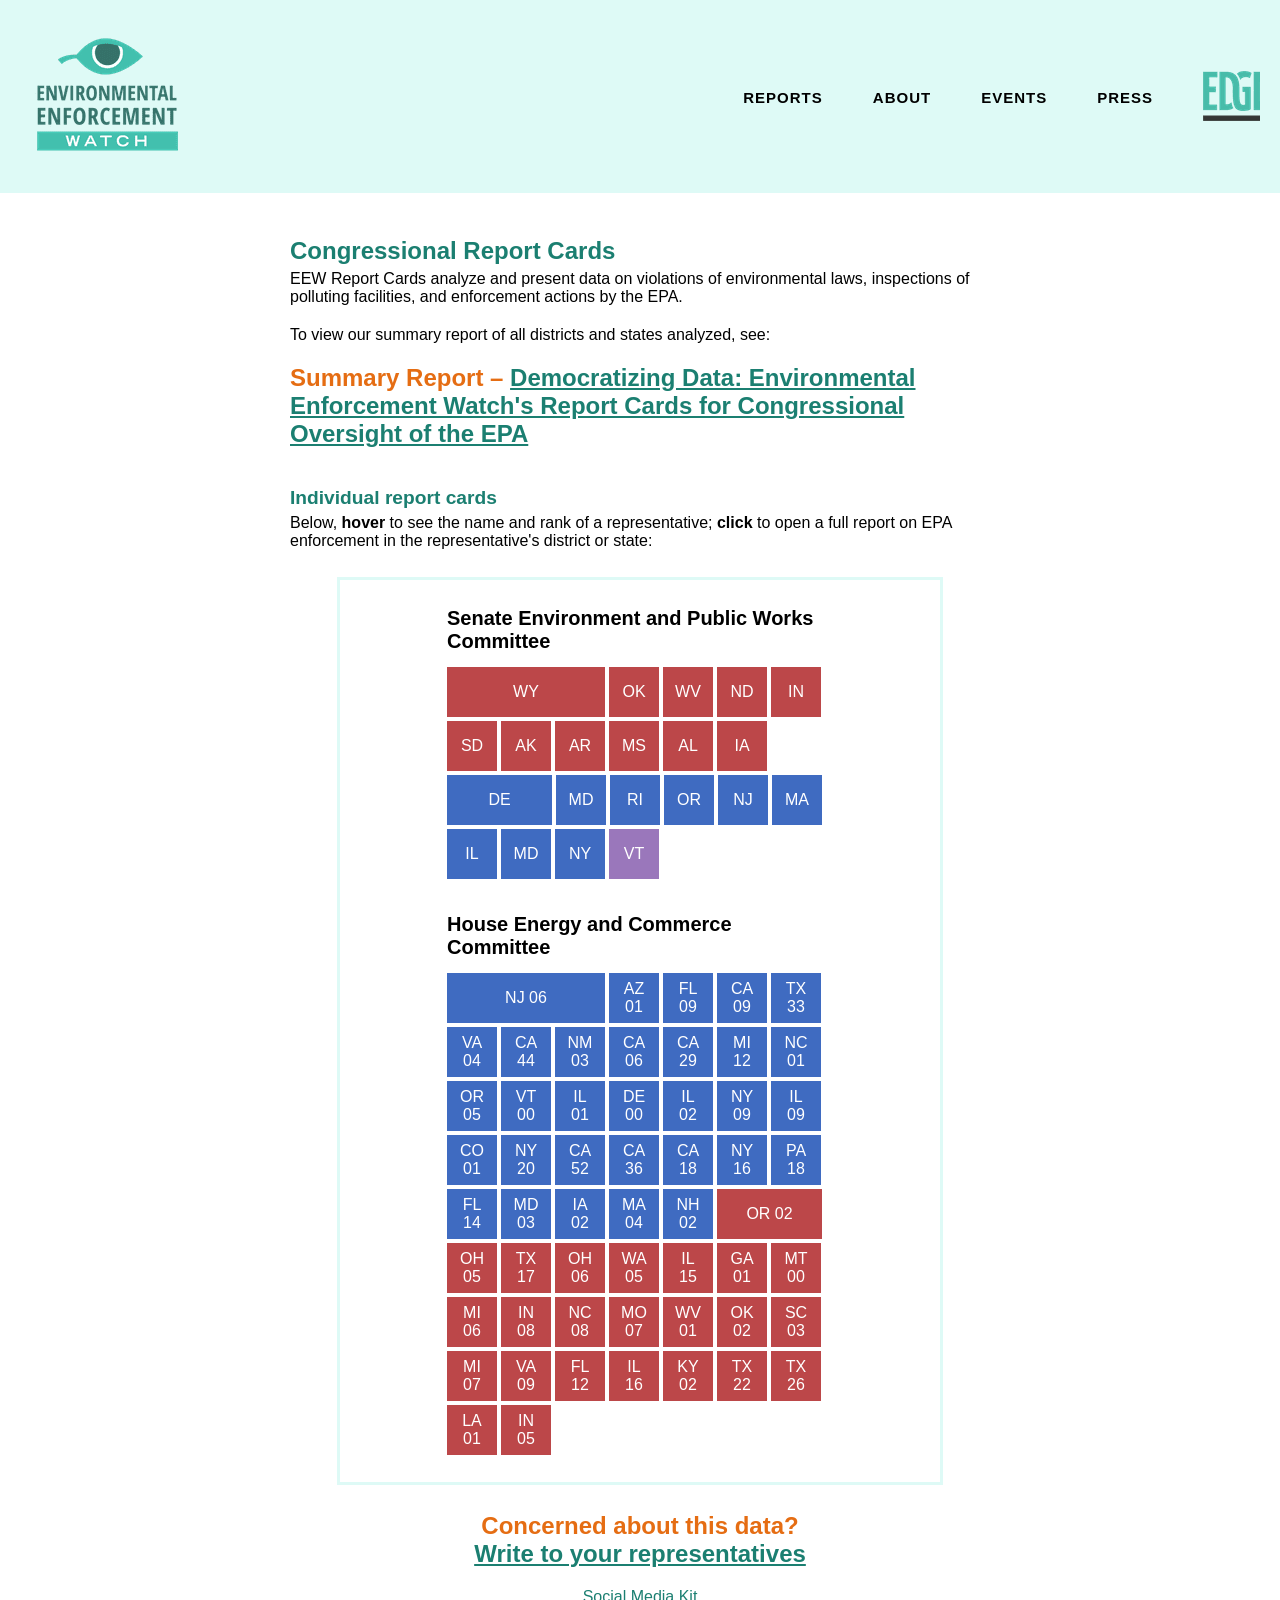
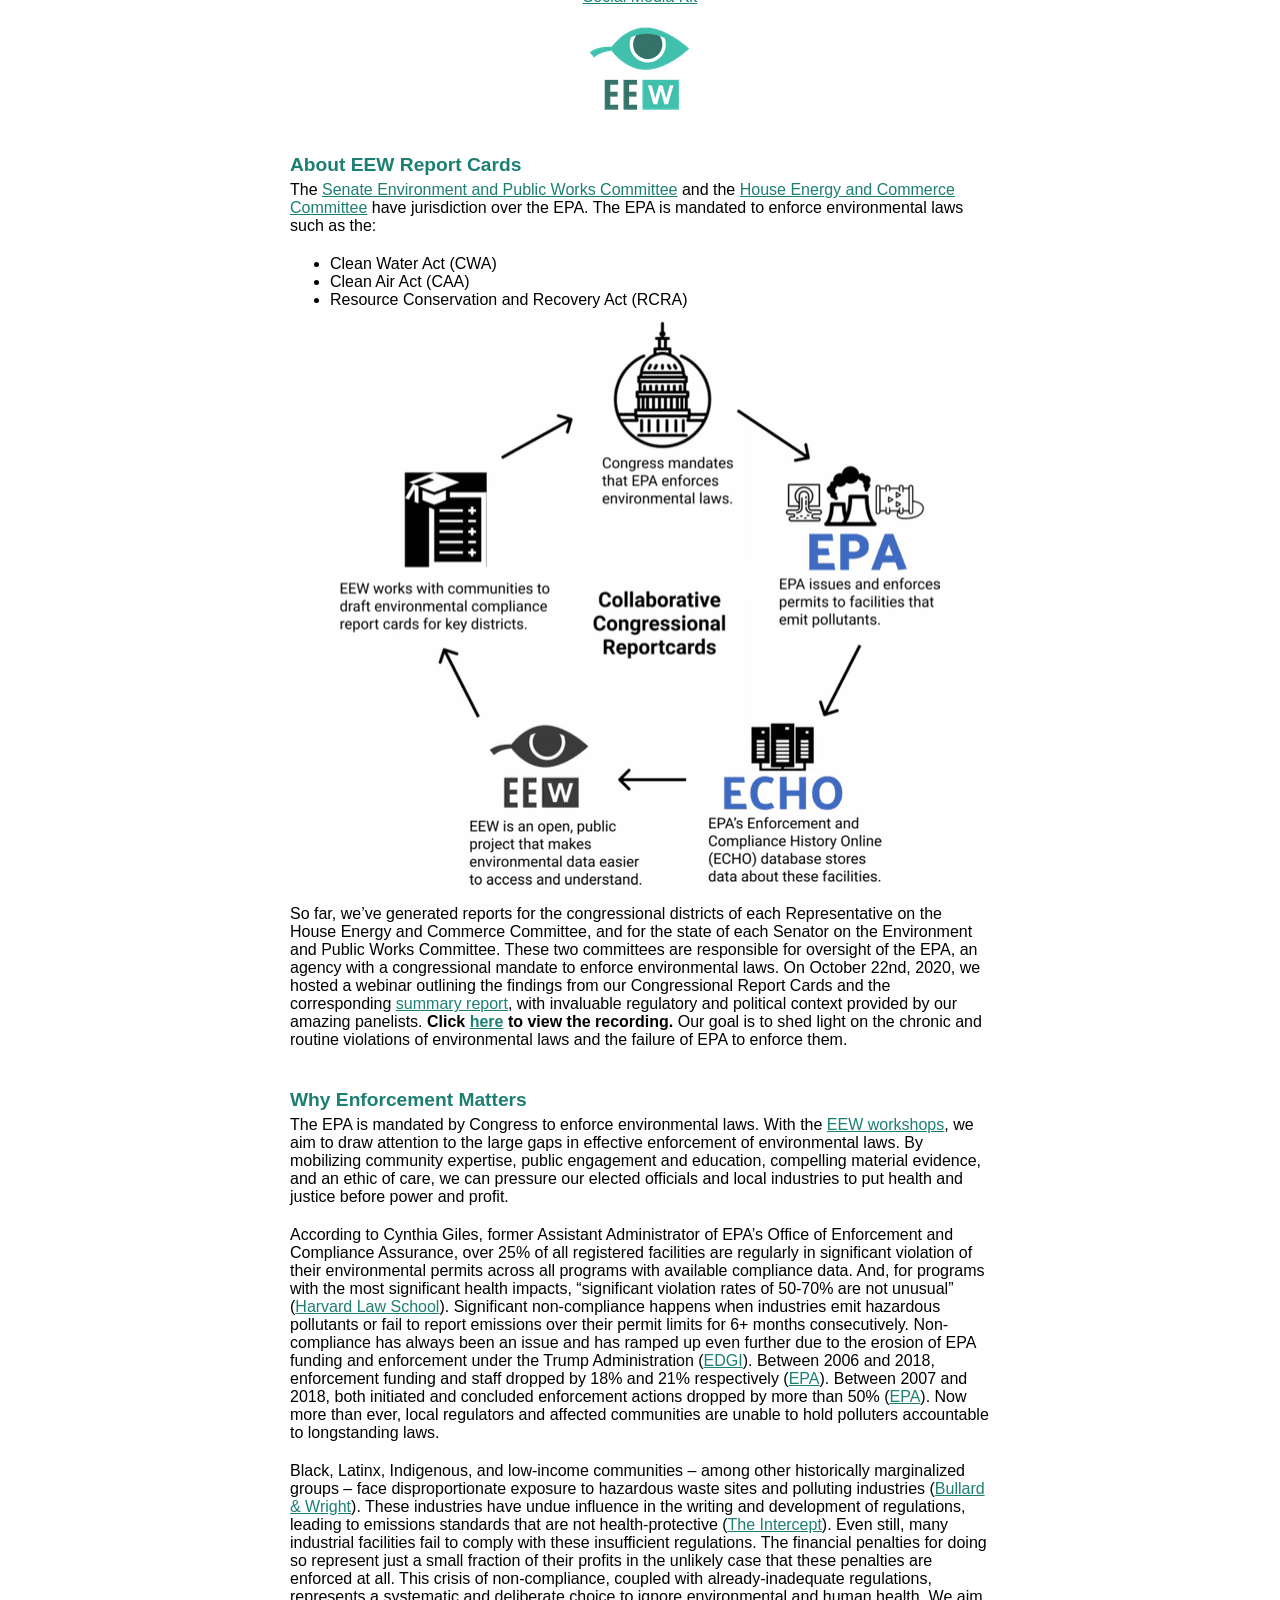
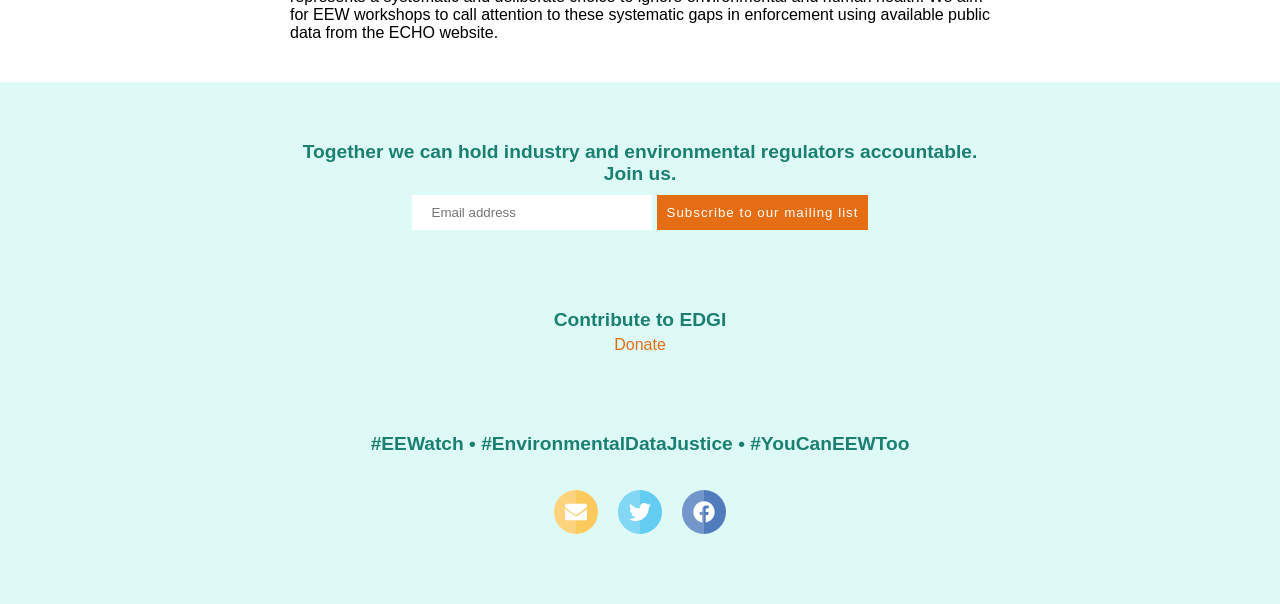
<file: reports/index.html>
<!DOCTYPE html><html lang="en"><head><meta charSet="utf-8"/><meta http-equiv="x-ua-compatible" content="ie=edge"/><meta name="viewport" content="width=device-width, initial-scale=1, shrink-to-fit=no"/><style data-href="/styles.851127333c9728c1b866.css" id="gatsby-global-css">input{color:#2a2a2a;border:none}button,input{padding:1rem 2rem;margin-top:.5rem}button{display:inline-block;padding:1rem;margin-left:.5rem;border:none;background-image:none;background-color:#e56d13;color:#fff;letter-spacing:1px;transition:all .1s linear}button:hover{cursor:pointer;background:darken(#dd0505,15%)}.react-tabs{-webkit-tap-highlight-color:transparent}.react-tabs__tab-list{border-bottom:1px solid #aaa;margin:0 0 10px;padding:0}.react-tabs__tab{display:inline-block;border:1px solid transparent;border-bottom:none;bottom:-1px;position:relative;list-style:none;padding:6px 12px;cursor:pointer}.react-tabs__tab--selected{background:#fff;border-color:#aaa;color:#000;border-radius:5px 5px 0 0}.react-tabs__tab--disabled{color:GrayText;cursor:default}.react-tabs__tab:focus{box-shadow:0 0 5px #0188fe;border-color:#0188fe;outline:none}.react-tabs__tab:focus:after{content:"";position:absolute;height:5px;left:-4px;right:-4px;bottom:-5px;background:#fff}.react-tabs__tab-panel{display:none}.react-tabs__tab-panel--selected{display:block}.congress-module--container--3V65L{position:relative;display:flex;flex-flow:column wrap;width:400px;margin:20px;background-color:#fff}.congress-module--title--31VjE{font:20px sans-serif;font-weight:bolder;margin:7px;background-color:#fff}.congress-module--rep--1u4Kw{width:30px;padding:0 10px}.congress-module--chair--3QEgV,.congress-module--rep--1u4Kw{stroke:#ccc;stroke-width:2px;flex-wrap:wrap;height:50px;margin:2px;color:#fff;text-align:center;display:flex;align-items:center;justify-content:center}.congress-module--chair--3QEgV{width:158px}.congress-module--ranking--39ZAB{stroke:#ccc;stroke-width:2px;flex-wrap:wrap;width:105px;height:50px;margin:2px;color:#fff;text-align:center;display:flex;align-items:center;justify-content:center}.congress-module--repOnHover--2TgYT{outline:2px solid #55c0ad;cursor:pointer}.congress-module--viz--2b3fY{display:flex;flex-flow:row wrap;align-content:flex-start;position:relative;top:0;padding:5px;overflow:visible}.congress-module--unselectable--3vScr{-webkit-touch-callout:none;-webkit-user-select:none;-ms-user-select:none;user-select:none}.congress-module--tip--1y6zu{width:-webkit-fit-content;width:-moz-fit-content;width:fit-content;height:-webkit-fit-content;height:-moz-fit-content;height:fit-content;padding:7px;border:2px solid #55c0ad;white-space:pre-line;z-index:10;background:#fff}</style><meta name="generator" content="Gatsby 2.28.2"/><style data-styled="sdSme hCXlXO cajMKt jWVaeu jRoIXw hvUhmP ccQwRQ ksjjhr JiDSo" data-styled-version="4.4.1">
/* sc-component-id: sc-bdVaJa */
.sdSme{display:-webkit-box;display:-webkit-flex;display:-ms-flexbox;display:flex;-webkit-box-pack:justify;-webkit-justify-content:space-between;-ms-flex-pack:justify;justify-content:space-between;-webkit-align-items:center;-webkit-box-align:center;-ms-flex-align:center;align-items:center;padding:2rem;background-color:#defaf6;} .sdSme a{color:#000000;-webkit-transition:color 0.2s ease;transition:color 0.2s ease;-webkit-text-decoration:none;text-decoration:none;} .sdSme a:hover{color:#e56d13;} .sdSme,.sdSme gray{color:#;}
/* sc-component-id: sc-bwzfXH */
@media only screen and (max-width:600px){.hCXlXO ul{-webkit-align-items:flex-end;-webkit-box-align:flex-end;-ms-flex-align:flex-end;align-items:flex-end;-webkit-flex-flow:column wrap;-ms-flex-flow:column wrap;flex-flow:column wrap;}.hCXlXO ul li{margin-bottom:1rem;}.hCXlXO .gatsby-image-wrapper{display:none !important;}} @media only screen and (min-width:600px){.hCXlXO ul{-webkit-align-items:center;-webkit-box-align:center;-ms-flex-align:center;align-items:center;}.hCXlXO li{font-size:1.3rem;}.hCXlXO li + li{margin-left:5rem;}.hCXlXO .text{display:none;}} .hCXlXO ul{display:-webkit-box;display:-webkit-flex;display:-ms-flexbox;display:flex;list-style:none;padding:0;} .hCXlXO ul li{margin-top:2px;text-transform:uppercase;font-size:1.5rem;font-weight:550;-webkit-letter-spacing:1px;-moz-letter-spacing:1px;-ms-letter-spacing:1px;letter-spacing:1px;}
/* sc-component-id: sc-htpNat */
.jWVaeu{display:-webkit-box;display:-webkit-flex;display:-ms-flexbox;display:flex;-webkit-box-pack:center;-webkit-justify-content:center;-ms-flex-pack:center;justify-content:center;-webkit-align-items:center;-webkit-box-align:center;-ms-flex-align:center;align-items:center;padding:4rem;background-color:#defaf6;-webkit-flex-flow:column;-ms-flex-flow:column;flex-flow:column;text-align:center;} .jWVaeu #contribute{padding:2rem;margin:4rem;width:400px;-webkit-flex-shrink:1;-ms-flex-negative:1;flex-shrink:1;} .jWVaeu #socials{margin:2rem;} .jWVaeu p{font-weight:700;} .jWVaeu a{color:#e56d13;-webkit-transition:color 0.2s ease;transition:color 0.2s ease;-webkit-text-decoration:none;text-decoration:none;} .jWVaeu a:hover{color:inherit;} .jWVaeu,.jWVaeu gray{color:#;}
/* sc-component-id: sc-bxivhb */
.jRoIXw{display:-webkit-box;display:-webkit-flex;display:-ms-flexbox;display:flex;-webkit-flex-flow:row nowrap;-ms-flex-flow:row nowrap;flex-flow:row nowrap;-webkit-align-items:center;-webkit-box-align:center;-ms-flex-align:center;align-items:center;-webkit-box-pack:center;-webkit-justify-content:center;-ms-flex-pack:center;justify-content:center;margin-left:auto;margin-right:auto;}
/* sc-component-id: sc-ifAKCX */
.hvUhmP{min-width:200px;display:block;color:#2a2a2a;}
/* sc-component-id: sc-global-1192994750 */
html,body,div,span,applet,object,iframe,h1,h2,h3,h4,h5,h6,p,blockquote,pre,a,abbr,acronym,address,big,cite,code,del,dfn,em,img,ins,kbd,q,s,samp,small,strike,strong,sub,sup,tt,var,b,u,i,center,dl,dt,dd,ol,ul,li,fieldset,form,label,legend,table,caption,tbody,tfoot,thead,tr,th,td,article,aside,canvas,details,embed,figure,figcaption,footer,header,hgroup,menu,nav,output,ruby,section,summary,time,mark,audio,video{margin:0;border:0;font-size:100%;vertical-align:baseline;} h1{font-size:150%;font-weight:bold;color:#1B7F71;padding-bottom:0.5rem;padding-top:1em;} h2{font-size:120%;font-weight:bold;color:#1B7F71;padding-bottom:0.5rem;padding-top:1em;} h3{font-size:110%;font-weight:bold;color:#1B7F71;padding-bottom:0.5rem;padding-top:1em;} article,aside,details,figcaption,figure,footer,header,hgroup,menu,nav,section{display:block;} html{font-size:62.5%;} body{font-family:-apple-system,BlinkMacSystemFont,"Segoe UI",Helvetica,Arial,sans-serif,"Apple Color Emoji","Segoe UI Emoji","Segoe UI Symbol";font-size:1.6rem;color:#000;background-color:white;-webkit-text-size-adjust:100%;-webkit-font-smoothing:antialiased;-moz-osx-font-smoothing:grayscale;text-rendering:optimizeLegibility;-webkit-font-feature-settings:"pnum";font-feature-settings:"pnum";font-variant-numeric:proportional-nums;} blockquote,q{quotes:none;} blockquote:before,blockquote:after,q:before,q:after{content:'';content:none;} table{border-collapse:collapse;border-spacing:0;} a{color:#1B7F71;} pre{display:block;padding:2rem;margin-top:4rem;overflow:auto;font-size:85%;line-height:1.45;border-radius:5px;color:#e56d13;border:1px solid #ddd;font-family:"SFMono-Regular",Consolas,"Liberation Mono",Menlo,Courier,monospace;} video{max-width:100%;} p{margin-bottom:2rem;} big{font-size:150%;font-weight:bold;color:#e56d13;}
/* sc-component-id: sc-EHOje */
.cajMKt{padding:2rem 4rem;max-width:700px;margin-left:auto;margin-right:auto;}
/* sc-component-id: sc-bZQynM */
@media only screen and (max-width:600px){.ccQwRQ .react-tabs__tab{width:50px;}} @media only screen and (min-width:600px){.ccQwRQ .react-tabs__tab{-webkit-flex:1 1 auto;-ms-flex:1 1 auto;flex:1 1 auto;max-width:100px;}} .ccQwRQ .react-tabs__tab-list{display:-webkit-box;display:-webkit-flex;display:-ms-flexbox;display:flex;-webkit-box-pack:justify;-webkit-justify-content:space-between;-ms-flex-pack:justify;justify-content:space-between;margin:0;} .ccQwRQ li figure{position:relative;top:50%;-webkit-transform:translateY(-50%);-ms-transform:translateY(-50%);transform:translateY(-50%);} .ccQwRQ .react-tabs__tab--selected{background-color:#defaf6;} .ccQwRQ .react-tabs__tab-panel{background-color:#defaf6;border:1px solid #aaa;border-top:none;padding:1.5rem 2rem;} .ccQwRQ .react-tabs__tab-panel p{margin-bottom:0;}
/* sc-component-id: sc-gzVnrw */
.ksjjhr{margin:3rem auto;max-width:600px;display:-webkit-box;display:-webkit-flex;display:-ms-flexbox;display:flex;-webkit-align-items:center;-webkit-box-align:center;-ms-flex-align:center;align-items:center;-webkit-box-pack:center;-webkit-justify-content:center;-ms-flex-pack:center;justify-content:center;} @media only screen and (max-width:600px){.ksjjhr{-webkit-flex-flow:wrap;-ms-flex-flow:wrap;flex-flow:wrap;}} @media only screen and (min-width:600px){.ksjjhr{-webkit-flex-flow:nowrap;-ms-flex-flow:nowrap;flex-flow:nowrap;}}
/* sc-component-id: sc-htoDjs */
.JiDSo{-webkit-flex-direction:column;-ms-flex-direction:column;flex-direction:column;-webkit-box-pack:center;-webkit-justify-content:center;-ms-flex-pack:center;justify-content:center;}</style><title data-react-helmet="true">Environmental Enforcement Watch: Congressional Report Cards</title><link data-react-helmet="true" rel="canonical" href="https://environmentalenforcementwatch.org/reports/"/><link data-react-helmet="true" href="/manifest.json" rel="manifest"/><link data-react-helmet="true" href="/icons/apple-touch-icon-57x57.png" rel="apple-touch-icon" sizes="57x57"/><link data-react-helmet="true" href="/icons/apple-touch-icon-60x60.png" rel="apple-touch-icon" sizes="60x60"/><link data-react-helmet="true" href="/icons/apple-touch-icon-72x72.png" rel="apple-touch-icon" sizes="72x72"/><link data-react-helmet="true" href="/icons/apple-touch-icon-76x76.png" rel="apple-touch-icon" sizes="76x76"/><link data-react-helmet="true" href="/icons/apple-touch-icon-114x114.png" rel="apple-touch-icon" sizes="114x114"/><link data-react-helmet="true" href="/icons/apple-touch-icon-120x120.png" rel="apple-touch-icon" sizes="120x120"/><link data-react-helmet="true" href="/icons/apple-touch-icon-144x144.png" rel="apple-touch-icon" sizes="144x144"/><link data-react-helmet="true" href="/icons/apple-touch-icon-152x152.png" rel="apple-touch-icon" sizes="152x152"/><link data-react-helmet="true" href="/icons/apple-touch-icon-167x167.png" rel="apple-touch-icon" sizes="167x167"/><link data-react-helmet="true" href="/icons/apple-touch-icon-180x180.png" rel="icon" sizes="180x180" type="image/png"/><link data-react-helmet="true" href="/icons/favicon-32x32.png" rel="icon" sizes="32x32" type="image/png"/><link data-react-helmet="true" href="/icons/favicon-16x16.png" rel="icon" sizes="16x16" type="image/png"/><link data-react-helmet="true" rel="shortcut icon" type="image/x-icon" href="favicon.ico"/><meta data-react-helmet="true" content="IE=edge" http-equiv="X-UA-Compatible"/><meta data-react-helmet="true" content="width=device-width,initial-scale=1.0,user-scalable=yes" name="viewport"/><meta data-react-helmet="true" content="Environmental Enforcement Watch" name="apple-mobile-web-app-title"/><meta data-react-helmet="true" content="Environmental Enforcement Watch: Congressional Report Cards" property="og:title"/><meta data-react-helmet="true" content="Environmental Enforcement Watch: Congressional Report Cards" name="twitter:title"/><meta data-react-helmet="true" content="Practicing our right to know, together." name="description"/><meta data-react-helmet="true" content="Practicing our right to know, together." property="og:description"/><meta data-react-helmet="true" content="Practicing our right to know, together." name="twitter:description"/><meta data-react-helmet="true" content="yes" name="apple-mobile-web-app-capable"/><meta data-react-helmet="true" content="black-translucent" name="apple-mobile-web-app-status-bar-style"/><meta data-react-helmet="true" content="#000" name="theme-color"/><meta data-react-helmet="true" content="Environmental Enforcement Watch" name="application-name"/><meta data-react-helmet="true" content="website" property="og:type"/><meta data-react-helmet="true" content="Environmental Enforcement Watch" property="og:site_name"/><meta data-react-helmet="true" content="summary_large_image" name="twitter:card"/><meta data-react-helmet="true" content="@EEW_Network" name="twitter:site"/><meta data-react-helmet="true" content="@EEW_Network" name="twitter:creator"/><meta data-react-helmet="true" content="Environmental Enforcement Watch: Congressional Report Cards" name="twitter:text:title"/><meta data-react-helmet="true" content="https://environmentalenforcementwatch.org/reports/" property="og:url"/><meta data-react-helmet="true" content="https://environmentalenforcementwatch.org/reports/" name="twitter:url"/><meta data-react-helmet="true" content="https://environmentalenforcementwatch.org/social.png" property="og:image"/><meta data-react-helmet="true" content="1024" property="og:image:width"/><meta data-react-helmet="true" content="512" property="og:image:height"/><meta data-react-helmet="true" content="https://environmentalenforcementwatch.org/social.png" name="twitter:image"/><meta data-react-helmet="true" content="1024" name="twitter:image:width"/><meta data-react-helmet="true" content="512" name="twitter:image:height"/><meta data-react-helmet="true" content="https://environmentalenforcementwatch.org/social.png" property="og:image"/><meta data-react-helmet="true" content="1024" property="og:image:width"/><meta data-react-helmet="true" content="512" property="og:image:height"/><meta data-react-helmet="true" content="#000" name="msapplication-TileColor"/><meta data-react-helmet="true" content="/icons/mstile-70x70.png" name="msapplication-square70x70"/><meta data-react-helmet="true" content="/icons/mstile-144x144.png" name="msapplication-square144x144"/><meta data-react-helmet="true" content="/icons/mstile-150x150.png" name="msapplication-square150x150"/><meta data-react-helmet="true" content="/icons/mstile-310x150.png" name="msapplication-wide310x150"/><meta data-react-helmet="true" content="/icons/mstile-310x310.png" name="msapplication-square310x310"/><script data-react-helmet="true" type="application/ld+json">[{"@context":"http://schema.org","@type":"WebSite","url":"https://environmentalenforcementwatch.org/reports/","name":"Environmental Enforcement Watch","alternateName":"Environmental Enforcement Watch"}]</script><script data-react-helmet="true" src="https://secure.actblue.com/cf/assets/actblue.js" async=""></script><script data-react-helmet="true" type="application/ld+json">[{"@context":"http://schema.org","@type":"WebSite","url":"https://environmentalenforcementwatch.org/reports/","name":"Congressional Report Cards","alternateName":"Environmental Enforcement Watch: Congressional Report Cards"},{"@context":"http://schema.org","@type":"BreadcrumbList","itemListElement":[{"@type":"ListItem","position":1,"item":{"@id":"https://environmentalenforcementwatch.org","name":"Environmental Enforcement Watch"}},{"@type":"ListItem","position":2,"item":{"@id":"https://environmentalenforcementwatch.org/reports/","name":"Congressional Report Cards"}}]}]</script><script data-react-helmet="true" async="" src="https://www.googletagmanager.com/gtag/js?id=G-S89JKXR1BK"></script><script data-react-helmet="true">
        window.dataLayer = window.dataLayer || [];
        function gtag(){dataLayer.push(arguments);}
        gtag('js', new Date());
        gtag('config', "G-S89JKXR1BK");
      </script><link rel="icon" href="/favicon-32x32.png?v=211f6b0160bab61b70bb893449cc301e" type="image/png"/><link rel="manifest" href="/manifest.webmanifest" crossorigin="use-credentials"/><meta name="theme-color" content="#1B7F71"/><link rel="apple-touch-icon" sizes="48x48" href="/icons/icon-48x48.png?v=211f6b0160bab61b70bb893449cc301e"/><link rel="apple-touch-icon" sizes="72x72" href="/icons/icon-72x72.png?v=211f6b0160bab61b70bb893449cc301e"/><link rel="apple-touch-icon" sizes="96x96" href="/icons/icon-96x96.png?v=211f6b0160bab61b70bb893449cc301e"/><link rel="apple-touch-icon" sizes="144x144" href="/icons/icon-144x144.png?v=211f6b0160bab61b70bb893449cc301e"/><link rel="apple-touch-icon" sizes="192x192" href="/icons/icon-192x192.png?v=211f6b0160bab61b70bb893449cc301e"/><link rel="apple-touch-icon" sizes="256x256" href="/icons/icon-256x256.png?v=211f6b0160bab61b70bb893449cc301e"/><link rel="apple-touch-icon" sizes="384x384" href="/icons/icon-384x384.png?v=211f6b0160bab61b70bb893449cc301e"/><link rel="apple-touch-icon" sizes="512x512" href="/icons/icon-512x512.png?v=211f6b0160bab61b70bb893449cc301e"/><link rel="sitemap" type="application/xml" href="/sitemap.xml"/><style type="text/css">
    .anchor.before {
      position: absolute;
      top: 0;
      left: 0;
      transform: translateX(-100%);
      padding-right: 4px;
    }
    .anchor.after {
      display: inline-block;
      padding-left: 4px;
    }
    h1 .anchor svg,
    h2 .anchor svg,
    h3 .anchor svg,
    h4 .anchor svg,
    h5 .anchor svg,
    h6 .anchor svg {
      visibility: hidden;
    }
    h1:hover .anchor svg,
    h2:hover .anchor svg,
    h3:hover .anchor svg,
    h4:hover .anchor svg,
    h5:hover .anchor svg,
    h6:hover .anchor svg,
    h1 .anchor:focus svg,
    h2 .anchor:focus svg,
    h3 .anchor:focus svg,
    h4 .anchor:focus svg,
    h5 .anchor:focus svg,
    h6 .anchor:focus svg {
      visibility: visible;
    }
  </style><script>
    document.addEventListener("DOMContentLoaded", function(event) {
      var hash = window.decodeURI(location.hash.replace('#', ''))
      if (hash !== '') {
        var element = document.getElementById(hash)
        if (element) {
          var scrollTop = window.pageYOffset || document.documentElement.scrollTop || document.body.scrollTop
          var clientTop = document.documentElement.clientTop || document.body.clientTop || 0
          var offset = element.getBoundingClientRect().top + scrollTop - clientTop
          // Wait for the browser to finish rendering before scrolling.
          setTimeout((function() {
            window.scrollTo(0, offset - 0)
          }), 0)
        }
      }
    })
  </script><link as="script" rel="preload" href="/webpack-runtime-0bb987a326cf061d200b.js"/><link as="script" rel="preload" href="/framework-093277442ae50afb9478.js"/><link as="script" rel="preload" href="/app-e3657d940ddbfcd6321c.js"/><link as="script" rel="preload" href="/styles-7d4153d260c0197f0043.js"/><link as="script" rel="preload" href="/1bfc9850-0e5e1bb21ff7ce1169bc.js"/><link as="script" rel="preload" href="/4f41a045741744803247f65aff5ad1fe201cf8a1-67c18761f7e3ebc54424.js"/><link as="script" rel="preload" href="/component---src-pages-reports-js-4f9b58ddc95a1807764b.js"/><link as="fetch" rel="preload" href="/page-data/reports/page-data.json" crossorigin="anonymous"/><link as="fetch" rel="preload" href="/page-data/sq/d/1711471402.json" crossorigin="anonymous"/><link as="fetch" rel="preload" href="/page-data/sq/d/2459348571.json" crossorigin="anonymous"/><link as="fetch" rel="preload" href="/page-data/sq/d/253380206.json" crossorigin="anonymous"/><link as="fetch" rel="preload" href="/page-data/sq/d/3682878853.json" crossorigin="anonymous"/><link as="fetch" rel="preload" href="/page-data/sq/d/806416311.json" crossorigin="anonymous"/><link as="fetch" rel="preload" href="/page-data/app-data.json" crossorigin="anonymous"/></head><body><div id="___gatsby"><div style="outline:none" tabindex="-1" id="gatsby-focus-wrapper"><div><div><div><header class="sc-bdVaJa sdSme"><a href="/"><div class=" gatsby-image-wrapper" style="position:relative;overflow:hidden;display:inline-block;width:175px;height:149px"><img aria-hidden="true" src="[data-uri]" alt="EEW Logo" style="position:absolute;top:0;left:0;width:100%;height:100%;object-fit:cover;object-position:center;opacity:1;transition-delay:500ms"/><noscript><picture><source srcset="/static/bf7ebd06042a6474924e9b35fcf4d374/d4144/eew-logo.png 1x,
/static/bf7ebd06042a6474924e9b35fcf4d374/90171/eew-logo.png 1.5x,
/static/bf7ebd06042a6474924e9b35fcf4d374/a5370/eew-logo.png 2x" /><img loading="lazy" width="175" height="149" srcset="/static/bf7ebd06042a6474924e9b35fcf4d374/d4144/eew-logo.png 1x,
/static/bf7ebd06042a6474924e9b35fcf4d374/90171/eew-logo.png 1.5x,
/static/bf7ebd06042a6474924e9b35fcf4d374/a5370/eew-logo.png 2x" src="/static/bf7ebd06042a6474924e9b35fcf4d374/d4144/eew-logo.png" alt="EEW Logo" style="position:absolute;top:0;left:0;opacity:1;width:100%;height:100%;object-fit:cover;object-position:center"/></picture></noscript></div></a><nav class="sc-bwzfXH hCXlXO"><ul><li><a href="/reports">Reports</a></li><li><a href="/about">About</a></li><li><a href="/events">Events</a></li><li><a href="/press">Press</a></li><li><a href="https://www.envirodatagov.org"><div class="text">EDGI</div><div class=" gatsby-image-wrapper" style="position:relative;overflow:hidden;display:inline-block;width:57px;height:50px"><img aria-hidden="true" src="[data-uri]" alt="EDGI Logo" style="position:absolute;top:0;left:0;width:100%;height:100%;object-fit:cover;object-position:center;opacity:1;transition-delay:500ms"/><noscript><picture><source srcset="/static/dbe6f91a153d278e7ce0cba0571228bd/ff907/edgi-sq-logo.png 1x,
/static/dbe6f91a153d278e7ce0cba0571228bd/77150/edgi-sq-logo.png 1.5x,
/static/dbe6f91a153d278e7ce0cba0571228bd/6c838/edgi-sq-logo.png 2x" /><img loading="lazy" width="57" height="50" srcset="/static/dbe6f91a153d278e7ce0cba0571228bd/ff907/edgi-sq-logo.png 1x,
/static/dbe6f91a153d278e7ce0cba0571228bd/77150/edgi-sq-logo.png 1.5x,
/static/dbe6f91a153d278e7ce0cba0571228bd/6c838/edgi-sq-logo.png 2x" src="/static/dbe6f91a153d278e7ce0cba0571228bd/ff907/edgi-sq-logo.png" alt="EDGI Logo" style="position:absolute;top:0;left:0;opacity:1;width:100%;height:100%;object-fit:cover;object-position:center"/></picture></noscript></div></a></li></ul></nav></header></div><div class="sc-EHOje cajMKt"><h1>Congressional Report Cards</h1><div><!--This snippet goes above the main content in `reports-content.md` in this folder-->
<p>EEW Report Cards analyze and present data on violations of environmental laws, inspections of polluting facilities, and enforcement actions by the EPA.</p>
<p>To view our summary report of all districts and states analyzed, see:</p>
<p><big>Summary Report – <a href="https://envirodatagov.org/wp-content/uploads/2020/10/Democratizing-Data-Summary-Report.pdf">Democratizing Data: Environmental Enforcement Watch's Report Cards for Congressional Oversight of the EPA</a></big></p>
<h2 id="individual-report-cards" style="position:relative;">Individual report cards<a href="#individual-report-cards" aria-label="individual report cards permalink" class="anchor after"><svg aria-hidden="true" focusable="false" height="16" version="1.1" viewBox="0 0 16 16" width="16"><path fill-rule="evenodd" d="M4 9h1v1H4c-1.5 0-3-1.69-3-3.5S2.55 3 4 3h4c1.45 0 3 1.69 3 3.5 0 1.41-.91 2.72-2 3.25V8.59c.58-.45 1-1.27 1-2.09C10 5.22 8.98 4 8 4H4c-.98 0-2 1.22-2 2.5S3 9 4 9zm9-3h-1v1h1c1 0 2 1.22 2 2.5S13.98 12 13 12H9c-.98 0-2-1.22-2-2.5 0-.83.42-1.64 1-2.09V6.25c-1.09.53-2 1.84-2 3.25C6 11.31 7.55 13 9 13h4c1.45 0 3-1.69 3-3.5S14.5 6 13 6z"></path></svg></a></h2>
<p>Below, <strong>hover</strong> to see the name and rank of a representative; <strong>click</strong> to open a full report on EPA enforcement in the representative's district or state:</p></div><div style="height:fit-content;padding:0px;background-color:white;outline:solid #defaf6" class="sc-gzVnrw ksjjhr"><div class="sc-htoDjs JiDSo"><div class="congress-module--container--3V65L"><div class="congress-module--title--31VjE">Senate Environment and Public Works Committee</div><figure class="congress-module--viz--2b3fY"></figure></div><div class="congress-module--container--3V65L"><div class="congress-module--title--31VjE">House Energy and Commerce Committee</div><figure class="congress-module--viz--2b3fY"></figure></div></div></div><div><!--this snippet is for the call to action section of the page, see reports-content.md for more information-->
<center><big>Concerned about this data?
<p><a href="https://democracy.io" target=_blank rel=noopener >Write to your representatives</a></big></center></p>
<center><a href="https://docs.google.com/document/d/112O6ZQ66Bd-DFsrsOQT-43Fg8SqRAfbrLzhzG0yR4xY/edit#" target=_blank rel=/noopener >Social Media Kit</a></center></div><center><div class=" gatsby-image-wrapper" style="position:relative;overflow:hidden;display:inline-block;width:125px;height:125px"><img aria-hidden="true" src="[data-uri]" alt="" style="position:absolute;top:0;left:0;width:100%;height:100%;object-fit:cover;object-position:center;opacity:1;transition-delay:500ms"/><noscript><picture><source srcset="/static/211f6b0160bab61b70bb893449cc301e/905ea/eew-icon-web.png 1x,
/static/211f6b0160bab61b70bb893449cc301e/f26d1/eew-icon-web.png 1.5x,
/static/211f6b0160bab61b70bb893449cc301e/1b5b9/eew-icon-web.png 2x" /><img loading="lazy" width="125" height="125" srcset="/static/211f6b0160bab61b70bb893449cc301e/905ea/eew-icon-web.png 1x,
/static/211f6b0160bab61b70bb893449cc301e/f26d1/eew-icon-web.png 1.5x,
/static/211f6b0160bab61b70bb893449cc301e/1b5b9/eew-icon-web.png 2x" src="/static/211f6b0160bab61b70bb893449cc301e/905ea/eew-icon-web.png" alt="" style="position:absolute;top:0;left:0;opacity:1;width:100%;height:100%;object-fit:cover;object-position:center"/></picture></noscript></div></center><div><!--This is the main content file to edit for this page. It is embedded in src/pages/cd-reports.js-->
<!--Content for the top of the page (above the data visualization) is in reports-top.md in this folder-->
<!--The call-to-action text between the data visualization and the EEW icon is in reports-cta.md-->
<h2 id="about-eew-report-cards" style="position:relative;">About EEW Report Cards<a href="#about-eew-report-cards" aria-label="about eew report cards permalink" class="anchor after"><svg aria-hidden="true" focusable="false" height="16" version="1.1" viewBox="0 0 16 16" width="16"><path fill-rule="evenodd" d="M4 9h1v1H4c-1.5 0-3-1.69-3-3.5S2.55 3 4 3h4c1.45 0 3 1.69 3 3.5 0 1.41-.91 2.72-2 3.25V8.59c.58-.45 1-1.27 1-2.09C10 5.22 8.98 4 8 4H4c-.98 0-2 1.22-2 2.5S3 9 4 9zm9-3h-1v1h1c1 0 2 1.22 2 2.5S13.98 12 13 12H9c-.98 0-2-1.22-2-2.5 0-.83.42-1.64 1-2.09V6.25c-1.09.53-2 1.84-2 3.25C6 11.31 7.55 13 9 13h4c1.45 0 3-1.69 3-3.5S14.5 6 13 6z"></path></svg></a></h2>
<p>The <a href="https://www.epw.senate.gov/public/" target=_blank rel=noopener >Senate Environment and Public Works Committee</a> and the <a href="https://energycommerce.house.gov/" target=_blank rel=noopener >House Energy and Commerce Committee</a> have jurisdiction over the EPA. The EPA is mandated to enforce environmental laws such as the:</p>
<ul>
<li>Clean Water Act (CWA)</li>
<li>Clean Air Act (CAA)</li>
<li>Resource Conservation and Recovery Act (RCRA)</li>
</ul>
<p><span
      class="gatsby-resp-image-wrapper"
      style="position: relative; display: block; margin-left: auto; margin-right: auto; max-width: 600px; "
    >
      <a
    class="gatsby-resp-image-link"
    href="/static/7c44752a01f4649281c85921da6b8dba/68de2/report-card-tracker.png"
    style="display: block"
    target="_blank"
    rel="noopener"
  >
    <span
    class="gatsby-resp-image-background-image"
    style="padding-bottom: 96%; position: relative; bottom: 0; left: 0; background-image: url('[data-uri]'); background-size: cover; display: block;"
  ></span>
  <img
        class="gatsby-resp-image-image"
        alt="A cycle diagram demonstrating how Congress mandates EPA, the EPA issues and enforces permits to facilities that pollute, the ECHO database stores compliance data about these facilities, EEW makes ECHO data easier to understand and EEW works with communities to make environmental compliance report cards which pushes on congress to enforce environmental enforcement through the EPA"
        title="A cycle diagram demonstrating how Congress mandates EPA, the EPA issues and enforces permits to facilities that pollute, the ECHO database stores compliance data about these facilities, EEW makes ECHO data easier to understand and EEW works with communities to make environmental compliance report cards which pushes on congress to enforce environmental enforcement through the EPA"
        src="/static/7c44752a01f4649281c85921da6b8dba/0a47e/report-card-tracker.png"
        srcset="/static/7c44752a01f4649281c85921da6b8dba/8a4e8/report-card-tracker.png 150w,
/static/7c44752a01f4649281c85921da6b8dba/5a46d/report-card-tracker.png 300w,
/static/7c44752a01f4649281c85921da6b8dba/0a47e/report-card-tracker.png 600w,
/static/7c44752a01f4649281c85921da6b8dba/68de2/report-card-tracker.png 677w"
        sizes="(max-width: 600px) 100vw, 600px"
        style="width:100%;height:100%;margin:0;vertical-align:middle;position:absolute;top:0;left:0;"
        loading="lazy"
      />
  </a>
    </span></p>
<p>So far, we’ve generated reports for the congressional districts of each Representative on the House Energy and Commerce Committee, and for the state of each Senator on the Environment and Public Works Committee. These two committees are responsible for oversight of the EPA, an agency with a congressional mandate to enforce environmental laws. On October 22nd, 2020, we hosted a webinar outlining the findings from our Congressional Report Cards and the corresponding <a href="https://envirodatagov.org/wp-content/uploads/2020/10/Democratizing-Data-Summary-Report.pdf" target=_blank rel=noopener >summary report</a>, with invaluable regulatory and political context provided by our amazing panelists. <strong>Click <a href="https://youtu.be/9Ot7uFA4ucQ" target=_blank rel=noopener >here</a> to view the recording.</strong> Our goal is to shed light on the chronic and routine violations of environmental laws and the failure of EPA to enforce them.</p>
<h2 id="why-enforcement-matters" style="position:relative;">Why Enforcement Matters<a href="#why-enforcement-matters" aria-label="why enforcement matters permalink" class="anchor after"><svg aria-hidden="true" focusable="false" height="16" version="1.1" viewBox="0 0 16 16" width="16"><path fill-rule="evenodd" d="M4 9h1v1H4c-1.5 0-3-1.69-3-3.5S2.55 3 4 3h4c1.45 0 3 1.69 3 3.5 0 1.41-.91 2.72-2 3.25V8.59c.58-.45 1-1.27 1-2.09C10 5.22 8.98 4 8 4H4c-.98 0-2 1.22-2 2.5S3 9 4 9zm9-3h-1v1h1c1 0 2 1.22 2 2.5S13.98 12 13 12H9c-.98 0-2-1.22-2-2.5 0-.83.42-1.64 1-2.09V6.25c-1.09.53-2 1.84-2 3.25C6 11.31 7.55 13 9 13h4c1.45 0 3-1.69 3-3.5S14.5 6 13 6z"></path></svg></a></h2>
<p>The EPA is mandated by Congress to enforce environmental laws. With the <a href="/events">EEW workshops</a>, we aim to draw attention to the large gaps in effective enforcement of environmental laws. By mobilizing community expertise, public engagement and education, compelling material evidence, and an ethic of care, we can pressure our elected officials and local industries to put health and justice before power and profit.</p>
<p>According to Cynthia Giles, former Assistant Administrator of EPA’s Office of Enforcement and Compliance Assurance, over 25% of all registered facilities are regularly in significant violation of their environmental permits across all programs with available compliance data. And, for programs with the most significant health impacts, “significant violation rates of 50-70% are not unusual” (<a href="http://eelp.law.harvard.edu/wp-content/uploads/Cynthia-Giles-Part-2-FINAL.pdf" target=_blank rel=noopener >Harvard Law School</a>). Significant non-compliance happens when industries emit hazardous pollutants or fail to report emissions over their permit limits for 6+ months consecutively. Non-compliance has always been an issue and has ramped up even further due to the erosion of EPA funding and enforcement under the Trump Administration (<a href="https://envirodatagov.org/publication/a-sheep-in-the-closet-the-erosion-of-enforcement-at-the-epa/" target=_blank rel=noopener >EDGI</a>). Between 2006 and 2018, enforcement funding and staff dropped by 18% and 21% respectively (<a href="https://www.epa.gov/sites/production/files/2020-04/documents/_epaoig_20200331_20-p-0131_0.pdf" target=_blank rel=noopener >EPA</a>). Between 2007 and 2018, both initiated and concluded enforcement actions dropped by more than 50% (<a href="https://www.epa.gov/sites/production/files/2020-04/documents/_epaoig_20200331_20-p-0131_0.pdf" target=_blank rel=noopener >EPA</a>). Now more than ever, local regulators and affected communities are unable to hold polluters accountable to longstanding laws. </p>
<p>Black, Latinx, Indigenous, and low-income communities – among other historically marginalized groups – face disproportionate exposure to hazardous waste sites and polluting industries (<a href="https://www.indiebound.org/book/9780896084469" target=_blank rel=noopener >Bullard &#x26; Wright</a>). These industries have undue influence in the writing and development of regulations, leading to emissions standards that are not health-protective (<a href="https://theintercept.com/2019/06/18/pfoa-pfas-teflon-epa-limit/" target=_blank rel=noopener >The Intercept</a>). Even still, many industrial facilities fail to comply with these insufficient regulations. The financial penalties for doing so represent just a small fraction of their profits in the unlikely case that these penalties are enforced at all. This crisis of non-compliance, coupled with already-inadequate regulations, represents a systematic and deliberate choice to ignore environmental and human health. We aim for EEW workshops to call attention to these systematic gaps in enforcement using available public data from the ECHO website.</p></div></div><footer class="sc-htpNat jWVaeu"><div id="get-involved"><form><h2>Together we can hold industry and environmental regulators accountable.<br/>Join us.</h2><div class="sc-bxivhb jRoIXw"><input type="email" aria-label="Email address" name="email" placeholder="Email address" class="sc-ifAKCX hvUhmP"/><button type="submit">Subscribe to our mailing list</button></div></form></div><div id="contribute"><h2>Contribute to EDGI</h2><div data-ab-button="true" data-ab-token="MtYXR6eU4AKeV3oqqj3pdmuK" data-ab-amounts="5,10,25,50,100,250,n" data-ab-style="background-color: #4FBBA9;"><a href="https://secure.actblue.com/donate/edgi_eew">Donate</a></div></div><div id="hashtags"><h2>#EEWatch • #EnvironmentalDataJustice • #YouCanEEWToo</h2></div><div id="EDGI-logo"></div><div id="socials"><div class="css-1qq1qhc"><div class=" rcs-buttons"><button class="css-12x30ry rcs-button" aria-label="Share on Email"><svg stroke="currentColor" fill="currentColor" stroke-width="0" viewBox="0 0 512 512" height="1em" width="1em" xmlns="http://www.w3.org/2000/svg"><path d="M502.3 190.8c3.9-3.1 9.7-.2 9.7 4.7V400c0 26.5-21.5 48-48 48H48c-26.5 0-48-21.5-48-48V195.6c0-5 5.7-7.8 9.7-4.7 22.4 17.4 52.1 39.5 154.1 113.6 21.1 15.4 56.7 47.8 92.2 47.6 35.7.3 72-32.8 92.3-47.6 102-74.1 131.6-96.3 154-113.7zM256 320c23.2.4 56.6-29.2 73.4-41.4 132.7-96.3 142.8-104.7 173.4-128.7 5.8-4.5 9.2-11.5 9.2-18.9v-19c0-26.5-21.5-48-48-48H48C21.5 64 0 85.5 0 112v19c0 7.4 3.4 14.3 9.2 18.9 30.6 23.9 40.7 32.4 173.4 128.7 16.8 12.2 50.2 41.8 73.4 41.4z"></path></svg></button><button class="css-1vbh74l rcs-button" aria-label="Share on Twitter"><svg stroke="currentColor" fill="currentColor" stroke-width="0" viewBox="0 0 512 512" height="1em" width="1em" xmlns="http://www.w3.org/2000/svg"><path d="M459.37 151.716c.325 4.548.325 9.097.325 13.645 0 138.72-105.583 298.558-298.558 298.558-59.452 0-114.68-17.219-161.137-47.106 8.447.974 16.568 1.299 25.34 1.299 49.055 0 94.213-16.568 130.274-44.832-46.132-.975-84.792-31.188-98.112-72.772 6.498.974 12.995 1.624 19.818 1.624 9.421 0 18.843-1.3 27.614-3.573-48.081-9.747-84.143-51.98-84.143-102.985v-1.299c13.969 7.797 30.214 12.67 47.431 13.319-28.264-18.843-46.781-51.005-46.781-87.391 0-19.492 5.197-37.36 14.294-52.954 51.655 63.675 129.3 105.258 216.365 109.807-1.624-7.797-2.599-15.918-2.599-24.04 0-57.828 46.782-104.934 104.934-104.934 30.213 0 57.502 12.67 76.67 33.137 23.715-4.548 46.456-13.32 66.599-25.34-7.798 24.366-24.366 44.833-46.132 57.827 21.117-2.273 41.584-8.122 60.426-16.243-14.292 20.791-32.161 39.308-52.628 54.253z"></path></svg></button><button class="css-1ynib7a rcs-button" aria-label="Share on Facebook"><svg stroke="currentColor" fill="currentColor" stroke-width="0" viewBox="0 0 512 512" height="1em" width="1em" xmlns="http://www.w3.org/2000/svg"><path d="M504 256C504 119 393 8 256 8S8 119 8 256c0 123.78 90.69 226.38 209.25 245V327.69h-63V256h63v-54.64c0-62.15 37-96.48 93.67-96.48 27.14 0 55.52 4.84 55.52 4.84v61h-31.28c-30.8 0-40.41 19.12-40.41 38.73V256h68.78l-11 71.69h-57.78V501C413.31 482.38 504 379.78 504 256z"></path></svg></button></div></div></div></footer></div></div></div><div id="gatsby-announcer" style="position:absolute;top:0;width:1px;height:1px;padding:0;overflow:hidden;clip:rect(0, 0, 0, 0);white-space:nowrap;border:0" aria-live="assertive" aria-atomic="true"></div></div><script id="gatsby-script-loader">/*<![CDATA[*/window.pagePath="/reports/";/*]]>*/</script><script id="gatsby-chunk-mapping">/*<![CDATA[*/window.___chunkMapping={"polyfill":["/polyfill-25b73876df0a2c080a82.js"],"app":["/app-e3657d940ddbfcd6321c.js"],"component---node-modules-gatsby-plugin-offline-app-shell-js":["/component---node-modules-gatsby-plugin-offline-app-shell-js-1019110dddd354e6e07c.js"],"component---src-pages-404-js":["/component---src-pages-404-js-476bf108261aee73250d.js"],"component---src-pages-about-js":["/component---src-pages-about-js-f5a8346987d6978b4293.js"],"component---src-pages-events-js":["/component---src-pages-events-js-4fd74c48a3d008304b6f.js"],"component---src-pages-index-js":["/component---src-pages-index-js-810624b8549603631310.js"],"component---src-pages-press-js":["/component---src-pages-press-js-09d24c33d05b204df43a.js"],"component---src-pages-reports-js":["/component---src-pages-reports-js-4f9b58ddc95a1807764b.js"]};/*]]>*/</script><script src="/polyfill-25b73876df0a2c080a82.js" nomodule=""></script><script src="/component---src-pages-reports-js-4f9b58ddc95a1807764b.js" async=""></script><script src="/4f41a045741744803247f65aff5ad1fe201cf8a1-67c18761f7e3ebc54424.js" async=""></script><script src="/1bfc9850-0e5e1bb21ff7ce1169bc.js" async=""></script><script src="/styles-7d4153d260c0197f0043.js" async=""></script><script src="/app-e3657d940ddbfcd6321c.js" async=""></script><script src="/framework-093277442ae50afb9478.js" async=""></script><script src="/webpack-runtime-0bb987a326cf061d200b.js" async=""></script></body></html>
</file>
